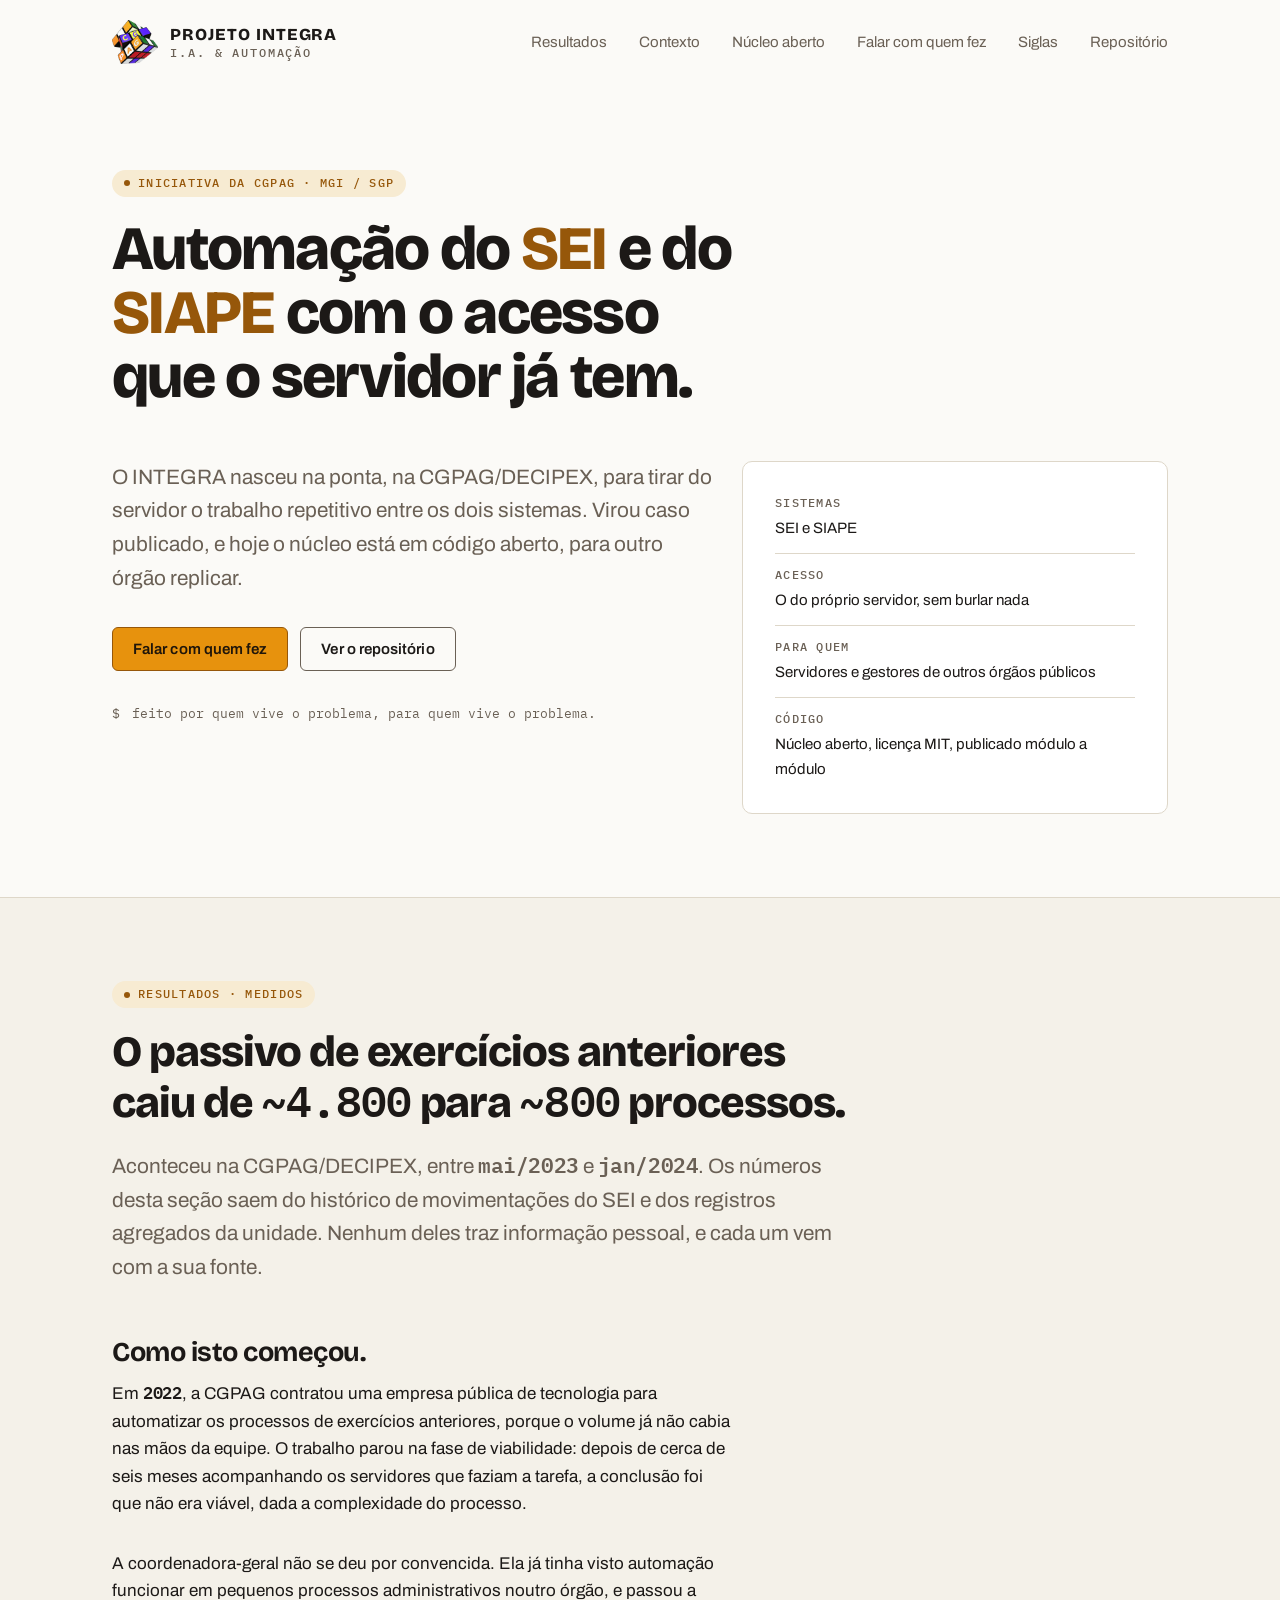
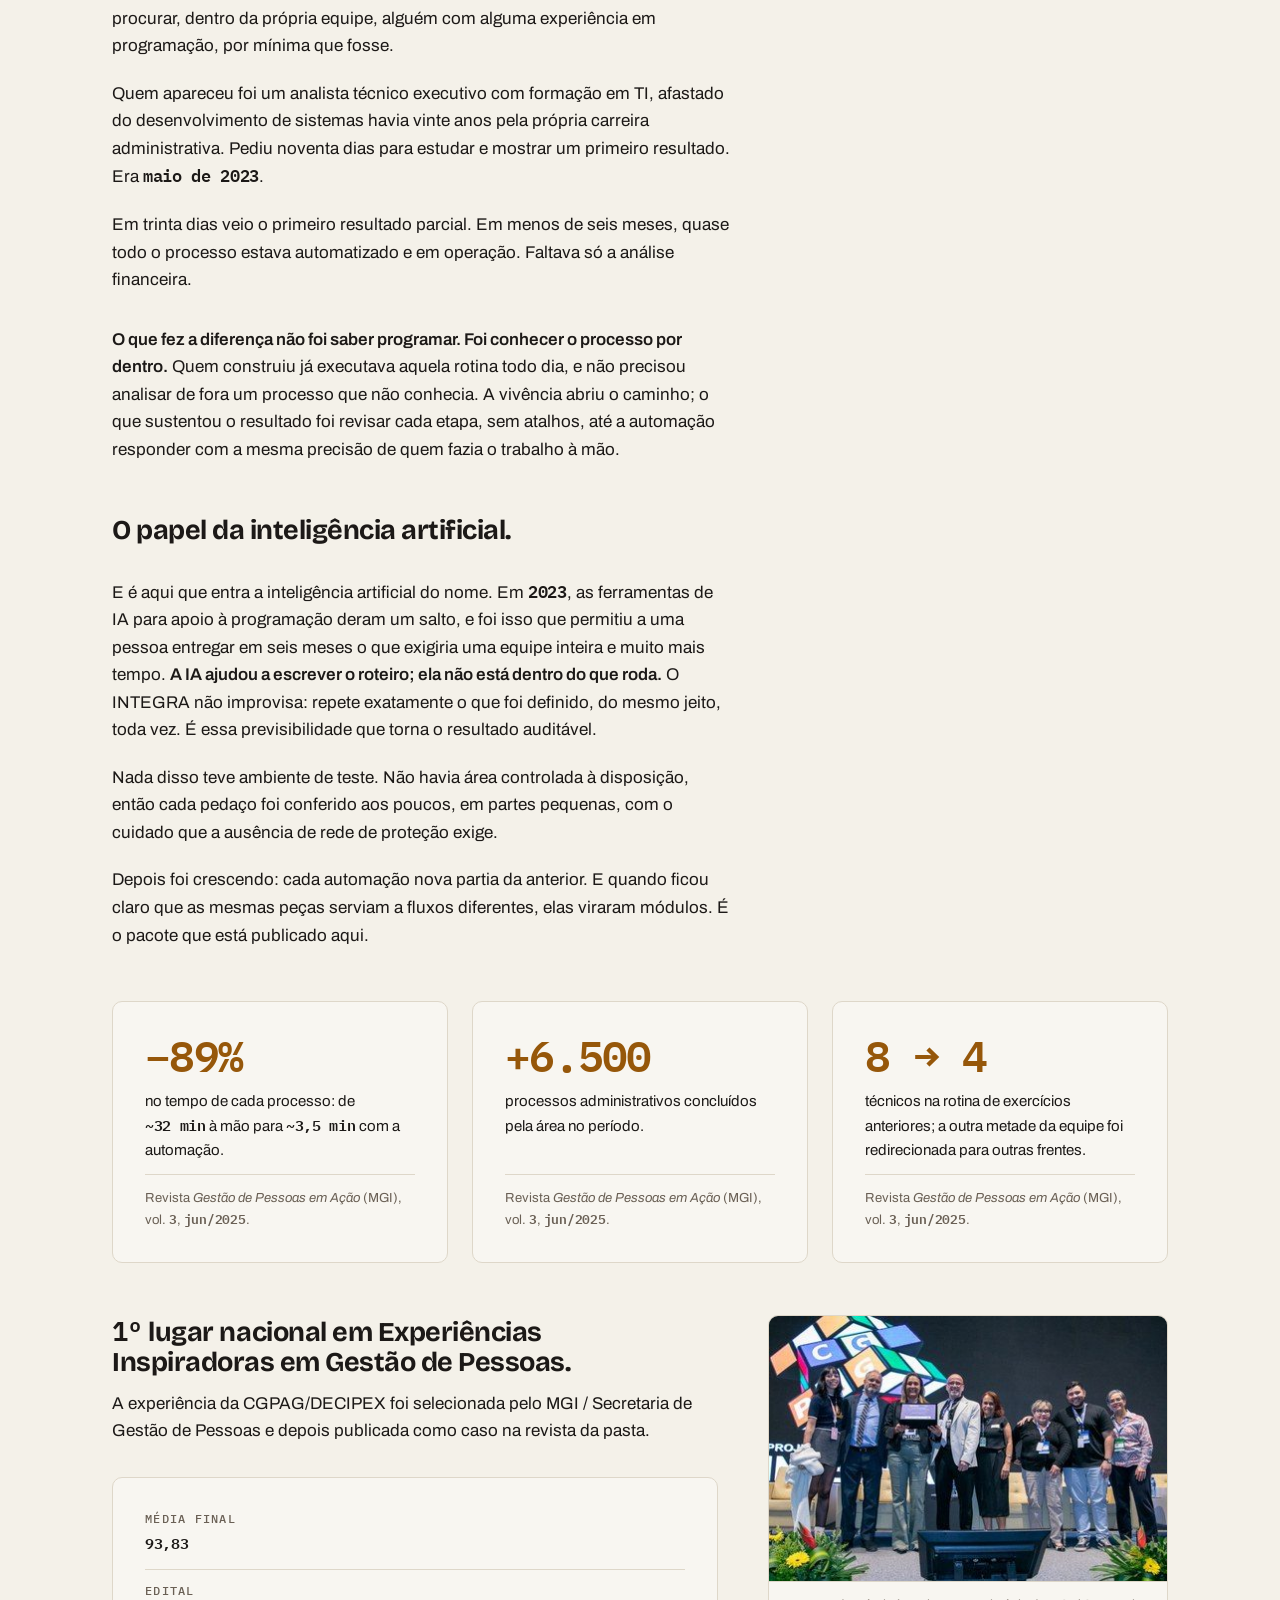
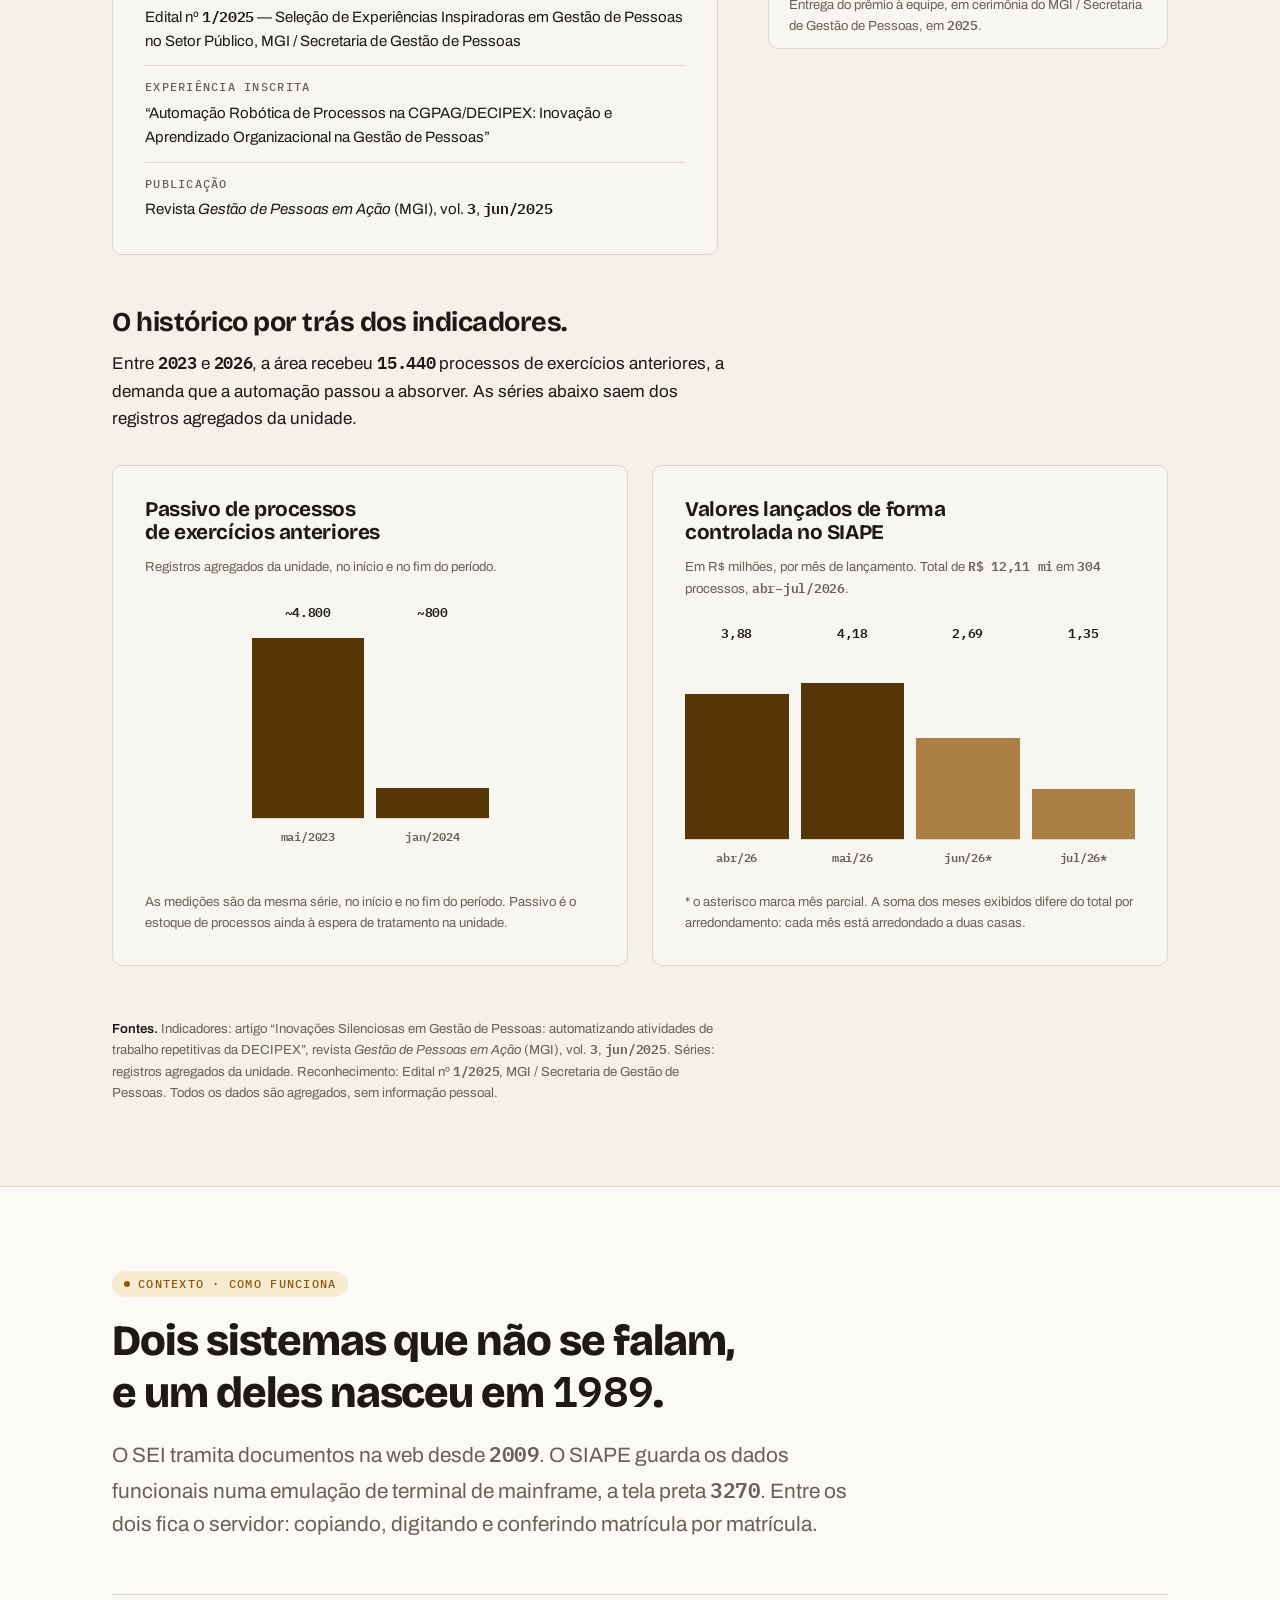
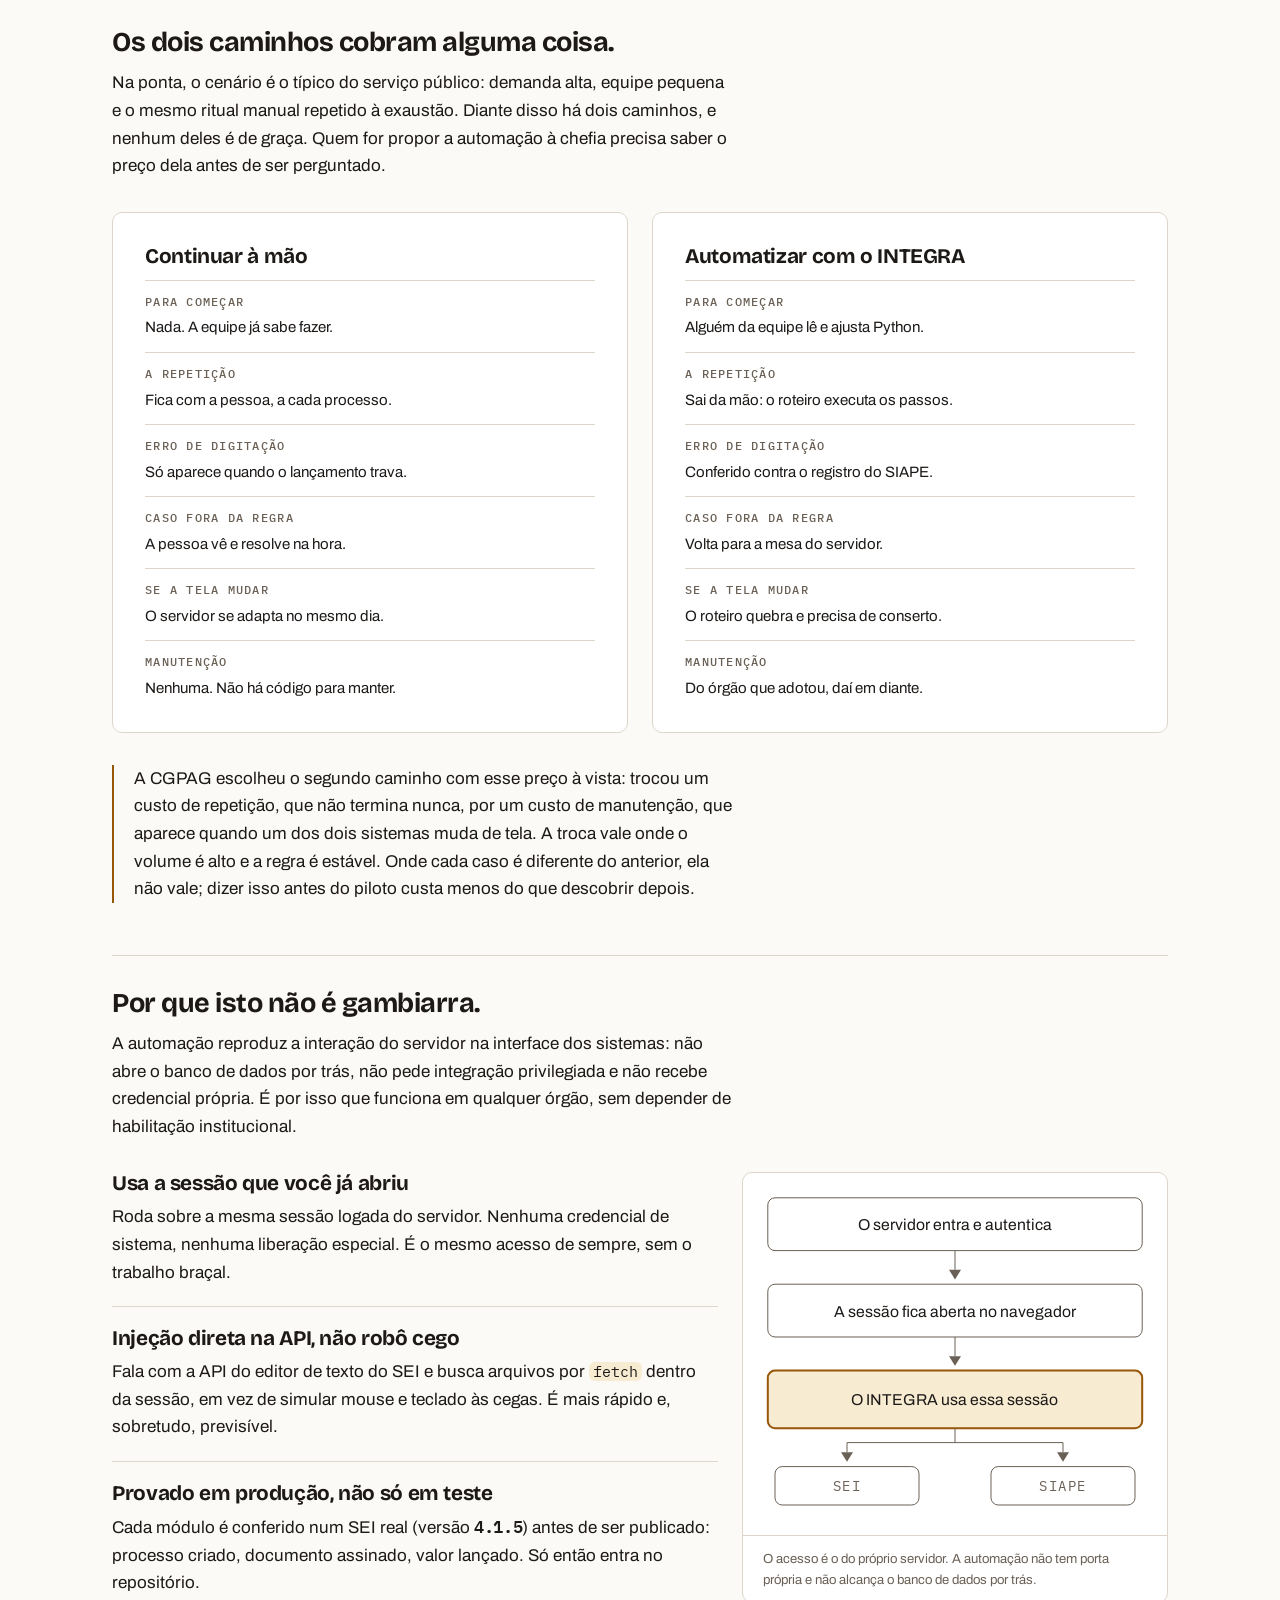
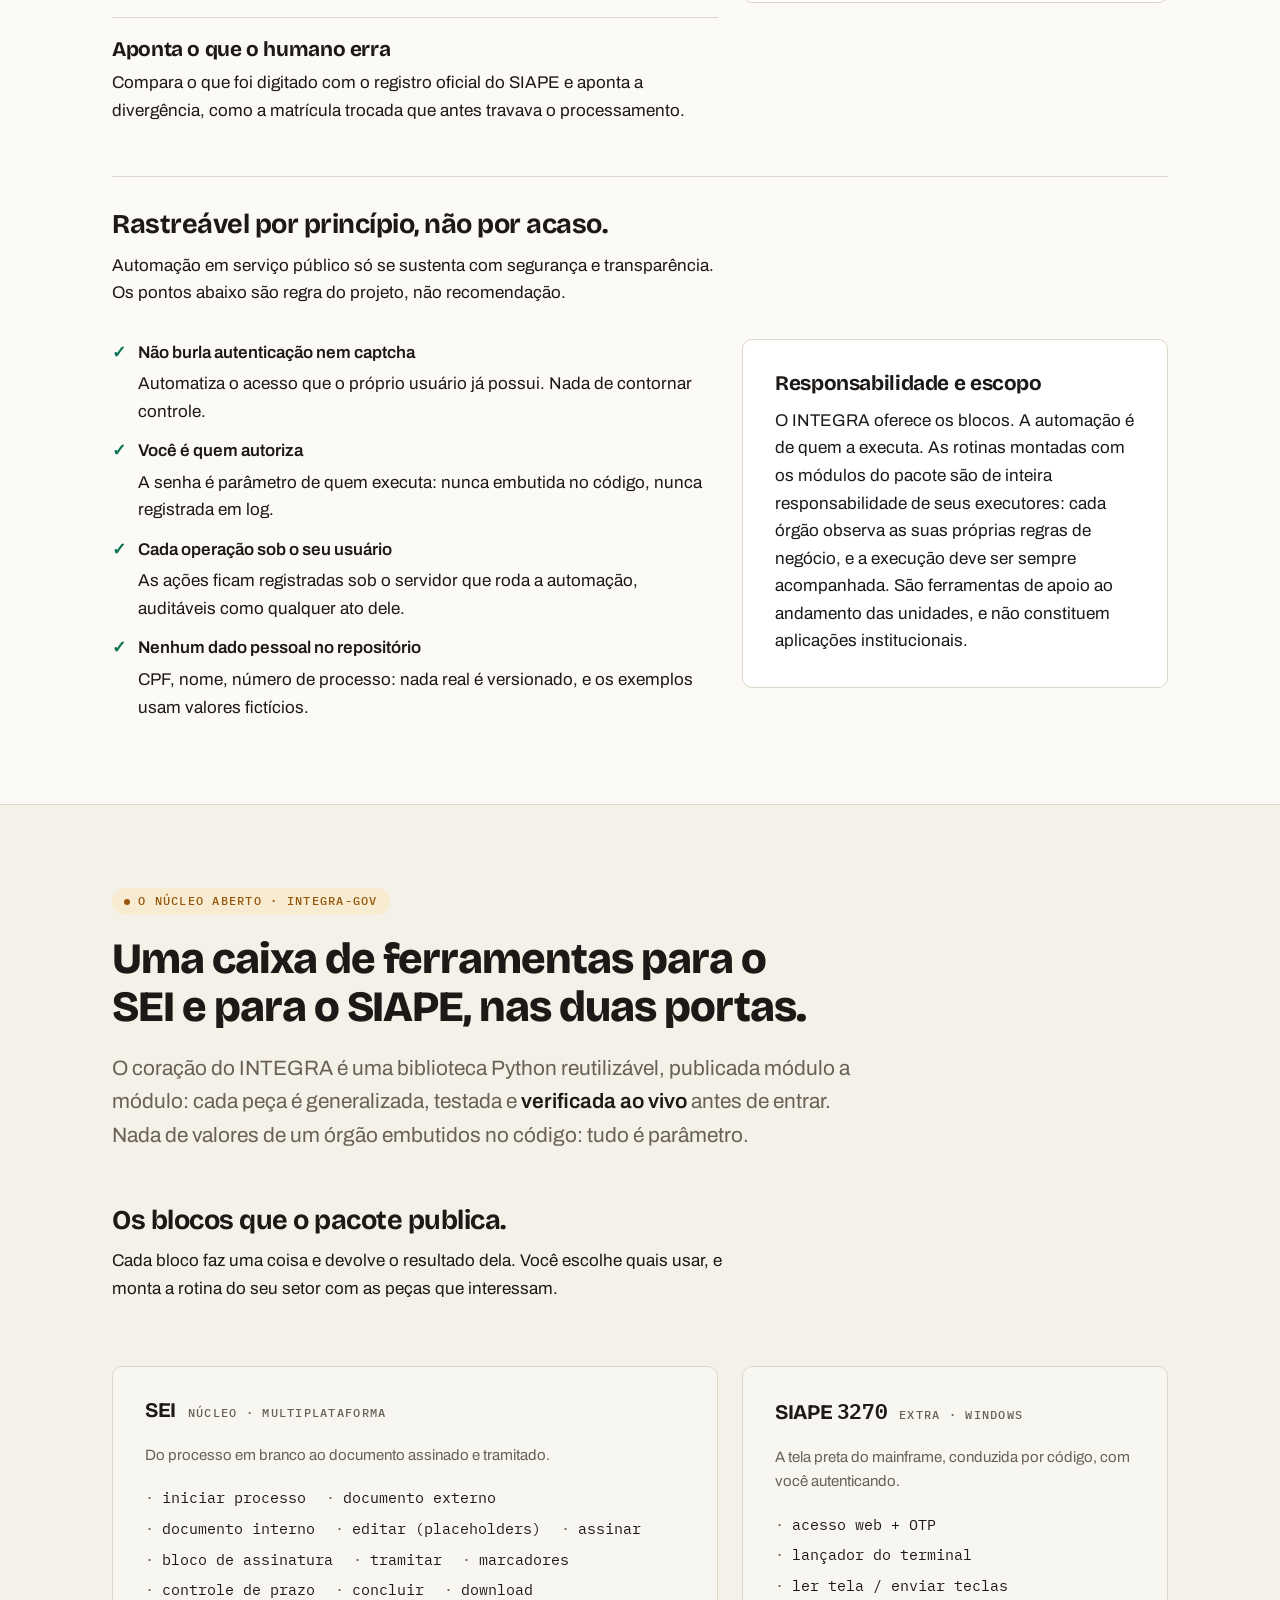
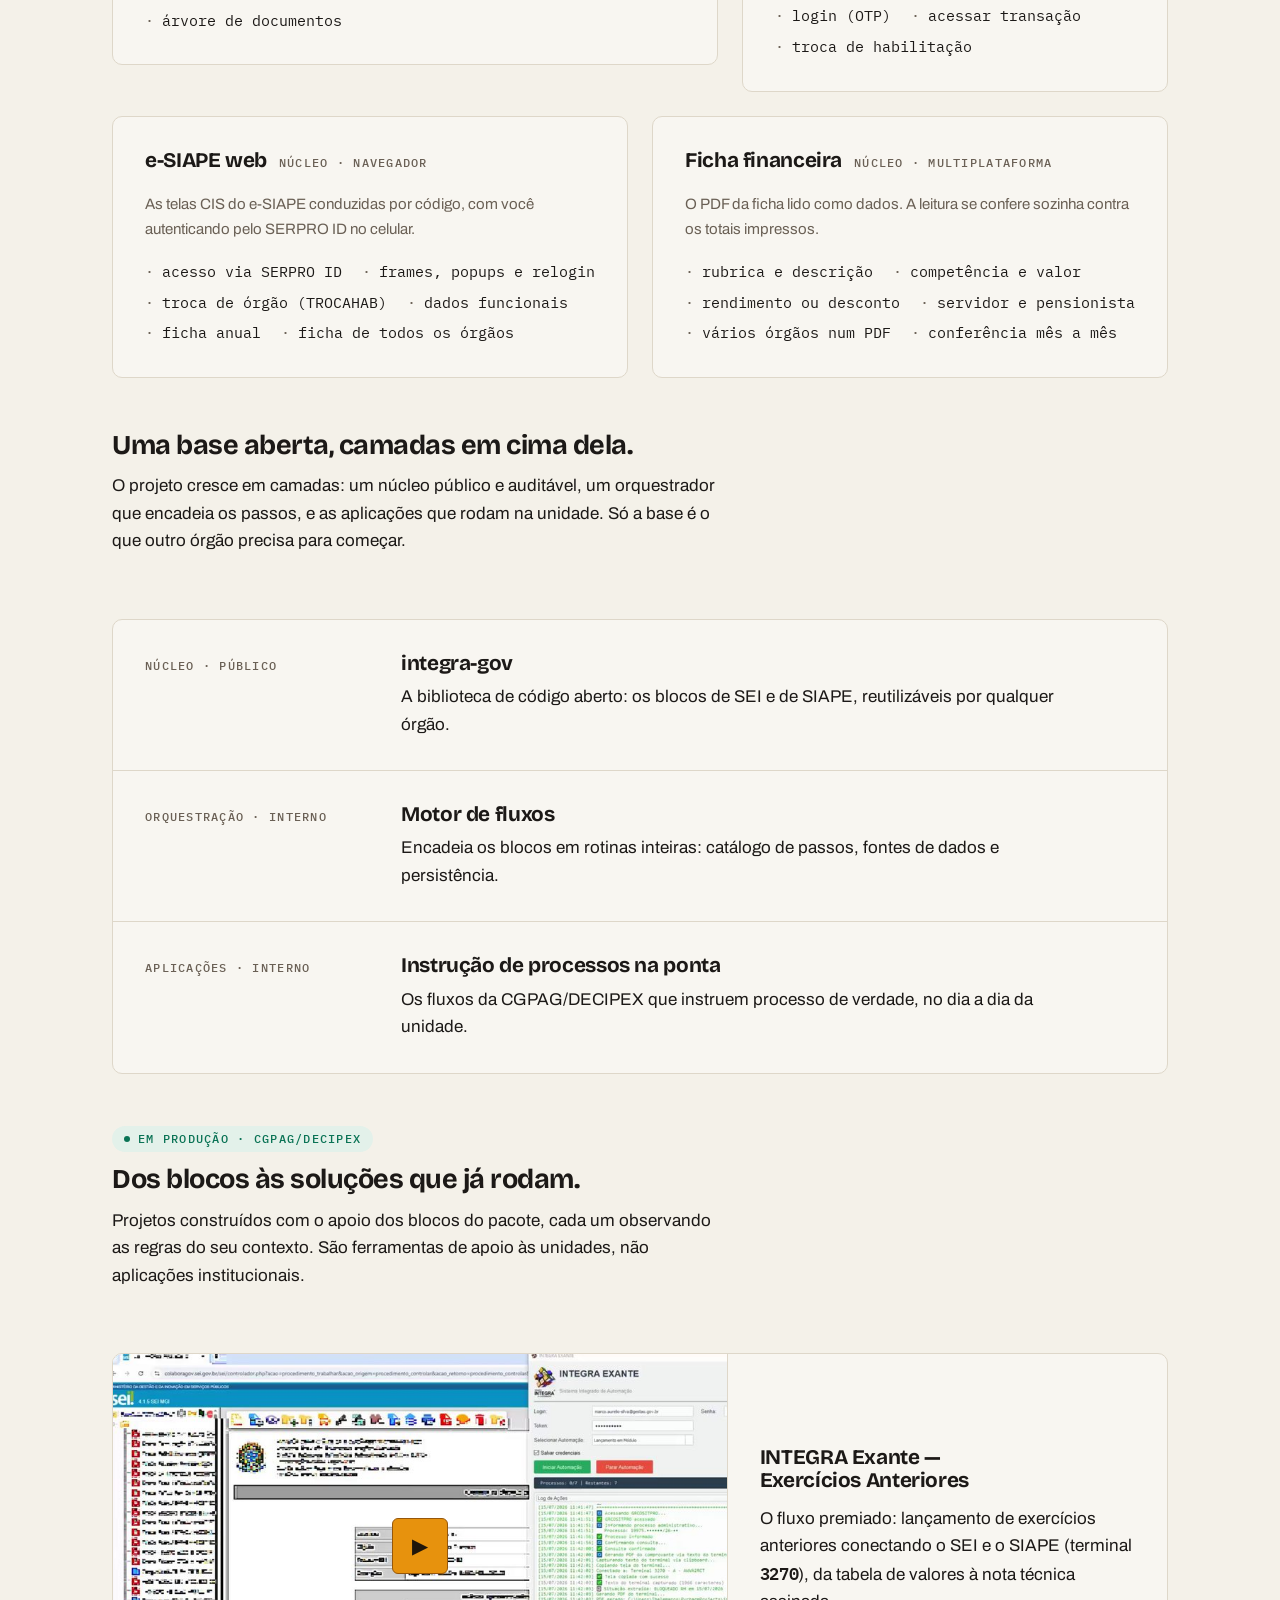
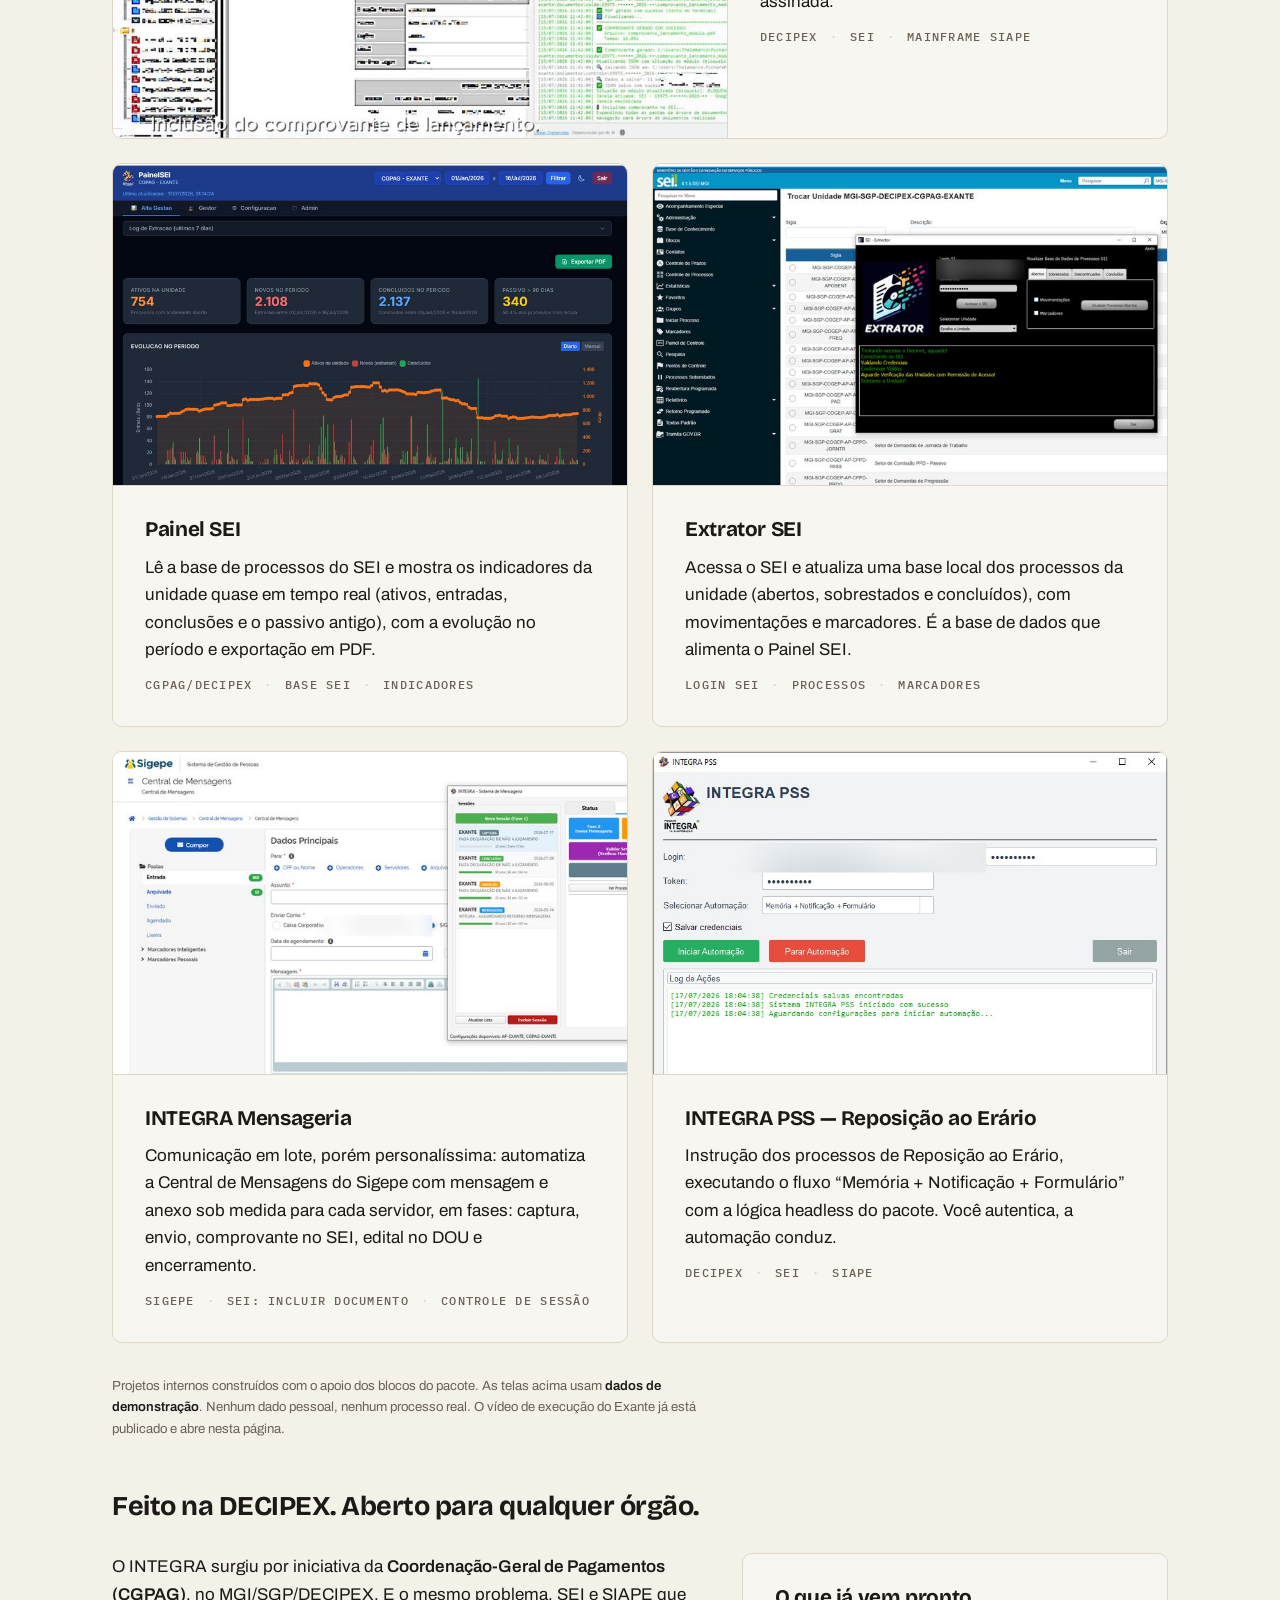
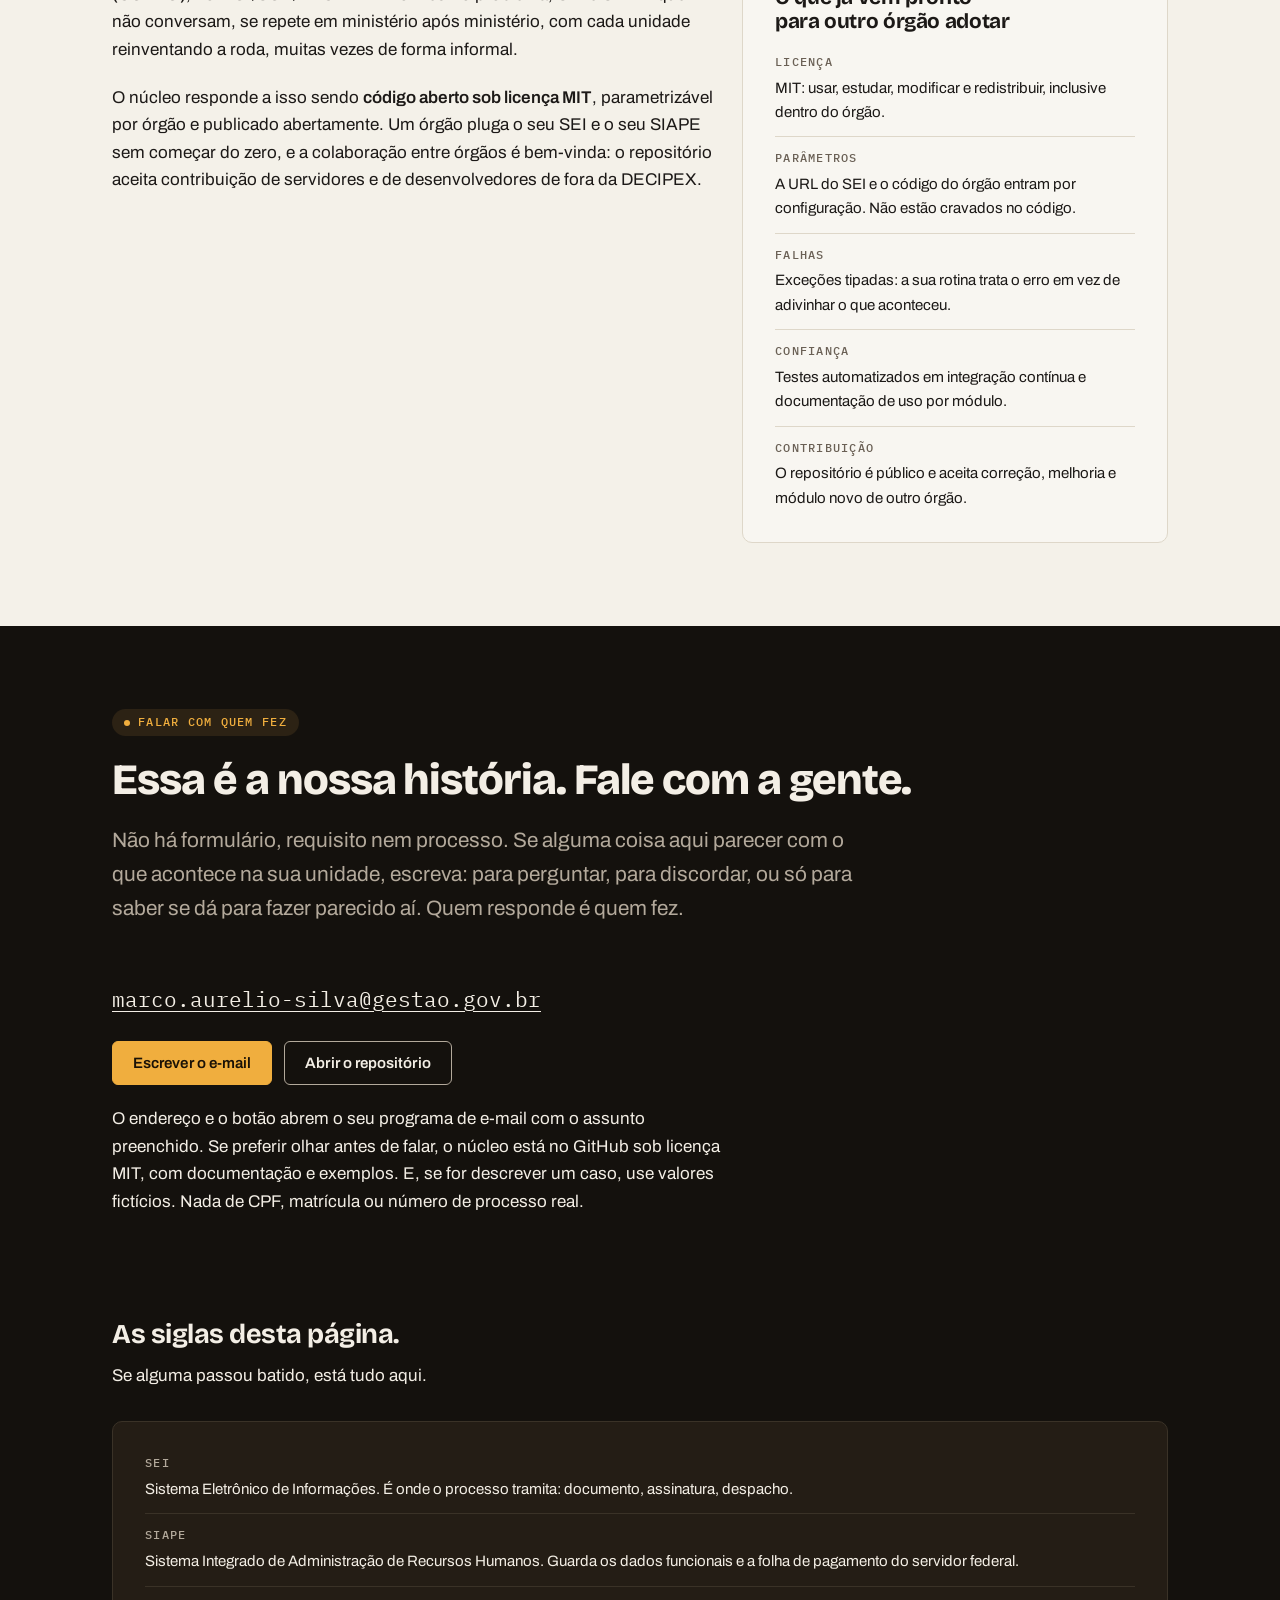
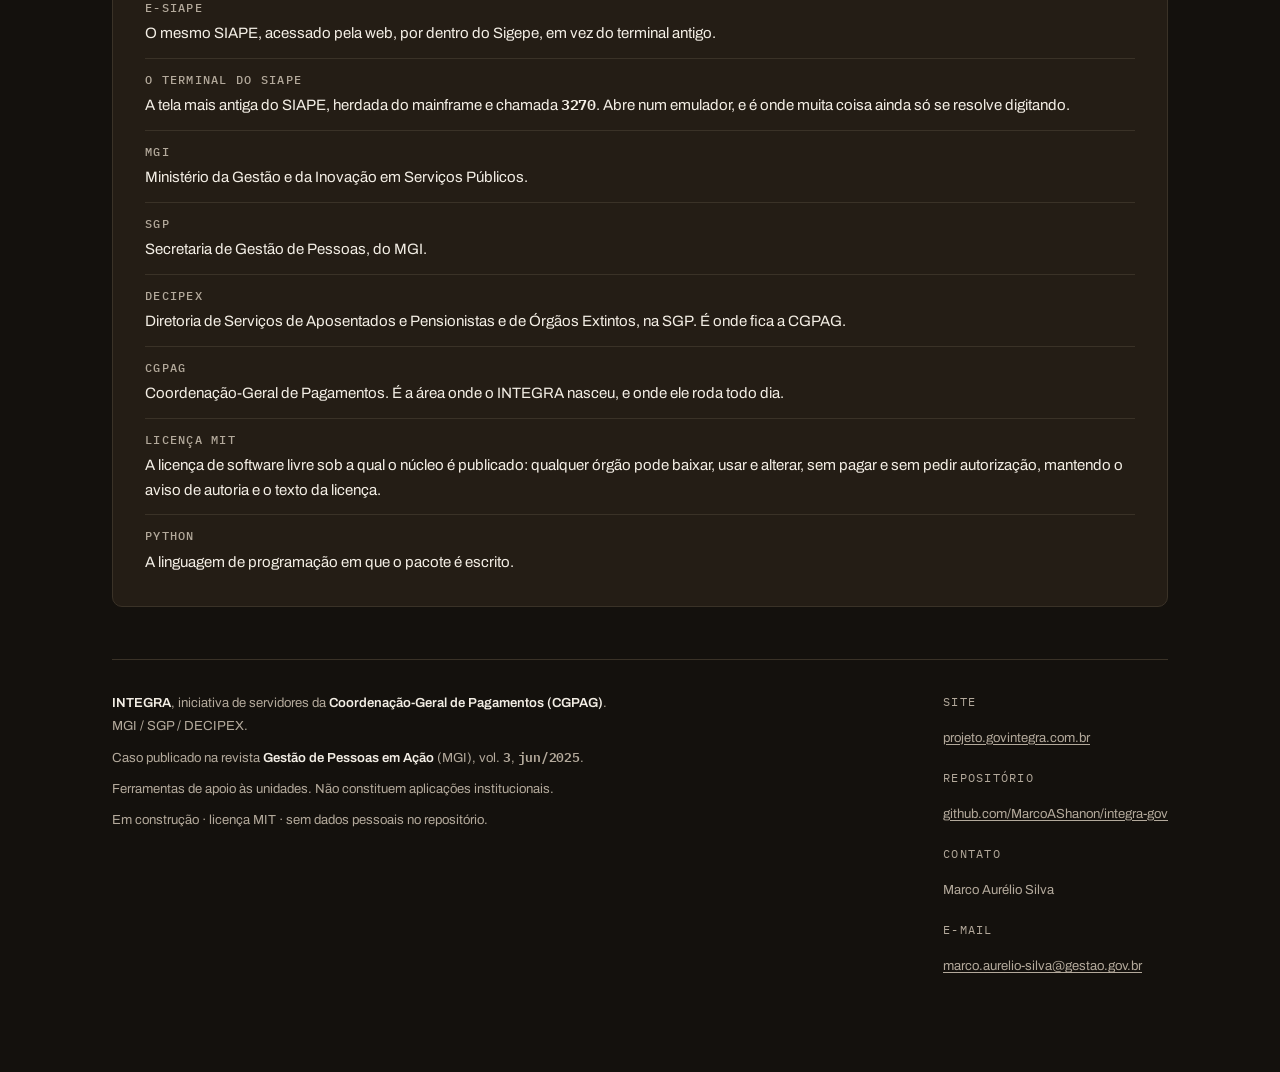
<file: site/index.html>
<!doctype html>
<html lang="pt-BR">
<head>
<!-- Apenas o CONTEUDO da cabeca do documento: a tag que o envolve e
     emitida por site/montar.py, nao por este arquivo. -->
<meta charset="utf-8">
<meta name="viewport" content="width=device-width, initial-scale=1">
<!-- Marca que o JS esta vivo, ANTES de qualquer pintura. O .rise do
     sistema so esconde o bloco sob .js: sem este script, nada se
     esconde, e a pagina inteira nasce visivel mesmo com JS bloqueado.
     Inline e sincrono de proposito — um arquivo externo ou um defer
     deixaria uma piscada de conteudo escondido. -->
<script>document.documentElement.className+=" js";</script>
<title>INTEGRA — automação do SEI e do SIAPE, feita por servidores</title>
<meta name="description" content="Automação que conecta o SEI e o SIAPE usando o acesso do próprio servidor — sem burlar nada. 1º lugar em Experiências Inspiradoras em Gestão de Pessoas (MGI/SGP, 2025), −89% no tempo por processo. Núcleo open-source (MIT).">
<meta name="author" content="Marco Aurélio Silva — CGPAG · MGI/SGP/DECIPEX">
<link rel="canonical" href="https://projeto.govintegra.com.br/">
<link rel="icon" type="image/png" href="assets/img-01-fe4b5613.png">
<meta name="color-scheme" content="light dark">
<meta name="theme-color" content="#FBFAF7" media="(prefers-color-scheme: light)">
<meta name="theme-color" content="#14110D" media="(prefers-color-scheme: dark)">

<!-- Open Graph — textos preservados de site/original/index-slim.html, com
     UMA divergencia deliberada: o indicador e −89%, e nao o −90% do
     original. (32 − 3,5)/32 = −89,06%, e o −90% era arredondamento para
     CIMA. Decisao do usuario: numa pagina cujo apelo e que os numeros sao
     medidos e citam a fonte, um ponto percentual nao vale o custo. Aparece
     nas tres descricoes (description, og:description, twitter:description)
     e tem de bater com o numero visivel da fatia 02. NAO restaurar. -->
<meta property="og:type" content="website">
<meta property="og:site_name" content="Projeto INTEGRA">
<meta property="og:locale" content="pt_BR">
<meta property="og:url" content="https://projeto.govintegra.com.br/">
<meta property="og:title" content="INTEGRA — automação do SEI e do SIAPE, feita por servidores">
<meta property="og:description" content="Automação que conecta o SEI e o SIAPE usando o acesso do próprio servidor — sem burlar nada. 1º lugar em Experiências Inspiradoras em Gestão de Pessoas (MGI/SGP, 2025), −89% no tempo por processo. Núcleo open-source (MIT).">
<meta property="og:image" content="https://projeto.govintegra.com.br/og-image.png">
<meta property="og:image:width" content="1200">
<meta property="og:image:height" content="630">
<meta property="og:image:alt" content="Projeto INTEGRA — automação do SEI e do SIAPE, feita por servidores públicos">
<meta name="twitter:card" content="summary_large_image">
<meta name="twitter:title" content="INTEGRA — automação do SEI e do SIAPE, feita por servidores">
<meta name="twitter:description" content="Automação que conecta o SEI e o SIAPE usando o acesso do próprio servidor — sem burlar nada. 1º lugar em Experiências Inspiradoras em Gestão de Pessoas (MGI/SGP, 2025), −89% no tempo por processo. Núcleo open-source (MIT).">
<meta name="twitter:image" content="https://projeto.govintegra.com.br/og-image.png">

<!-- Unica dependencia de rede da pagina. display=swap: sem ele o texto
     fica invisivel enquanto a fonte carrega. -->
<link rel="preconnect" href="https://fonts.googleapis.com">
<link rel="preconnect" href="https://fonts.gstatic.com" crossorigin>
<link rel="stylesheet" href="https://fonts.googleapis.com/css2?family=Archivo:wght@400..600&family=Bricolage+Grotesque:wght@600..800&family=IBM+Plex+Mono:wght@400;500;600&display=swap">
<style>
/* ===== 00-sistema ===== */
/* =====================================================================
   INTEGRA — sistema visual da landing (fatia 0)
   Contrato em prosa: site/parts/contrato.md — leia antes de usar.

   Este arquivo declara TOKENS e PRIMITIVAS. Nao ha nenhuma regra de
   secao aqui. As fatias 01..05 apenas CONSOMEM o que esta abaixo:
   nao redeclaram token, nao abrem bloco :root, nao redefinem primitiva.
   ===================================================================== */

:root{
  color-scheme:light dark;

  /* ---------------- tipografia ----------------
     Tres familias, tres papeis. A primeira de cada pilha vem do Google
     Fonts (o <link> esta em head.html); as demais sao a rede de queda.
     A ordem da queda do display foi MEDIDA, nao suposta: a 100px/800, a
     altura-de-x do Bricolage Grotesque e 53, a do Segoe UI 50 (-6%) e a
     do Helvetica Neue 45 (-15%). Segoe UI vem primeiro por ser a queda
     mais parecida — e, em Windows, a que de fato renderiza. */
  --font-display:"Bricolage Grotesque","Segoe UI","Helvetica Neue",Arial,sans-serif;
  --font-corpo:"Archivo","Segoe UI","Helvetica Neue",Arial,sans-serif;
  --font-mono:"IBM Plex Mono",ui-monospace,"Cascadia Mono",Consolas,"Liberation Mono",monospace;

  /* escala tipografica — OITO degraus, nenhum degrau livre.
     t-1 micro-rotulo | t-2 legenda | t-3 texto secundario e botao
     t-4 corpo | t-5 lede | t-6 h3 | t-7 h2 e numero grande | t-8 h1 */
  --t-1:.72rem;
  --t-2:.82rem;
  --t-3:.94rem;
  --t-4:1.0625rem;
  --t-5:1.3rem;
  --t-6:clamp(1.4rem, 1.22rem + .7vw, 1.7rem);
  --t-7:clamp(1.85rem, 1.3rem + 2.4vw, 2.7rem);
  --t-8:clamp(2.35rem, 1.5rem + 3.8vw, 3.85rem);

  --lh-marca:1.02;
  --lh-titulo:1.12;
  --lh-corpo:1.62;

  /* ---------------- espacamento ----------------
     Fibonacci a partir de 4px. Nenhum valor de margem ou padding fora
     desta escala nas fatias. */
  --e-1:4px;
  --e-2:8px;
  --e-3:12px;
  --e-4:20px;
  --e-5:32px;
  --e-6:52px;
  --e-7:84px;
  --e-8:136px;

  /* ---------------- grade de 12 colunas ----------------
     --col-N e a largura de N colunas MAIS as calhas entre elas, em % do
     container (.wrap). Serve de max-width, width ou flex-basis. Para
     layout em grade use a primitiva .grid + grid-column:span N. */
  --maxw:1120px;
  --calha:24px;
  --col-1:calc((100% - 11 * var(--calha)) / 12);
  --col-2:calc(var(--col-1) * 2 + var(--calha) * 1);
  --col-3:calc(var(--col-1) * 3 + var(--calha) * 2);
  --col-4:calc(var(--col-1) * 4 + var(--calha) * 3);
  --col-5:calc(var(--col-1) * 5 + var(--calha) * 4);
  --col-6:calc(var(--col-1) * 6 + var(--calha) * 5);
  --col-7:calc(var(--col-1) * 7 + var(--calha) * 6);
  --col-8:calc(var(--col-1) * 8 + var(--calha) * 7);
  --col-9:calc(var(--col-1) * 9 + var(--calha) * 8);
  --col-10:calc(var(--col-1) * 10 + var(--calha) * 9);
  --col-11:calc(var(--col-1) * 11 + var(--calha) * 10);
  --col-12:100%;

  /* ---------------- raios ----------------
     10px/6px: quina de instrumento, nao de cartao de aplicativo. */
  --raio:10px;
  --raio-s:6px;

  /* ---------------- empilhamento ----------------
     Tres camadas, e so estas. Nenhuma fatia escreve z-index cru. */
  --z-topo:100;
  --z-lightbox:200;
  --z-skip:999;

  /* ---------------- movimento ---------------- */
  --tempo:.22s;
  --tempo-lento:.6s;
  --curva:cubic-bezier(.2,.7,.2,1);

  /* ---------------- cor — TEMA CLARO ----------------
     Razoes de contraste medidas pela formula WCAG estao na tabela do
     contrato. Todo par texto/fundo daqui passa AA. */
  --bg:#FBFAF7;          /* ecru: fundo da pagina e das faixas impares */
  --fundo-alt:#F4F1E9;   /* ecru fundo: faixas pares */
  --fundo-tinta:#14110D; /* tinta: a faixa de conversao */
  --surface:#FFFFFF;     /* papel do cartao, sempre acima da faixa */
  --text:#1C1917;
  --text-soft:#6A6055;
  --border:#DED7C9;      /* fio de cabelo — DECORATIVO, ver contrato */
  --acento:#E7920D;      /* ambar de preenchimento */
  --acento-ink:#96570A;  /* ambar de TEXTO e de contorno */
  --acento-soft:#F7EBD2; /* tinta clara de ambar, fundo de .pill */
  --on-acento:#20160A;   /* texto sobre --acento */
  --ok:#0A7355;          /* esmeralda: SINAL DE ESTADO, nunca acento */
  --ok-soft:#E3F1EA;
  /* rampa de dados: uma RAMPA DE INTENSIDADE de verdade, no matiz
     ambar. Os tres niveis se separam em luminancia (ver contrato 6.6),
     nao em matiz — por isso sobrevivem ao daltonismo e a impressao em
     preto e branco. */
  --dado:#563506;        /* serie cheia — o nivel mais escuro */
  --dado-neutro:#695E54; /* referencia / cenario manual — meio, dessaturado */
  --dado-fraco:#AA8046;  /* periodo parcial — o nivel mais claro */

  /* Superficies que dependem da FAIXA, nao so do tema. Moram aqui, e nao
     dentro de .faixa.alt/.faixa.tinta, por um motivo aprendido a duras
     penas: uma regra de faixa declarada duas vezes (uma no @media escuro,
     outra fora) tem a mesma especificidade, e a de baixo vence NOS DOIS
     TEMAS. Foi assim que o cartao das faixas pares virou papel branco
     dentro da faixa escura. Token so se declara em :root, onde o @media
     escuro ja e a autoridade — e a regra da faixa passa a ser unica. */
  --surface-alt:#F8F6F1;   /* cartao sobre --fundo-alt */
  --tinta-fundo-alt:#1B1711;
  --tinta-surface:#241D15;
  --tinta-border:#3A3227;
}

/* A faixa de tinta troca a ESCALA inteira dentro dela, para que toda
   primitiva (cartao, botao, pilula, fio) continue valendo la dentro sem
   a fatia precisar saber de nada. */
.faixa.tinta{
  --bg:var(--fundo-tinta);
  --fundo-alt:var(--tinta-fundo-alt);
  --surface:var(--tinta-surface);
  --text:#F3EEE5;
  --text-soft:#B3A99B;
  --border:var(--tinta-border);
  --acento:#F0AE3E;
  --acento-ink:#F0AE3E;
  --acento-soft:#2C2214;
  --on-acento:#1A1206;
  --ok:#45CBA0;
  --ok-soft:#10271E;
  --dado:#EFD7AF;
  --dado-neutro:#ABA69C;
  --dado-fraco:#92764F;
}

/* ---------------- cor — TEMA ESCURO ----------------
   Todo token abaixo JA tem definicao no tema claro; aqui so muda de
   valor. Nenhum token nasce dentro deste bloco. */
@media (prefers-color-scheme:dark){
  :root{
    --bg:#14110D;
    --fundo-alt:#201B14;
    --fundo-tinta:#2A2318;
    --surface:#241D15;
    --text:#F3EEE5;
    --text-soft:#B3A99B;
    --border:#3A3227;
    --acento:#F0AE3E;
    --acento-ink:#F0AE3E;
    --acento-soft:#2C2214;
    --on-acento:#1A1206;
    --ok:#45CBA0;
    --ok-soft:#10271E;
    --dado:#EFD7AF;
    --dado-neutro:#ABA69C;
    --dado-fraco:#92764F;
    /* as superficies de faixa, no escuro. Antes isto era uma regra
       .faixa.alt aqui dentro, que a regra .faixa.alt de baixo
       sobrescrevia nos dois temas — o defeito F4. */
    --surface-alt:#2D2720;
    --tinta-fundo-alt:#352C1F;
    --tinta-surface:#352C1F;
    --tinta-border:#4A4030;
  }
}

/* =====================================================================
   BASE
   ===================================================================== */
*,*::before,*::after{box-sizing:border-box}

/* a fonte fica em html E em body — nunca so num conteiner. A pagina no
   ar aplica a familia num .wrap, e por isso html e body computam
   "Times New Roman": qualquer texto que escape do conteiner cai no
   serifado do navegador. */
html{
  background:var(--bg);
  font-family:var(--font-corpo);
  scroll-behavior:smooth;
  -webkit-text-size-adjust:100%;
}

body{
  margin:0;
  background:var(--bg);
  color:var(--text);
  font-family:var(--font-corpo);
  font-size:var(--t-4);
  line-height:var(--lh-corpo);
  -webkit-font-smoothing:antialiased;
  text-rendering:optimizeLegibility;
}

h1,h2,h3,h4{
  margin:0;
  font-family:var(--font-display);
  font-weight:700;
  line-height:var(--lh-titulo);
  letter-spacing:-.018em;
  text-wrap:balance;
}
h1{font-size:var(--t-8);font-weight:800;letter-spacing:-.028em;line-height:1.04}
h2{font-size:var(--t-7);font-weight:800;letter-spacing:-.024em}
h3{font-size:var(--t-6)}
h4{font-size:var(--t-5)}

p{margin:0}
a{color:inherit;text-decoration:none}
img{max-width:100%;height:auto}
b,strong{font-weight:600;color:var(--text)}
/* o default do navegador (1em de margem, 40px de recuo) nao sai da
   escala de espacamento sozinho — sai aqui. */
ul,ol{margin:0;padding-inline-start:var(--e-4)}
li{margin:0}
li + li{margin-top:var(--e-2)}
figure,blockquote,dl,dd{margin:0}
table{border-collapse:collapse;width:100%}
th,td{text-align:left;padding:0}

/* foco visivel unico da pagina: contorno em ambar de texto, que mede
   5,49:1 sobre o ecru e 8,58:1 dentro da faixa de tinta. */
:where(a,button,summary,video,[tabindex]):focus-visible{
  outline:2px solid var(--acento-ink);
  outline-offset:3px;
  border-radius:var(--raio-s);
}

/* =====================================================================
   PRIMITIVAS
   ===================================================================== */

/* .wrap — o container. Toda faixa tem exatamente um. */
.wrap{
  width:100%;
  max-width:var(--maxw);
  margin-inline:auto;
  padding-inline:var(--e-5);
}

/* .faixa — o ritmo vertical e o fundo da secao. A fatia NUNCA declara
   padding vertical nem background na propria <section>. */
.faixa{
  position:relative;
  padding-block:clamp(var(--e-6), 6.5vw, var(--e-8));
  background:var(--bg);
  color:var(--text);
}
.faixa + .faixa{border-top:1px solid var(--border)}
.faixa.alt{background:var(--fundo-alt);--surface:var(--surface-alt)}
.faixa.tinta{background:var(--fundo-tinta)}
/* entre uma faixa clara e a faixa de tinta a propria troca de cor ja
   separa: o fio ali viraria sujeira. */
.faixa.tinta + .faixa,
.faixa + .faixa.tinta{border-top:0}

/* .grid — a grade de 12 colunas. Os filhos usam grid-column:span N. */
.grid{
  display:grid;
  grid-template-columns:repeat(12,minmax(0,1fr));
  gap:var(--calha);
  align-items:start;
}

/* .abertura — o bloco que abre TODA faixa: pilula, titulo, lede. Mora no
   sistema porque as cinco fatias abrem do mesmo jeito; se cada uma
   compusesse o proprio cabecalho, a costura apareceria na montagem. */
.abertura{
  display:flex;
  flex-direction:column;
  align-items:flex-start;
  gap:var(--e-4);
  /* medida em rem, nao em --col-N: --col-N e percentual e resolve
     contra o bloco contenedor, entao uma .abertura dentro de uma
     celula de grade encolheria sem erro visivel. */
  max-width:52rem;
}

/* .sub — a abertura de SUBSECAO: o h3 e, opcionalmente, o paragrafo que
   o segue. A .abertura fixa o topo da FAIXA; isto fixa o segundo nivel,
   que era a unica costura que sobrou na pagina montada: h3 -> paragrafo
   media 12px numa fatia, 20px em duas e 32px noutra, e a medida de
   leitura tinha tres bordas direitas (604, 623 e 643px).

   Os tres numeros ficam fixos aqui: 12px entre o h3 e o seu paragrafo
   (titulo e o texto dele sao um bloco so), 32px ate o conteudo que vem
   depois, e 62ch de medida — a mesma do .lede, para que blocos de mesmo
   tamanho de letra partilhem a borda direita. */
.sub{
  display:flex;
  flex-direction:column;
  align-items:flex-start;
  gap:var(--e-3);
  max-width:62ch;
  margin-bottom:var(--e-5);
}

/* .lede — o paragrafo de abertura, um degrau acima do corpo. */
.lede{
  color:var(--text-soft);
  font-size:var(--t-5);
  line-height:var(--lh-corpo);
  max-width:62ch;
}

/* .link — link dentro de texto corrido. */
.link{
  color:var(--acento-ink);
  text-decoration:underline;
  text-underline-offset:.18em;
  text-decoration-thickness:1px;
  transition:text-decoration-thickness var(--tempo) var(--curva);
}
.link:hover{text-decoration-thickness:2px}

/* .link-neutro — link que HERDA a cor do bloco e se marca so pelo
   sublinhado. Existe para o caso que as duas saidas do 8.3-c nao cobrem:
   bloco que e --text-soft POR PRIMITIVA (o .rodape, uma figcaption) e
   que mesmo assim precisa de links. Ali um link em --acento-ink mediria
   1,07:1 contra o texto ao redor; herdando a cor, ele para de fingir que
   se distingue por cor e passa a se distinguir pelo que de fato
   funciona. E o que o HTML sem CSS ja fazia. */
.link-neutro{
  color:inherit;
  text-decoration:underline;
  text-underline-offset:.18em;
  text-decoration-thickness:1px;
  transition:text-decoration-thickness var(--tempo) var(--curva);
}
.link-neutro:hover{text-decoration-thickness:2px}

/* .topo — a barra da marca + navegacao, no alto do hero. NAO e
   grudenta: a pagina e curta, tem um CTA so, e uma barra fixa teria de
   negociar fundo com cada faixa. Por isso --z-topo quase nunca importa. */
.topo{
  display:flex;
  align-items:center;
  justify-content:space-between;
  gap:var(--e-4);
  padding-block:var(--e-4);
  position:relative;
  z-index:var(--z-topo);
}
.nav{
  display:flex;
  align-items:center;
  flex-wrap:wrap;
  gap:var(--e-3) var(--e-5);
  font-size:var(--t-3);
}
/* o link de navegacao e texto pequeno: a altura de toque vem da caixa,
   nao do tamanho da letra. 44px de caixa dentro de um .topo que ja tem
   44px de marca — ou seja, area de toque cheia sem mexer no desenho. */
.nav a{
  display:inline-flex;
  align-items:center;
  min-height:44px;
  color:var(--text-soft);
  transition:color var(--tempo) var(--curva);
}
.nav a:hover{color:var(--acento-ink)}

/* .acoes — o grupo de botoes. Existe porque .btn vira largura total
   abaixo de 768px, e isso so funciona se o contêiner virar coluna. */
.acoes{
  display:flex;
  flex-wrap:wrap;
  align-items:center;
  gap:var(--e-3);
}

/* .tabela — regua entre linhas, cabecalho em mono. */
.tabela{font-size:var(--t-3)}
.tabela th{
  font-family:var(--font-mono);
  font-size:var(--t-1);
  font-weight:500;
  letter-spacing:.11em;
  text-transform:uppercase;
  color:var(--text-soft);
  padding:var(--e-2) var(--e-3);
  border-bottom:1px solid var(--border);
}
.tabela td{padding:var(--e-3);border-bottom:1px solid var(--border)}
.tabela tr:last-child td{border-bottom:0}
.tabela .num{white-space:nowrap}

/* .figura — imagem com legenda FORA da imagem (regra do 6.4). */
.figura{
  background:var(--surface);
  border:1px solid var(--border);
  border-radius:var(--raio);
  overflow:hidden;
}
.figura img{display:block;width:100%}
.figura figcaption{
  padding:var(--e-3) var(--e-4);
  border-top:1px solid var(--border);
  font-size:var(--t-2);
  color:var(--text-soft);
}

/* .lista-ok — a lista de garantias. O unico outro lugar do --ok. */
.lista-ok{list-style:none;margin:0;padding:0;display:grid;gap:var(--e-3)}
.lista-ok li{display:flex;gap:var(--e-3);align-items:flex-start;margin:0}
.lista-ok li::before{
  content:"\2713";
  color:var(--ok);
  font-weight:700;
  flex:none;
}

/* .ficha — par rotulo/valor, para dados tecnicos. Combina com .card.
   Promovida da fatia 1, que a desenhou primeiro; mora aqui porque as
   outras fatias tem a mesma necessidade e inventariam cada uma a sua.

   <div class="card ficha">
     <dl>
       <div><dt>Sistemas</dt><dd>SEI e SIAPE</dd></div>
     </dl>
   </div>

   O <div> em volta de cada par nao e enfeite: <dl> nao permite agrupar
   dt+dd de outro jeito sem perder a semantica. */
.ficha dl{margin:0}
.ficha dl > div{
  display:flex;
  flex-direction:column;
  gap:var(--e-1);
  padding-block:var(--e-3);
  border-bottom:1px solid var(--border);
}
.ficha dl > div:first-child{padding-top:0}
.ficha dl > div:last-child{padding-bottom:0;border-bottom:0}
.ficha dt{
  font-family:var(--font-mono);
  font-size:var(--t-1);
  font-weight:500;
  letter-spacing:.11em;
  text-transform:uppercase;
  color:var(--text-soft);
}
.ficha dd{
  margin:0;
  font-size:var(--t-3);
  color:var(--text);
  line-height:var(--lh-corpo);
}

/* .rodape — o bloco institucional. Mora dentro da fatia 05. */
.rodape{
  margin-top:var(--e-6);
  padding-top:var(--e-5);
  border-top:1px solid var(--border);
  display:flex;
  flex-wrap:wrap;
  gap:var(--e-4) var(--e-6);
  justify-content:space-between;
  font-size:var(--t-2);
  color:var(--text-soft);
  line-height:1.75;
}

/* .so-com-js / .so-sem-js — a alavanca que faltava as fatias.

   Nenhuma fatia consegue condicionar CSS a classe `js`: o verificador
   exige que todo seletor comece pelo prefixo dela, e `html:not(.js)`
   vaza. Entao ou o sistema oferece isto, ou cada fatia deixa no ar um
   controle inerte (o botao de video sem JS) ou um controle duplicado (o
   link cru do MP4 aparecendo TAMBEM com JS). Sao os achados A2 e A6, e
   os dois morrem com a mesma primitiva.

   O padrao (sem a classe .js) mostra .so-sem-js e esconde .so-com-js —
   assim a rota que nao depende de script e a que sobrevive quando nada
   roda, inclusive num robo de previa de link. */
html:not(.js) .so-com-js{display:none !important}
.js .so-sem-js{display:none !important}

/* Duas consequencias do mesmo raciocinio que o sistema resolve sozinho,
   sem a fatia precisar marcar nada:

   1. sem JS a .trilha e um retangulo vazio de 188px com rotulos ao lado
      descrevendo barras que nao existem. O contrato promete "uma lista
      de numeros legivel" — entao a pista some e ficam os numeros, que
      ja estao na marcacao.
   2. sem JS o <button> do .proj[data-video] fica desenhado, focavel e
      inerte. O 9.3 garante que ha exatamente um; escondelo e correto.

   AS DUAS LEVAM !important, e isso nao e desleixo. Elas existem para a
   fatia NAO precisar lembrar de nada — e uma rede que a fatia precisa
   lembrar de nao derrubar nao e rede. Sem o !important, `html:not(.js)
   .trilha` pesa (0,2,0) e `html:not(.js) .proj[data-video] button` pesa
   (0,3,2): qualquer `#secao .algo`, que pesa (1,1,0), vence as duas. Foi
   o que aconteceu — `#oferta .play{display:inline-flex}` manteve o botao
   de video visivel sem JavaScript, com o CSS correto e o portao passando,
   e so apareceu porque alguem mediu o `display` computado em vez de
   confiar na regra. A checagem `rede:` do auditar_contrato.py cobra este
   !important em toda regra html:not(.js) deste arquivo. */
html:not(.js) .trilha{display:none !important}
html:not(.js) .proj[data-video] button{display:none !important}

/* .trilha — a pista de altura definida em que a .col cresce. A .col
   recebe height em %, entao a MAE DIRETA dela precisa ter altura
   propria, e sem os rotulos dentro. */
.trilha{
  display:flex;
  align-items:flex-end;
  width:100%;
  height:188px;
}

/* .card — painel de conteudo. Fio de cabelo, sem sombra. */
.card{
  background:var(--surface);
  border:1px solid var(--border);
  border-radius:var(--raio);
  padding:var(--e-5);
}
/* titulo dentro de cartao desce um degrau: --t-6 e a medida de um h3 que
   abre um bloco da faixa, e dentro de um cartao ele compete com o h2. Fica
   no sistema para as cinco fatias resolverem igual — a fatia 5 resolveu
   sozinha pondo o h3 em --t-5, e estava certa. */
.card h3{font-size:var(--t-5)}
a.card{display:block;transition:border-color var(--tempo) var(--curva)}
a.card:hover,a.card:focus-visible{border-color:var(--acento-ink)}

/* .btn — o unico controle da pagina. */
.btn{
  display:inline-flex;
  align-items:center;
  justify-content:center;
  gap:var(--e-2);
  font-family:var(--font-corpo);
  font-size:var(--t-3);
  font-weight:600;
  line-height:1;
  letter-spacing:.005em;
  padding:var(--e-3) var(--e-4);
  /* 44px e a medida de um dedo. Sem isto o botao fecha em 41px (12+15+12
     mais 2 de fio) e cada fatia conserta no proprio prefixo, com um valor
     diferente. A altura visual sobe 3px; a alternativa era cinco botoes
     de tamanhos distintos na mesma pagina. */
  min-height:44px;
  border:1px solid transparent;
  border-radius:var(--raio-s);
  cursor:pointer;
  text-align:center;
  transition:transform var(--tempo) var(--curva),
             border-color var(--tempo) var(--curva),
             color var(--tempo) var(--curva);
}
.btn-p{background:var(--acento);color:var(--on-acento);border-color:var(--acento-ink)}
.btn-p:hover{transform:translateY(-1px)}
.btn-s{background:transparent;color:var(--text);border-color:var(--text-soft)}
.btn-s:hover{transform:translateY(-1px);border-color:var(--acento-ink);color:var(--acento-ink)}

/* .pill — micro-rotulo de secao, em mono maiusculo. */
.pill{
  display:inline-flex;
  align-items:center;
  gap:var(--e-2);
  font-family:var(--font-mono);
  font-size:var(--t-1);
  font-weight:500;
  letter-spacing:.11em;
  text-transform:uppercase;
  padding:var(--e-1) var(--e-3);
  border-radius:999px;
  background:var(--acento-soft);
  color:var(--acento-ink);
  /* linha unica: quebrada em duas, o .ponto centraliza no conjunto e
     fica visivelmente fora da primeira linha. O teto de 32 caracteres
     esta no contrato; aqui o nowrap faz a violacao aparecer na previa
     em vez de degradar em silencio. */
  white-space:nowrap;
}
/* a UNICA variante colorida da pagina: sinal de estado positivo. */
.pill.ok{background:var(--ok-soft);color:var(--ok)}
.pill .ponto{width:6px;height:6px;border-radius:50%;background:currentColor;flex:none}

/* .hairline — o fio de cabelo isolado, como regua entre blocos. */
.hairline{
  display:block;
  width:100%;
  height:1px;
  border:0;
  margin:0;
  padding:0;
  background:var(--border);
}

/* .skip — link de pular para o conteudo. Some ate receber foco. */
.skip{
  position:fixed;
  left:var(--e-4);
  top:calc(-1 * var(--e-8));
  z-index:var(--z-skip);
  padding:var(--e-3) var(--e-4);
  min-height:44px;
  display:inline-flex;
  align-items:center;
  background:var(--surface);
  color:var(--text);
  border:1px solid var(--acento-ink);
  border-radius:var(--raio-s);
  font-family:var(--font-corpo);
  font-size:var(--t-3);
  font-weight:600;
  transition:top var(--tempo) var(--curva);
}
.skip:focus{top:var(--e-4)}

/* .rise — entrada por rolagem. O script.js poe .in.

   O SELETOR COMECA EM .js DE PROPOSITO. Quem esconde o bloco e o CSS,
   mas quem o revela e o script — entao, sem script, esconder seria
   esconder para sempre: filtro corporativo que bloqueia JS, erro de
   script, robo de previa de link. O head.html poe .js no <html> antes
   de qualquer pintura; se ele nao rodar, .rise simplesmente nao existe
   como regra e o conteudo nasce visivel. */
.js .rise{
  opacity:0;
  transform:translateY(14px);
  transition:opacity var(--tempo-lento) var(--curva),
             transform var(--tempo-lento) var(--curva);
}
.js .rise.in{opacity:1;transform:none}
.js .rise[data-atraso="1"]{transition-delay:80ms}
.js .rise[data-atraso="2"]{transition-delay:160ms}
.js .rise[data-atraso="3"]{transition-delay:240ms}
.js .rise[data-atraso="4"]{transition-delay:320ms}
.js .rise[data-atraso="5"]{transition-delay:400ms}

/* .num — TODO numero visivel da pagina. Sem excecao. */
/* font-weight FIXO: a URL do Google Fonts traz 400/500/600 do Plex
   Mono e nada acima. Sem fixar, um .num dentro de h1/h2 (peso 800)
   herdaria um peso que a fonte nao tem e o navegador sintetizaria
   faux-bold justamente no glifo em que a direcao estetica se apoia. */
.num{
  font-family:var(--font-mono);
  font-weight:600;
  font-variant-numeric:tabular-nums;
  letter-spacing:-.02em;
}
/* .num-g — o numero de destaque (indicador, nota, percentual). */
.num-g{
  display:block;
  font-family:var(--font-mono);
  font-variant-numeric:tabular-nums;
  font-size:var(--t-7);
  font-weight:600;
  line-height:1;
  letter-spacing:-.04em;
  color:var(--acento-ink);
}

/* .marca — cubo + wordmark tipografico. Composicao unica da marca na
   pagina; nenhuma fatia monta isso de outro jeito. */
.marca{
  display:inline-flex;
  align-items:center;
  gap:var(--e-3);
}
.marca-cubo{
  height:44px;
  width:auto;
  flex:none;
  display:block;
}
.marca-texto{display:flex;flex-direction:column;gap:var(--e-1)}
.marca-nome{
  font-family:var(--font-display);
  font-weight:800;
  font-size:1.05rem;
  letter-spacing:.055em;
  text-transform:uppercase;
  line-height:var(--lh-marca);
  color:var(--text);
}
.marca-desc{
  font-family:var(--font-mono);
  font-weight:500;
  font-size:var(--t-1);
  letter-spacing:.16em;
  text-transform:uppercase;
  line-height:1;
  color:var(--text-soft);
}

/* .lightbox — criado pelo script.js, id reservado "lightbox-video".
   Nenhuma fatia escreve esta marcacao. */
.lightbox{
  position:fixed;
  inset:0;
  z-index:var(--z-lightbox);
  display:grid;
  place-items:center;
  padding:var(--e-5);
  background:rgba(10,8,5,.9);
}
.lightbox[hidden]{display:none}
.lightbox-video{
  max-width:min(1000px,94vw);
  max-height:84vh;
  width:auto;
  border-radius:var(--raio);
  background:#000;
}
.lightbox-fechar{
  position:absolute;
  top:var(--e-4);
  right:var(--e-4);
  width:44px;
  height:44px;
  border-radius:50%;
  border:1px solid rgba(243,238,229,.4);
  background:rgba(20,17,13,.85);
  color:#F3EEE5;
  font-size:1.1rem;
  line-height:1;
  cursor:pointer;
}

/* =====================================================================
   BREAKPOINTS — apenas estes dois, apenas em max-width, nesta ordem.
   ===================================================================== */
@media (max-width:1080px){
  .wrap{padding-inline:var(--e-4)}
  .faixa{padding-block:clamp(var(--e-6), 7vw, var(--e-7))}
}

@media (max-width:768px){
  :root{--calha:16px}
  .faixa{padding-block:var(--e-6)}
  .wrap{padding-inline:var(--e-4)}
  /* a grade colapsa para uma coluna e o sistema garante que nenhum
     span:N sobreviva criando coluna implicita. Quem precisa de duas
     colunas no celular nao usa .grid — monta o proprio grid dentro do
     seu prefixo. */
  .grid{grid-template-columns:minmax(0,1fr)}
  .grid > *{grid-column:1 / -1 !important}
  .marca-cubo{height:36px}
  .btn{width:100%}
  /* P4: largura cheia no celular NAO pode depender de o pai estar em
     stretch. Um align-items:flex-start no pai — a coisa natural de
     escrever num grid de hero — deixaria os botoes a meia largura, sem
     erro em lugar nenhum. width + align-self tornam a primitiva imune
     ao alinhamento de quem a contem. */
  .acoes{
    flex-direction:column;
    align-items:stretch;
    width:100%;
    align-self:stretch;
  }
  .topo{flex-direction:column;align-items:flex-start;gap:var(--e-3)}
  .rodape{flex-direction:column}
}

/* =====================================================================
   MOVIMENTO REDUZIDO — rede final. Vale para o sistema e para as cinco
   fatias, mesmo que uma delas esqueca de tratar o caso.
   ===================================================================== */
@media (prefers-reduced-motion:reduce){
  html{scroll-behavior:auto}
  .js .rise,.js .rise.in{opacity:1;transform:none;transition:none}
  *,*::before,*::after{
    animation-duration:.001ms !important;
    animation-iteration-count:1 !important;
    transition-duration:.001ms !important;
    transition-delay:0s !important;
    scroll-behavior:auto !important;
  }
}
/* ===== 01-hero ===== */
/* =====================================================================
   01-hero — o hero (e a navegacao, que nao precisou de CSS).

   A NAVEGACAO NAO TEM REGRA AQUI, e isso e deliberado, nao esquecimento:
   verificar.py exige que TODO seletor deste arquivo comece por "#hero",
   e o conteudo de nav.html vive dentro do <header> que o montador emite
   ANTES do <main> — ou seja, fora do #hero. Nenhum seletor prefixado por
   #hero alcanca a navegacao. Ela foi composta so com primitivas do
   sistema (.wrap, .topo, .marca, .nav), que a cobrem inteira, inclusive
   o colapso para coluna abaixo de 768px. Ver o relatorio da fatia.

   Sem .rise, sem movimento e sem dependencia de JavaScript: o hero
   inteiro esta acima da dobra (contrato 8.9).
   ===================================================================== */

/* --- a navegacao ----------------------------------------------------
   Uma regra so, e o prefixo "header" e legitimo: verificar.py concede
   esse prefixo APENAS a 01-hero.css, porque nav.html e desta fatia e o
   montador o poe dentro do <header>, fora do #hero.

   .topo e um space-between: quando marca + nav nao cabem, o flexbox
   encolhe AS DUAS. A .marca aguenta encolher 8px antes de "PROJETO
   INTEGRA" quebrar em duas linhas — medido a 800px: a caixa fecha em
   155px para um wordmark que precisa de 165px. Um wordmark partido ao
   meio e pior que um menu em duas linhas, e a .nav ja sabe quebrar
   (flex-wrap). flex:none decide qual dos dois cede. */
header .marca{flex:none}

/* --- o empilhamento do topo da faixa -------------------------------
   .wrap vira coluna para que rotulo, h1 e grade tenham um so ritmo.
   O alinhamento fica em "stretch" (o padrao) DE PROPOSITO: com
   flex-start, .acoes encolheria para a largura do conteudo e o
   .btn{width:100%} que o sistema aplica abaixo de 768px nao teria
   contra o que medir — os botoes ficariam a meia largura no celular,
   que e exatamente o defeito que a primitiva .acoes existe para
   evitar (contrato 8.3-e). A pilula fica a esquerda por ser
   inline-flex; o h1 se contem pelo proprio max-width. */
#hero .wrap{
  display:flex;
  flex-direction:column;
  gap:var(--e-4);
}

/* o <p> existe so para dar linha propria a pilula; ele nao pinta nada. */
#hero .rotulo{margin:0}

/* medida do titulo: 10 das 12 colunas. Legitimo porque o h1 e filho
   DIRETO do .wrap (contrato 7.1) — o percentual de --col-10 resolve
   contra a largura do .wrap, que e o que se quer. */
#hero h1{max-width:var(--col-10)}

/* o unico realce de cor do hero. --acento-ink sobre --bg mede 5,49:1
   (tabela 6.2) e, contra o --text ao lado, separa L*=43,2 x L*=9,0 —
   ou seja, 34 pontos de CIE L*, nao so de matiz. font-style:normal
   porque o italico do <em> nao pertence a este desenho. */
#hero h1 em{font-style:normal;color:var(--acento-ink)}

/* 20px do gap + 32px daqui = 52px = --e-6 entre o h1 e a grade. */
#hero .grid{width:100%;margin-top:var(--e-5);row-gap:var(--e-6)}

/* --- coluna da esquerda -------------------------------------------- */
#hero .intro{
  grid-column:span 7;
  display:flex;
  flex-direction:column;
  gap:var(--e-5);
}

#hero .nota{
  font-family:var(--font-mono);
  font-size:var(--t-2);
  color:var(--text-soft);
}
/* o prompt herda a cor da linha DE PROPOSITO: em --acento-ink ele
   ficaria a 1,9 ponto de L* do --text-soft vizinho — mesma claridade,
   so outro matiz. */
#hero .nota .prompt{margin-right:var(--e-1)}

/* --- coluna da direita: a ficha ------------------------------------
   Aqui so a largura. Todo o resto — a regua entre pares, o rotulo em
   mono e o valor em corpo — saiu deste arquivo quando a .ficha virou
   primitiva do sistema (contrato 8.3-k, promovida desta fatia). Manter
   a copia prefixada seria pior que redundancia: com especificidade
   maior, ela venceria em silencio qualquer correcao futura do sistema. */
#hero .ficha{grid-column:span 5}

/* =====================================================================
   BREAKPOINTS — so 1080px e 768px, em max-width, nesta ordem.
   ===================================================================== */
@media (max-width:1080px){
  /* com o respiro lateral menor o titulo pode ocupar mais da grade. */
  #hero h1{max-width:var(--col-11)}
}

@media (max-width:768px){
  /* --col-N e percentual: a 375px, --col-10 deixaria o titulo com 82%
     da tela e uma sobra inutil a direita. */
  #hero h1{max-width:none}
  #hero .intro{gap:var(--e-4)}
  #hero .ficha{padding:var(--e-4)}
}
/* ===== 02-prova ===== */
/* =====================================================================
   02-prova — reconhecimento, indicadores e as series do historico.

   Todo seletor comeca por "#prova". Nenhum token novo, nenhum :root,
   nenhuma box-shadow, nenhum outline, nenhum z-index cru, nenhum
   font-size fora dos oito degraus, nenhum respiro fora da escala de
   Fibonacci. As cores sao so as da tabela 6.2 e da rampa 6.6.

   O que esta faixa NAO faz, e e proposital:
   - nao declara padding vertical nem background na <section> (e da .faixa);
   - nao da altura fixa a .col (isso desenharia um grafico que mente);
   - nao escreve .rise{opacity:0} (quem esconde e ".js .rise", do sistema);
   - nao usa --col-N em lugar nenhum, entao nao ha como a medida resolver
     contra o bloco errado.
   ===================================================================== */

/* --- ritmo interno da faixa ----------------------------------------
   Os cinco blocos (abertura, indicadores, premio, series, fontes) sao
   irmaos diretos do .wrap, separados por --e-6, que e a distancia entre
   blocos DENTRO de uma secao. O passo entre faixas continua sendo da
   .faixa; aqui so o de dentro. */
#prova .wrap{
  display:flex;
  flex-direction:column;
  gap:var(--e-6);
}

/* nenhum numero desta faixa quebra no meio. Medido a 375px: o mais
   largo e "abr-jul/2026" (~94px) contra ~295px de linha disponivel,
   entao proibir a quebra nao cria transbordo em lugar nenhum — so
   impede que "abr-" fique numa linha e "jul/2026" na seguinte. O
   sistema ja faz o mesmo dentro de .tabela. */
#prova .num{white-space:nowrap}

/* =====================================================================
   OS TRES INDICADORES
   ===================================================================== */

/* .grid traz align-items:start; aqui os tres cartoes precisam da MESMA
   altura para que a linha de fonte de cada um caia na mesma altura —
   e por isso que o margin-top:auto do .ind-fonte funciona. */
#prova .indicadores{align-items:stretch}

#prova .ind{
  grid-column:span 4;
  display:flex;
  flex-direction:column;
  gap:var(--e-3);
}

/* o contexto e corpo pequeno em --text (17,49:1 sobre o cartao). NAO em
   --text-soft: o .num-g logo acima e --acento-ink, e --acento-ink dentro
   de um bloco em --text-soft mede 1,07:1 contra o texto vizinho
   (contrato 6.2-b). Contra --text ele mede 3,05:1 e se separa. */
#prova .ind-ctx{
  font-size:var(--t-3);
  color:var(--text);
}

/* a fonte do numero, colada no pe do cartao e separada por fio. E a
   vantagem desta faixa sobre o molde: cada metrica carrega a origem. */
#prova .ind-fonte{
  margin-top:auto;
  padding-top:var(--e-3);
  border-top:1px solid var(--border);
  font-size:var(--t-2);
  color:var(--text-soft);
}

/* =====================================================================
   O RECONHECIMENTO
   ===================================================================== */
/* Bloco simples, SEM flex e SEM gap: quem espaca o cabecalho de
   subsecao do que vem depois e o margin-bottom da .sub (contrato
   8.3-m), e um gap aqui somaria por cima dele. O <p> da .sub tambem
   nao leva regra nenhuma — corpo e --t-4 em --text por padrao, que e
   exatamente o que ele precisa ser, e a medida de 62ch vem da
   primitiva para casar com a das outras fatias. */
#prova .premio-txt{grid-column:span 7}

/* A foto nasce 400x266 e e a UNICA fotografia da pagina. Sem teto, as 5
   colunas do .wrap davam 424px a 1280px de viewport — 6% de ampliacao
   sobre o original, que numa fotografia se ve. O teto e a largura
   intrinseca do proprio arquivo, e nao um numero escolhido: com o fio de
   1px da .figura e o box-sizing do sistema, a imagem renderiza a 398px,
   sempre ABAIXO do nativo. Abaixo de ~1000px de viewport a celula ja e
   menor que 400 e o teto deixa de valer sozinho.
   justify-self:end poe os 24px de sobra na calha entre as colunas, onde
   ninguem os ve, em vez de na margem direita do .wrap, onde apareceriam
   como um desalinhamento com as outras faixas. */
#prova .premio-foto{
  grid-column:span 5;
  max-width:400px;
  justify-self:end;
}

/* =====================================================================
   AS SERIES
   ===================================================================== */
/* .series so agrupa, para que o .wrap trate cabecalho + graficos como um
   bloco so e aplique os --e-6 dele nas bordas do conjunto. Pelo mesmo
   motivo do .premio-txt, nao declara gap: o respiro ate os graficos e o
   margin-bottom da .sub. */
#prova .series{display:block}

/* .grid traz align-items:start, e com titulos de alturas diferentes os
   dois cartoes de grafico terminavam em alturas diferentes. Stretch
   iguala os dois, e o margin-top:auto do .g-pe encosta as duas notas de
   rodape no mesmo pe. */
#prova .graficos{align-items:stretch}

#prova .grafico{
  grid-column:span 6;
  display:flex;
  flex-direction:column;
  gap:var(--e-3);
}

#prova .g-nota,
#prova .g-pe{
  font-size:var(--t-2);
  color:var(--text-soft);
}

#prova .g-pe{margin-top:auto}

/* --- as barras ------------------------------------------------------
   .bars e a linha; cada .barra e uma coluna com valor, trilha e eixo. A
   .col e filha DIRETA da .trilha, que e a unica caixa de altura
   definida — e o que impede a porcentagem escrita pelo script de
   resolver contra os rotulos e transbordar (contrato 9.2).

   O vao de --e-3 entre barras nao e so respiro: a razao WCAG mede cada
   cor contra o FUNDO, nunca contra a vizinha, entao duas colunas de
   mesma cor encostadas leriam como um bloco unico. O fundo do cartao
   entre elas e o que as separa. */
#prova .bars{
  display:flex;
  align-items:flex-end;
  gap:var(--e-3);
  margin-block:var(--e-3);
}

#prova .barra{
  flex:1;
  min-width:0;
  display:flex;
  flex-direction:column;
  align-items:center;
  gap:var(--e-2);
}

/* o grafico do passivo tem duas colunas; o dos valores tem quatro. Sem
   teto de largura, as duas do primeiro ficariam com o dobro da grossura
   das do segundo, e o par lado a lado leria como dois tipos de grafico
   diferentes. 25% e largura, nao respiro — por isso sai em % e nao da
   escala de Fibonacci (contrato 7.2). */
#prova .bars-par{justify-content:center}
#prova .bars-par .barra{max-width:25%}

#prova .valor{
  font-size:var(--t-2);
  color:var(--text);
}

/* O fio da linha de base do grafico. --border e decorativo, e uma regua
   e exatamente o uso que o contrato 6.3 autoriza para ele.

   NAO DECLARE `display` NESTA REGRA. Nao e preferencia de estilo, e
   aritmetica de especificidade: a rede do sistema que faz a pista sumir
   sem JavaScript e `html:not(.js) .trilha{display:none}`, que pesa
   (0,2,0). Qualquer `display` escrito aqui pesa (1,1,0), e um id vence
   qualquer numero de classes — a rede perderia CALADA, com o CSS
   correto e o portao passando. A fatia 4 perdeu uma rodada exatamente
   assim, com `#oferta .play{display:inline-flex}` vencendo a rede do
   botao dela.

   Por isso esta regra declara UMA propriedade so, e o `display` da
   .trilha continua sendo assunto do sistema. Se um dia esta fatia
   precisar mesmo de `display` aqui, a saida e marcar a .trilha com
   `.so-com-js` no HTML (a primitiva usa !important e vence), nunca
   confiar que a rede continua ganhando.

   Conferido por MEDICAO, e nao pela leitura da regra: com a classe `js`
   fora do <html>, as 6 trilhas computam display:none e o cartao de
   grafico cai de 523px para 305px. */
#prova .trilha{border-bottom:1px solid var(--border)}

/* altura ZERO no CSS: quem da altura e o script, a partir de data-h. Dar
   altura fixa aqui desenharia todas as barras do mesmo tamanho. */
#prova .col{
  flex:1;
  height:0;
  background:var(--dado);
}

/* periodo parcial: o degrau mais claro da rampa. --dado x --dado-fraco
   mede 3,09:1, o minimo da WCAG entre objetos graficos vizinhos — e as
   duas se separam em LUMINANCIA, nao em matiz, entao a distincao
   sobrevive ao daltonismo e a impressao em preto e branco. Mesmo assim
   a cor nunca e o unico sinal: a barra parcial tem asterisco no eixo e
   nota de rodape. */
#prova .barra.parcial .col{background:var(--dado-fraco)}

#prova .eixo{
  font-size:var(--t-1);
  color:var(--text-soft);
}

/* =====================================================================
   A NOTA DE FONTES
   ===================================================================== */
#prova .fontes{
  font-size:var(--t-2);
  color:var(--text-soft);
  max-width:78ch;
}

/* =====================================================================
   BREAKPOINTS — so 768px, em max-width.

   A AUSENCIA DO BLOCO DE 1080px E DELIBERADA, e foi remedida depois que a
   revisao da pagina montada notou que as outras quatro fatias tem um. A
   1065px de viewport (1080 menos a barra de rolagem), medido na pagina:
   indicador 326px, cartao de grafico 501px, figura 400px encostada na
   borda da grade, h2 em duas linhas, nenhum transbordo e nenhuma barra
   de perto do rotulo do eixo. Nao ha nada para corrigir la — e um bloco
   vazio ou cosmetico so para igualar a contagem de blocos das outras
   fatias seria ruido, nao acabamento. Se um dia houver, ele entra AQUI,
   antes do de 768px (contrato 3).

   O que de fato acontece nas duas reducoes: ate 769px os tres
   indicadores em 4 colunas e os dois graficos em 6 colunas cabem
   sozinhos; abaixo disso o proprio sistema colapsa a .grid para uma
   coluna com !important — nenhum span:N precisa ser desfeito aqui.
   ===================================================================== */
@media (max-width:768px){
  /* no celular o cartao ganha densidade: --e-4 no lugar de --e-5. */
  #prova .card{padding:var(--e-4)}
  #prova .wrap{gap:var(--e-5)}
}

/* =====================================================================
   MOVIMENTO — a barra sobe apenas para quem nao pediu movimento
   reduzido. O sistema ja tem a rede final com !important; declarar
   dentro de no-preference deixa a regra correta na origem, e nao so
   corrigida depois. A ausencia da animacao nao esconde informacao
   nenhuma: o valor de cada barra esta escrito ao lado, em .num.
   ===================================================================== */
@media (prefers-reduced-motion:no-preference){
  #prova .col{transition:height var(--tempo-lento) var(--curva)}
}

/* --- como isto comecou -----------------------------------------------
   Prosa corrida, e nao cartao: a historia e a unica parte da pagina que
   narra, e uma moldura a transformaria em mais um painel. A .sub do sistema
   ja da o h3 e o primeiro paragrafo com a medida certa; os demais so
   precisam da mesma medida. A .virada carrega a tese — ganha respiro, nao
   cor: destaque por cor aqui brigaria com os indicadores logo abaixo. */
#prova .historia p{max-width:62ch}
#prova .historia p + p{margin-top:var(--e-4)}
#prova .historia .virada{margin-top:var(--e-5)}
/* O SEGUNDO .sub abre subsecao depois de uma sequencia narrativa inteira, e a
   primitiva nao traz margem no topo — media zero, o titulo encostava no
   paragrafo anterior e lia como continuacao dele. --e-6 e a distancia que o
   contrato 7.2 reserva entre blocos, e e mais que os --e-5 entre paragrafos:
   o titulo tem de COMECAR algo, nao seguir. O seletor exige um <p> antes, entao
   o primeiro .sub (que abre o bloco) fica intocado. */
#prova .historia p + .sub{margin-top:var(--e-6)}
/* ===== 03-contexto ===== */
/* =====================================================================
   03-contexto — o problema, a comparacao honesta, a mecanica e a
   governanca.

   Regras que este arquivo respeita e que nao aparecem sozinhas na
   leitura: todo seletor comeca por "#contexto"; nenhum token novo,
   nenhum bloco :root; nenhuma box-shadow; nenhum outline (o do sistema
   usa :where() e qualquer regra prefixada o venceria); nenhum z-index
   cru; @media so em 1080px e 768px, em max-width, nesta ordem.

   O bloco NAO tem elemento clicavel — a acao e da fatia 05. Por isso
   nao ha nada aqui para medir contra os 44px de alvo de toque.
   ===================================================================== */

/* --- ritmo interno --------------------------------------------------
   O .wrap empilha os quatro blocos com --e-6. O padding vertical e o
   fundo da <section> continuam sendo da .faixa (contrato 4). */
#contexto .wrap{
  display:flex;
  flex-direction:column;
  gap:var(--e-6);
}

/* cada bloco abre com um fio de cabelo. --border e decorativo (1,27:1 a
   1,43:1) e aqui ele so separa — nao identifica controle nenhum, que e
   o unico uso que o contrato 6.3 lhe proibe.

   O bloco NAO tem mais display:flex nem gap proprio, e nao ha regra de
   medida de leitura aqui: o h3 e o paragrafo dele agora sao uma .sub do
   sistema (12px entre os dois, 32px ate o que vem depois, 62ch de
   medida). Tres regras locais sairam daqui — a cascata do #contexto
   venceria em silencio qualquer correcao futura da primitiva, que e o
   mesmo motivo pelo qual a fatia 1 apagou as suas 22 linhas de .ficha. */
#contexto .bloco{
  padding-top:var(--e-5);
  border-top:1px solid var(--border);
}

/* --- a comparacao ---------------------------------------------------
   As duas colunas sao IDENTICAS no desenho, de proposito: dar realce a
   coluna da automacao seria decidir a comparacao pelo estilo, que e o
   contrario de uma comparacao honesta. Os rotulos das seis linhas sao
   os mesmos nas duas, na mesma ordem, para o olho varrer na horizontal.
   Cada valor cabe em UMA linha (ate ~50 caracteres): e o que mantem as
   linhas das duas fichas alinhadas sem nenhuma trava de layout. */
#contexto .via{grid-column:span 6}

#contexto .via h4{
  padding-bottom:var(--e-3);
  margin-bottom:var(--e-3);
  border-bottom:1px solid var(--border);
}

/* a tomada de posicao, depois de as duas colunas terem falado. O fio
   ambar de 2px e o unico realce de cor do bloco; o texto ao lado dele e
   --text, contra o qual --acento-ink mede 3,05:1. */
#contexto .posicao{
  margin-top:var(--e-5);
  max-width:62ch;
  padding-left:var(--e-4);
  border-left:2px solid var(--acento-ink);
}

/* --- a mecanica ----------------------------------------------------- */
#contexto .mecanica{
  grid-column:span 7;
  list-style:none;
  margin:0;
  padding:0;
}
#contexto .mecanica li{
  margin:0;
  padding-block:var(--e-4);
  border-top:1px solid var(--border);
}
#contexto .mecanica li:first-child{padding-top:0;border-top:0}
#contexto .mecanica li:last-child{padding-bottom:0}
#contexto .mecanica p{margin-top:var(--e-2);max-width:62ch}

/* trecho de codigo dentro de texto corrido: mono e um realce de linha
   em --acento-soft. O texto continua --text, que mede 14,80:1 sobre
   --acento-soft no claro e 13,50:1 no escuro. */
#contexto .mecanica code{
  font-family:var(--font-mono);
  font-size:var(--t-3);
  background:var(--acento-soft);
  border-radius:var(--raio-s);
  padding:0 var(--e-1);
}

/* --- o diagrama -----------------------------------------------------
   SVG inline, sem biblioteca. Duas consequencias do viewBox de 320
   unidades: (a) o texto e declarado na escala tipografica do contrato,
   entao ele encolhe e cresce junto com a caixa; (b) a caixa menor em
   que o diagrama aparece e a coluna do celular a 375px — ali o rotulo
   de 0,82rem renderiza a ~12px, e por isso o passo do viewBox e 320 e
   nao 420. Nenhuma cor fixa: tudo sai dos tokens, entao ele vira no
   tema escuro sozinho. */
#contexto .fluxo{grid-column:span 5}
#contexto .fluxo .tela{padding:var(--e-4)}
#contexto .fluxo svg{display:block;width:100%;height:auto}

#contexto .fluxo rect{
  fill:none;
  stroke:var(--text-soft);
  stroke-width:1;
  vector-effect:non-scaling-stroke;
}
/* O no destacado, com os numeros MEDIDOS em vez de supostos — a versao
   anterior deste comentario dizia que o preenchimento sobrevivia a
   escala de cinza, e nao sobrevive:

     --acento-soft x --surface (o fundo da figura): 1,18:1 no claro,
     1,07:1 no escuro — o preenchimento e ornamento, nao sinal.
     --acento-ink x --text-soft (o traco dos outros nos): 1,07:1 no
     claro, 1,19:1 no escuro — mesmo caso da lei da vizinhanca.

   O que de fato distingue este no em escala de cinza sao dois canais
   NAO cromaticos: o traco de 2px contra os de 1px e a caixa 4 unidades
   mais alta. E, acima dos dois, o rotulo escrito dentro dela — nenhuma
   informacao do diagrama e portada so por cor. Contra o FUNDO, que e o
   que a WCAG cobra de objeto grafico, o traco mede 5,73:1 no claro e
   8,58:1 no escuro. */
#contexto .fluxo .no-integra{
  fill:var(--acento-soft);
  stroke:var(--acento-ink);
  stroke-width:2;
}
#contexto .fluxo path{
  fill:none;
  stroke:var(--text-soft);
  stroke-width:1;
  vector-effect:non-scaling-stroke;
}
#contexto .fluxo polygon{fill:var(--text-soft);stroke:none}
#contexto .fluxo text{
  font-family:var(--font-corpo);
  font-size:var(--t-2);
  fill:var(--text);
}
#contexto .fluxo .sis{
  font-family:var(--font-mono);
  font-size:var(--t-1);
  letter-spacing:.11em;
  fill:var(--text-soft);
}

/* --- governanca ----------------------------------------------------- */
#contexto .lista-ok{grid-column:span 7}
/* O texto dos itens fica em --text (o padrao): o glifo mede 3,00:1
   contra --text e 1,05:1 contra --text-soft (contrato 8.3-h). */
#contexto .lista-ok li > span{display:block;max-width:62ch}
#contexto .lista-ok b{display:block;margin-bottom:var(--e-1)}
/* O contorno do "visto" corrompido SAIU daqui: a primitiva foi
   consertada (a causa era um escape \2713 dentro de uma string Python,
   onde \271 e octal). Manter a copia prefixada seria deixar o #contexto
   vencendo em silencio qualquer correcao futura da primitiva. */

#contexto .escopo{grid-column:span 5}
#contexto .escopo p{margin-top:var(--e-3)}

/* =====================================================================
   BREAKPOINTS — so 1080px e 768px, em max-width, nesta ordem.
   ===================================================================== */
@media (max-width:1080px){
  /* com a calha ainda em 24px e o respiro lateral menor, a coluna do
     diagrama fica estreita antes das outras; uma coluna a mais devolve
     a ele a largura em que o rotulo nao aperta. */
  #contexto .mecanica{grid-column:span 6}
  #contexto .fluxo{grid-column:span 6}
}

@media (max-width:768px){
  /* o sistema ja colapsa a .grid e forca todo filho a 1 / -1; aqui so
     se ajusta o respiro interno, que fica apertado a 375px. */
  #contexto .via{padding:var(--e-4)}
  #contexto .escopo{padding:var(--e-4)}
  #contexto .fluxo .tela{padding:var(--e-3)}
}
/* ===== 04-oferta ===== */
/* =====================================================================
   04-oferta — os blocos do pacote, as camadas, o que ja roda e o que
   outro orgao adota. Todo seletor comeca em #oferta (contrato 1).

   Tres decisoes que valem registro:

   1. NENHUMA SOMBRA, nenhum gradiente, nenhum texto sobre imagem. O que
      separa cartao de faixa e o fio de 1px mais o vao da calha (24px) —
      e nao o preenchimento, que na faixa par sobe so DL*=1,74 (contrato
      8.4). Por isso os cartoes vizinhos nunca se encostam: a separacao
      que a tabela de contraste NAO enxerga e a de vizinhanca, e aqui ela
      e geometrica.
   2. NENHUM --acento-ink e NENHUM --ok dentro de bloco em --text-soft
      (contrato 6.2-b): os tres caem em L* 41,4 / 42,7 / 43,2 e medem
      1,05:1 a 1,07:1 entre si. O unico --acento-ink desta fatia e o
      .link do cartao do Exante, que vive num paragrafo em --text
      (3,05:1 contra o texto ao redor); o unico --ok e a .pill.ok, que
      tem fundo proprio e a palavra escrita.
   3. O botao de play tem 56x56 — acima dos 44 da bateria de toque —, e
      o link direto do video carrega min-height:44px pelo mesmo motivo.
      NADA MAIS desta fatia tem aparencia de controle: a lista de blocos
      perdeu a moldura e o raio justamente por isso (A9.4). Um retangulo
      arredondado com fio em volta E um botao aos olhos de quem toca a
      tela, e 18 botoes que nao fazem nada e o pior tipo de affordance:
      a que so falha depois do gesto.
   ===================================================================== */

/* --- ritmo interno da fatia -----------------------------------------
   A .faixa da o padding vertical e o fundo; aqui so o espacamento
   ENTRE os quatro blocos da secao. */
#oferta .wrap{
  display:flex;
  flex-direction:column;
  gap:var(--e-6);
}

#oferta .bloco{
  display:flex;
  flex-direction:column;
  gap:var(--e-5);
}

/* --- cabecalho de subsecao ------------------------------------------
   .abertura e do TOPO da faixa (contrato 8.3-b) e nao serve aqui; esta
   e a versao de subsecao, com a mesma medida de 52rem para o ritmo
   bater com o do bloco de abertura. */
#oferta .cabeca{
  display:flex;
  flex-direction:column;
  align-items:flex-start;
  gap:var(--e-3);
  max-width:52rem;
}

/* paragrafo de subsecao: e CORPO (--t-4, --text), nao .lede — o lede
   pertence a abertura da faixa. */
#oferta .sub{max-width:62ch}

/* micro-rotulo tecnico, na mesma receita do .ficha dt do sistema.
   Fica em --text-soft de proposito: em --acento-ink ele encostaria no
   texto secundario vizinho com 1,07:1 (contrato 6.2-b). */
#oferta .tag{
  font-family:var(--font-mono);
  font-size:var(--t-1);
  font-weight:500;
  letter-spacing:.11em;
  text-transform:uppercase;
  color:var(--text-soft);
}

/* =====================================================================
   BLOCO 1 — os blocos que o pacote publica
   ===================================================================== */
/* Quatro modulos em duas linhas. O PADRAO vem primeiro (span 6) e as duas
   excecoes o sobrescrevem: assim um quinto cartao entra com largura sensata
   em vez de espremido numa coluna de 66px, que foi o que aconteceu quando
   estas regras eram :first-child/:last-child e a lista cresceu de 2 para 4.
   Regra posicional que so cobre as pontas quebra em silencio no meio. */
#oferta .mods .modulo{grid-column:span 6}
#oferta .mods .modulo:first-child{grid-column:span 7}
#oferta .mods .modulo:first-child + .modulo{grid-column:span 5}

#oferta .modulo{
  display:flex;
  flex-direction:column;
  gap:var(--e-4);
}
#oferta .modulo-topo{
  display:flex;
  flex-wrap:wrap;
  align-items:baseline;
  gap:var(--e-2) var(--e-3);
}
#oferta .modulo-sub{
  color:var(--text-soft);
  font-size:var(--t-3);
  max-width:52ch;
}

/* a lista de blocos: mono porque sao NOMES DE OPERACAO do pacote, o
   mesmo papel dos "trechos de terminal" do contrato 5.4 — e --t-3
   porque o contrato 8.6 manda usar texto em --t-3 para lista de termos,
   em vez de transformar cada termo numa .pill.

   SEM MOLDURA E SEM RAIO (A9.4). A primeira versao dava a cada termo
   um fio de 1px e --raio-s, que o contrato 7.3 define como o raio de
   "botao, campo, chip": 18 silhuetas de controle que nao sao controle.
   No lugar do quadro, um marcador de item — a lista se le como indice,
   nao como fileira de botoes, e nada aqui convida ao toque.

   O marcador vai em TODO item, inclusive no primeiro, e nao entre
   itens: como a lista quebra em tres linhas, um separador entre itens
   abriria linha com um ponto orfao. Marcador de item nunca fica orfao,
   porque pertence ao item. */
#oferta .blocos{
  list-style:none;
  margin:0;
  padding:0;
  display:flex;
  flex-wrap:wrap;
  gap:var(--e-2) var(--e-4);
  font-family:var(--font-mono);
  font-size:var(--t-3);
  line-height:1.5;
  color:var(--text);
}
#oferta .blocos li{
  margin:0;
  display:flex;
  gap:var(--e-2);
}
/* ponto medio escapado (\00B7) para nao depender da codificacao do
   arquivo. Em --text-soft: mede 5,69:1 contra o cartao (legivel) e se
   separa do termo em --text por 32 pontos de L*, entao marca sem
   competir. Nao e --acento-ink nem --ok — o 6.2-b vale aqui tambem. */
#oferta .blocos li::before{
  content:"\00B7";
  color:var(--text-soft);
  flex:none;
}

/* =====================================================================
   BLOCO 2 — as camadas
   Um cartao so, tres estratos separados por fio: a metafora de camada
   fica na geometria. Tres cartoes soltos exigiriam do olho a separacao
   que o fio ja da de graca.
   ===================================================================== */
#oferta .camadas{padding:0}
#oferta .camada{
  display:grid;
  grid-template-columns:14rem minmax(0,1fr);
  gap:var(--e-3) var(--e-5);
  align-items:baseline;
  padding:var(--e-5);
}
#oferta .camada + .camada{border-top:1px solid var(--border)}
#oferta .camada-txt{
  display:flex;
  flex-direction:column;
  gap:var(--e-2);
  max-width:68ch;
}

/* =====================================================================
   BLOCO 3 — o que ja roda
   ===================================================================== */
/* align-items:stretch vence o "start" da primitiva para que dois
   cartoes da mesma linha terminem na mesma altura mesmo com textos de
   tamanhos diferentes. */
#oferta .vitrine{align-items:stretch}

#oferta .proj{
  padding:0;              /* a imagem vai de fio a fio; o padding vive no .corpo */
  overflow:hidden;        /* clipa o canto da imagem no --raio do cartao */
  display:flex;
  flex-direction:column;
}
#oferta .proj:not(.destaque){grid-column:span 6}

#oferta .destaque{
  grid-column:span 12;
  display:grid;
  grid-template-columns:7fr 5fr;
}

#oferta .poster{
  position:relative;
  display:block;
  background:var(--bg);
  border-bottom:1px solid var(--border);
}
/* as cinco capturas tem proporcoes diferentes (de 1,29 a 2,10). Uma
   proporcao unica alinha a grade; o recorte parte do canto superior
   ESQUERDO, que e onde mora a informacao de uma janela. */
#oferta .poster img{
  display:block;
  width:100%;
  height:100%;
  aspect-ratio:16 / 10;
  object-fit:cover;
  object-position:left top;
}

#oferta .destaque .poster{
  border-bottom:0;
  border-right:1px solid var(--border);
  height:100%;
}

/* o unico controle desta fatia. 56x56 passa dos 44 da bateria de toque,
   e o glifo fica sobre COR SOLIDA (--on-acento sobre --acento, 7,21:1
   no claro e 9,56:1 no escuro) — nunca sobre a imagem, que e o que o
   contrato 6.4 proibe. Sem hover: o contrato 10 so autoriza movimento
   de hover no .btn. O anel de foco vem do sistema.

   RAIO --raio-s, NAO 999px (A9.3). A primeira versao usava o circulo
   por convencao de player de video, e isso era um TERCEIRO raio numa
   pagina que declara dois (contrato 7.3). Nao ha argumento para o
   circulo aqui: o ▶ centrado num poster ja carrega a affordance, o
   rotulo acessivel diz o resto, e --raio-s e literalmente o raio de
   "botao" — este e o unico botao do cartao, entao ele passa a ser um
   irmao do .btn em vez de um objeto de outra familia. De quebra, o anel
   de foco do sistema (que assume --raio-s) volta a acompanhar a forma.

   O display:inline-flex daqui e a razao de o botao levar .so-com-js NA
   MARCACAO em vez de confiar na rede do sistema. A regra automatica
   `html:not(.js) .proj[data-video] button{display:none}` nao tem
   !important e pesa (0,3,2); esta regra pesa (1,1,0), e um id vence
   qualquer numero de classes — entao ela venceria a rede em silencio e
   o botao inerte continuaria desenhado sem JS. A primitiva marcada tem
   !important e ganha. Vale para qualquer fatia que declare `display`
   num elemento que a rede do sistema queira esconder. */
#oferta .play{
  position:absolute;
  top:50%;
  left:50%;
  transform:translate(-50%,-50%);
  width:56px;
  height:56px;
  display:inline-flex;
  align-items:center;
  justify-content:center;
  border:1px solid var(--acento-ink);
  border-radius:var(--raio-s);
  background:var(--acento);
  color:var(--on-acento);
  font-family:var(--font-corpo);
  font-size:var(--t-5);
  line-height:1;
  cursor:pointer;
}

#oferta .corpo{
  display:flex;
  flex-direction:column;
  gap:var(--e-3);
  padding:var(--e-5);
}
#oferta .destaque .corpo{justify-content:center}
#oferta .corpo p{max-width:62ch}

#oferta .tags{
  list-style:none;
  margin:0;
  padding:0;
  display:flex;
  flex-wrap:wrap;
  gap:var(--e-1) var(--e-3);
  font-family:var(--font-mono);
  font-size:var(--t-1);
  font-weight:500;
  letter-spacing:.11em;
  text-transform:uppercase;
  color:var(--text-soft);
}
#oferta .tags li{margin:0;display:flex;gap:var(--e-3)}
/* o ponto medio e do fio de separacao, nao do texto: fica em --border,
   que e decorativo por definicao (contrato 6.3). Escapado (\00B7) para
   nao depender da codificacao do arquivo. */
#oferta .tags li + li::before{content:"\00B7";color:var(--border)}

/* o caminho que sobrevive sem JavaScript: o <button> do lightbox
   depende do script.js, este link nao. min-height de 44px porque ele E
   um alvo de toque — a medida da bateria, nao a escala de respiro. */
#oferta .direto{margin:0}
#oferta .direto a{
  display:inline-flex;
  align-items:center;
  min-height:44px;
}

#oferta .nota{
  font-size:var(--t-2);
  color:var(--text-soft);
  max-width:76ch;
}

/* =====================================================================
   BLOCO 4 — replicavel
   ===================================================================== */
#oferta .replica .texto{
  grid-column:span 7;
  display:flex;
  flex-direction:column;
  gap:var(--e-4);
}
#oferta .replica .texto p{max-width:62ch}
#oferta .replica .ficha{grid-column:span 5}
/* o primeiro par do <dl> ja vem com padding-top:0 do sistema; sem esta
   margem o rotulo encostaria no h4. */
#oferta .replica .ficha h4{margin-bottom:var(--e-4)}

/* =====================================================================
   BREAKPOINTS — so 1080px e 768px, em max-width, nesta ordem.
   ===================================================================== */
@media (max-width:1080px){
  /* a coluna do rotulo de camada encolhe antes do texto — mas nao abaixo
     de 12rem: "ORQUESTRACAO · INTERNO" tem 22 caracteres e, no Plex Mono
     a --t-1 com .11em de tracking, mede ~11,3rem. Em 10rem ela quebrava
     deixando o ponto medio orfao no fim da primeira linha. */
  #oferta .camada{grid-template-columns:12rem minmax(0,1fr)}
}

@media (max-width:768px){
  /* o sistema ja colapsa a .grid e forca grid-column:1/-1 em todo
     filho; aqui so o que e grade PROPRIA desta fatia. */
  #oferta .destaque{grid-template-columns:minmax(0,1fr)}
  #oferta .destaque .poster{
    border-right:0;
    border-bottom:1px solid var(--border);
    height:auto;
  }
  #oferta .camada{
    grid-template-columns:minmax(0,1fr);
    padding:var(--e-4);
  }
  /* a 375px o cartao inteiro tem ~335px de largura: o respiro de 32px
     comeria a linha de chip. */
  #oferta .modulo{padding:var(--e-4)}
  #oferta .corpo{padding:var(--e-4)}
}
/* ===== 05-conversao ===== */
/* =====================================================================
   05-conversao — o piloto assistido e o rodape institucional.

   NENHUM HEXADECIMAL NESTE ARQUIVO, de proposito. A .faixa.tinta
   reescopa os quinze tokens de cor (contrato 4.2), entao aqui se escreve
   exatamente o mesmo var(--text) / var(--surface) / .btn-p das fatias
   claras e a inversao acontece sozinha. Se aparecer um "#" de cor aqui,
   o contrato foi rompido.

   Regra de vizinhanca (contrato 6.2-b) aplicada a risca. Recalculei os
   dois pares DENTRO da escala da faixa de tinta, pela formula WCAG, a
   partir dos tokens da .faixa.tinta: --acento-ink contra --text-soft da
   1,19:1 e --ok contra --text-soft da 1,14:1 — tao indistinguiveis
   quanto no tema claro. Por isso NAO existe .link, nem glifo em --ok,
   dentro de nenhum bloco em --text-soft desta fatia: nem no .lede, nem
   no .intro, nem no .aviso, nem no .rodape. Os links do rodape usam o
   .link-neutro do sistema: herdam a cor do paragrafo e se marcam pelo
   sublinhado — a primitiva nasceu deste caso, depois que esta fatia
   mostrou que as duas saidas do 8.3-c nao cobrem um bloco que e
   --text-soft POR PRIMITIVA e mesmo assim precisa de links.

   (Registro do que o contrato NAO cobre, os dois recalculados aqui:
   dentro da tinta --acento-ink contra --text mede 1,68:1, nao os 3,05:1
   da tabela 6.2-b, que e do tema claro; e o glifo --ok da .lista-ok
   mede 1,76:1 contra --text, nao os 3,00:1 do 8.3-h. Consequencia: esta
   fatia NAO usa <em> em --acento-ink dentro do h2 — o realce do hero
   nao se transporta para ca —, e o ambar so aparece onde e fundo ou
   contorno (.pill, .btn-p). O ✓ fica porque e uso sancionado do 8.3-h e
   porque cada item tambem traz a objecao escrita em negrito: nenhuma
   informacao da lista depende do glifo.)
   ===================================================================== */

/* --- o empilhamento da faixa ---------------------------------------
   um so ritmo (--e-6, "distancia entre blocos dentro de uma secao")
   entre abertura, grade, fio, garantias, fecho e rodape. */
#conversao .wrap{
  display:flex;
  flex-direction:column;
  gap:var(--e-6);
}

/* o .rodape ja traz margin-top:var(--e-6) do sistema; com o gap do
   .wrap isso viraria 104px. O fio e o padding-top dele ficam. */
#conversao .rodape{margin-top:0}

/* --- o fecho: endereco, botoes e a rota de fuga ---------------------- */
#conversao .fecho{
  display:flex;
  flex-direction:column;
  gap:var(--e-4);
}

/* o endereco escrito por extenso, para quem prefere transcrever a
   clicar. Mono pelo mesmo motivo do .nota do hero — e um trecho
   literal, e o zero cortado do Plex evita transcricao errada.
   E TAMBEM E LINK: um e-mail exibido em destaque, num celular, e um
   gesto obvio de toque, e a versao anterior nao respondia a ele. Usa
   .link-neutro (nao .link) pelo mesmo motivo do rodape — aqui dentro
   --acento-ink mede 1,68:1 contra o --text ao redor. */
#conversao .endereco{
  font-family:var(--font-mono);
  font-size:var(--t-5);
  color:var(--text);
  overflow-wrap:anywhere;
}
/* inline-flex, e nao flex: a caixa de toque acompanha a largura do
   endereco em vez de tomar a linha inteira. */
#conversao .endereco a{
  display:inline-flex;
  align-items:center;
  min-height:44px;
}

/* ALVO DE TOQUE DO BOTAO: nao ha regra aqui, DE PROPOSITO.
   Esta fatia chegou a sobrescrever o padding do .btn para levar a altura
   de ~41px a 57px, porque a primitiva nao garantia os 44px da bateria.
   A fatia 0 passou a garantir (min-height:44px no .btn), e o override
   virou a unica divergencia de altura da pagina: quatro faixas com
   botao de 44px e o CTA principal com 57px. Sobra nao e hierarquia — a
   enfase do CTA ja vem da inversao de valor da faixa de tinta e do
   preenchimento ambar do .btn-p, que nenhum outro botao da pagina tem.
   Botao igual ao resto da pagina, entao. */

/* 62ch e --t-4 (o corpo, que e o default) porque este paragrafo era um
   dos tres que a revisao mediu com bordas direitas diferentes: os 70ch
   em --t-3 davam 603px. Na medida e no tamanho de letra da .sub ele
   passa a partilhar a borda direita com os paragrafos de subsecao —
   que e exatamente o que o 8.3-m pede. As outras duas declaracoes
   sairam: --t-4 e --text ja sao o padrao do corpo. */
#conversao .fuga{max-width:62ch}

/* --- o rodape institucional -----------------------------------------
   .rodape ja e flex, com fio no topo, --t-2 e --text-soft. */
#conversao .rodape > div{
  display:flex;
  flex-direction:column;
  gap:var(--e-2);
}
#conversao .rodape .inst{max-width:62ch}

/* o bloco de contato empilha rotulo sobre valor, como o dt/dd da
   .ficha. Nao e enfeite: com o rotulo em linha, o link ficava preso a
   um rotulo de outra altura e nao dava para dar caixa a ele sem torcer
   a linha de base. Empilhado, cada valor tem uma linha so sua. */
#conversao .rodape .contato p{
  display:flex;
  flex-direction:column;
  gap:var(--e-1);
}
#conversao .rodape .rot{
  font-family:var(--font-mono);
  font-size:var(--t-1);
  letter-spacing:.11em;
  text-transform:uppercase;
}

/* ALVO DE TOQUE DO LINK DE RODAPE: a area cresce pela CAIXA, nao pela
   letra — a licao que a fatia 0 tirou ao consertar a navegacao. O texto
   continua em --t-2 (linha de ~23px); quem sobe para os 44px da bateria
   e o bloco. O .val — hoje so o nome do contato, o unico campo do
   bloco que nao e link — recebe a mesma caixa para as quatro linhas
   terem o mesmo ritmo.
   A COR do link vem do .link-neutro do sistema — primitiva que nasceu
   deste caso: aqui dentro --acento-ink mede 1,19:1 contra o texto
   vizinho, entao o link se marca pelo sublinhado e herda a cor. */
#conversao .rodape .val,
#conversao .rodape .contato a{
  display:flex;
  align-items:center;
  min-height:44px;
  overflow-wrap:anywhere;
}

/* =====================================================================
   BREAKPOINTS — so 1080px e 768px, em max-width, nesta ordem.
   ===================================================================== */
@media (max-width:1080px){
  /* com o respiro lateral menor, as duas colunas das garantias ficam
     apertadas: fecha a calha um degrau. */
  #conversao .lista-ok{column-gap:var(--e-4)}
}

@media (max-width:768px){
  #conversao .card{padding:var(--e-4)}
  #conversao .lista-ok{grid-template-columns:minmax(0,1fr)}
  /* a 375px o endereco em --t-5 mede ~412px e estouraria a tela. */
  #conversao .endereco{font-size:var(--t-3)}
}

/* --- as siglas -------------------------------------------------------
   Sem CSS proprio alem do respiro: .card.ficha ja da o painel, a regua de
   1px entre pares e o rotulo em mono/caixa alta. */
#conversao .siglas{margin-top:var(--e-6)}
</style>
</head>
<body>
<a class="skip" href="#conteudo">Pular para o conteúdo</a>
<header>
<!-- Apenas o CONTEUDO da navegacao. O <header> em volta e emitido por
     site/montar.py (ver contrato 4.1-b e 12) — este arquivo NAO o escreve.
     O .wrap e daqui: fora de uma .faixa nao ha quem centralize.
     A marca segue a marcacao EXATA do contrato 8.11: cubo decorativo
     (alt="" + aria-hidden) mais wordmark em texto, sem aria-label e sem
     virar link — o link morto do logo da pagina no ar morre aqui.

     ROTULOS: cada um repete a PILULA da faixa de destino, para o leitor
     reconhecer onde caiu. "Nucleo aberto" -> "O nucleo aberto ·
     integra-gov"; "Falar com quem fez" -> a faixa 05 (era "Piloto assistido"
     ate 26/08/2026, quando a secao deixou de oferecer implantacao e passou a
     so convidar a conversa).
     Os rotulos antigos ("Adocao", "Contato") descreviam o que o leitor
     esperava encontrar, nao o que ele encontra: o e-mail fica 2.107px
     abaixo da ancora #conversao a 800px de largura (achado A4). Um menu
     nomeia destino, nao intencao. -->

<div class="wrap">
  <div class="topo">
    <span class="marca">
      <img class="marca-cubo" src="assets/cubo-integra.png"
           alt="" aria-hidden="true" width="283" height="268">
      <span class="marca-texto">
        <b class="marca-nome">Projeto INTEGRA</b>
        <span class="marca-desc">I.A. &amp; Automação</span>
      </span>
    </span>
    <nav class="nav" aria-label="Seções da página">
      <a href="#prova">Resultados</a>
      <a href="#contexto">Contexto</a>
      <a href="#oferta">Núcleo aberto</a>
      <a href="#conversao">Falar com quem fez</a>
      <a href="#siglas">Siglas</a>
      <a href="https://github.com/MarcoAShanon/integra-gov">Repositório</a>
    </nav>
  </div>
</div>
</header>
<main id="conteudo">
<!-- Fatia 01 — o hero. A navegacao NAO mora aqui (site/parts/nav.html).
     O id="conteudo" tambem nao: quem o emite e o <main> do montador.
     Sem .rise em lugar nenhum: o hero inteiro esta acima da dobra, e o
     contrato 8.9 proibe .rise ali e no titulo. Consequencia pratica: com
     JavaScript bloqueado esta secao nasce identica.

     DESVIO DELIBERADO DO TEXTO VALIDADO (achado A5): o CTA da pagina no
     ar diz "Falar com a equipe". Aqui diz "Falar com quem fez", e a
     mudanca NAO deve ser "restaurada". Motivo: a faixa 05 fecha com "do
     outro lado do e-mail ha um servidor publico com o proprio trabalho
     para tocar, nao uma central de atendimento" — e "a equipe" promete
     exatamente a central que ela passa 700 palavras negando. A pagina no
     ar nao tinha a faixa 05, entao o texto validado nunca precisou
     concordar com ela. O verbo continua sendo "falar" porque a faixa 05
     de fato entrega uma conversa (videoconferencia de diagnostico); o
     que mudou foi o substantivo, que era maior que a entrega. -->

<section id="hero" class="faixa">
  <div class="wrap">

    <p class="rotulo">
      <span class="pill"><span class="ponto"></span>Iniciativa da CGPAG · MGI / SGP</span>
    </p>

    <h1>Automação do <em>SEI</em> e do <em>SIAPE</em> com o acesso que o servidor já tem.</h1>

    <div class="grid">

      <div class="intro">
        <p class="lede">O INTEGRA nasceu na ponta, na CGPAG/DECIPEX, para tirar do servidor o trabalho repetitivo entre os dois sistemas. Virou caso publicado, e hoje o núcleo está em código aberto, para outro órgão replicar.</p>

        <div class="acoes">
          <a class="btn btn-p" href="#conversao">Falar com quem fez</a>
          <a class="btn btn-s" href="https://github.com/MarcoAShanon/integra-gov">Ver o repositório</a>
        </div>

        <p class="nota"><span class="prompt" aria-hidden="true">$</span> feito por quem vive o problema, para quem vive o problema.</p>
      </div>

      <div class="card ficha">
        <dl>
          <div>
            <dt>Sistemas</dt>
            <dd>SEI e SIAPE</dd>
          </div>
          <div>
            <dt>Acesso</dt>
            <dd>O do próprio servidor, sem burlar nada</dd>
          </div>
          <div>
            <dt>Para quem</dt>
            <dd>Servidores e gestores de outros órgãos públicos</dd>
          </div>
          <div>
            <dt>Código</dt>
            <dd>Núcleo aberto, licença MIT, publicado módulo a módulo</dd>
          </div>
        </dl>
      </div>

    </div>
  </div>
</section>
<!-- Fatia 02 — a prova: reconhecimento, indicadores e as series do historico.

     Sem link e sem botao DE PROPOSITO: esta faixa e de evidencia, nao de
     acao (o CTA e da fatia 05). Consequencia pratica: nao ha alvo de
     toque para medir a 375px, e a ordem de foco desta secao e vazia.

     Sem JavaScript a secao continua inteira: os .rise nascem visiveis
     (a regra que esconde e ".js .rise") e cada barra tem o seu valor
     escrito ao lado, em .num — o grafico degrada para uma lista de
     numeros legivel, que e o que o contrato 9.1 pede.

     Nenhum numero desta faixa esta fora da lista de provas autorizadas.

     D1 (decisao do usuario, 20/08/2026): a quebra POR ANO dos processos
     recebidos saiu da pagina. As quatro barras somavam 16.203 contra os
     15.440 do total autorizado, e enquanto nao se sabe qual dos dois esta
     errado nao se publica nenhum dos dois lado a lado. Fica o total; a
     trilha vaga foi ocupada pelo passivo, que e prova autorizada e tem
     duas medicoes datadas.
     D2 (mesma decisao): o indicador de tempo e -89%, arredondado PARA
     BAIXO. (32 - 3,5) / 32 = 0,890625. Nao restaure o -90%.

     Ausencia deliberada que continua: o ranking dos demais colocados do
     edital, cujas notas estao fora da lista autorizada. -->
<section id="prova" class="faixa alt">
  <div class="wrap">

    <div class="abertura rise">
      <span class="pill"><span class="ponto"></span>Resultados · medidos</span>
      <h2>O passivo de exercícios anteriores caiu de <span class="num">~4.800</span> para <span class="num">~800</span> processos.</h2>
      <p class="lede">Aconteceu na CGPAG/DECIPEX, entre <span class="num">mai/2023</span> e <span class="num">jan/2024</span>. Os números desta seção saem do histórico de movimentações do SEI e dos registros agregados da unidade. Nenhum deles traz informação pessoal, e cada um vem com a sua fonte.</p>
    </div>

    <!-- ---------- como isto comecou ----------
         A origem do projeto, contada pelo autor em 26/08/2026 e reduzida a um
         texto sucinto. Entra ANTES dos indicadores de proposito: a historia
         puxa os numeros em vez de repeti-los.

         ELA EXISTE POR DOIS MOTIVOS. O primeiro: o critico cego apontou que "a
         pagina nunca diz QUEM escreve o codigo" e chamou isso de o maior
         buraco dela — a resposta esta aqui, e e um fato, nao um argumento. O
         segundo: o logotipo diz "I.A. & Automacao" e a palavra IA nao aparecia
         uma unica vez em 3.500 palavras; o paragrafo da IA da lastro ao nome.

         O LIMITE DA IA VEM COLADO NA MESMA FRASE, e nao e enfeite: a pagina
         inteira derruba o "e se a maquina errar?" pelo determinismo. Se o texto
         dissesse "IA" sem dizer onde ela entra, a pagina se contradiria.

         O DETERMINISMO E DITO PELO QUE ELE GARANTE, e nao pelo que ele custa.
         A primeira versao terminava em "quebra quando uma tela muda" — o
         usuario apontou (26/08) que ali aquilo se le como confissao de
         fragilidade DO QUE A IA FEZ, porque vem logo depois de "a IA ajudou a
         escrever". O custo continua dito, e com todas as letras, no lugar certo:
         o cartao da comparacao honesta do #contexto ("Se a tela mudar: o roteiro
         quebra e precisa de conserto"), onde ele aparece ao lado do preco do
         outro caminho. Aqui a frase fecha em "conferivel", que responde a
         pergunta que o gestor faz depois de ouvir "IA" sem precisar levantar a
         hipotese do erro. NAO reponha o "quebra" neste paragrafo.

         O QUE NAO ESTA AQUI, por decisao do usuario (26/08): o nome da
         coordenadora (so o cargo), o nome do orgao da experiencia exitosa, o
         nome da empresa publica de tecnologia, e a estimativa de "quatro
         programadores e mais de um ano" — que era conta propria, sem fonte, e
         foi generalizada para "uma equipe inteira e muito mais tempo".

         A COMPLEXIDADE ALEGADA ERA DO PROCESSO, NAO DOS SISTEMAS. Correcao do
         usuario em 26/08, e ela e o que faz a historia fechar: concluiu-se que
         o PROCESSO era complexo demais para automatizar, e quem resolveu foi
         justamente quem DOMINAVA O PROCESSO. Escrito como "sistemas", o
         argumento e a objecao falavam de coisas diferentes. NAO troque de volta.

         QUEM CONSTRUIU: "analista tecnico executivo com formacao em TI,
         afastado do desenvolvimento de sistemas havia vinte anos pela propria
         carreira administrativa". Cada pedaco foi corrigido pelo usuario e NAO
         deve ser desfeito:
          - "ANALISTA TECNICO EXECUTIVO" e o nome ATUAL da carreira. Houve
            enquadramento recente: saiu Analista Tecnico Administrativo, entrou
            Analista Tecnico Executivo (do poder Executivo), para dar mais
            transversalidade. Em 2023 o nome era o antigo; usa-se o atual porque
            a pagina e lida hoje e e a mesma carreira. Nao "corrija" para o nome
            velho nem acrescente nota de rodape sobre isso.
          - "COM FORMACAO EM TI" entra por decisao dele. A versao anterior dizia
            "concursado fora da area de TI", o que podia ler como se ele nunca
            tivesse sido da area — injusto e falso.
          - "AFASTADO DO DESENVOLVIMENTO DE SISTEMAS", e nao "nao programava ha
            20 anos": o segundo descreve uma lacuna e subvaloriza; o primeiro
            descreve quem era da area e saiu dela. "PELA PROPRIA CARREIRA
            ADMINISTRATIVA" diz POR QUE saiu — afastamento por caminho
            profissional, nao por incapacidade.
          - OS VINTE ANOS FICAM. Sao o que torna o feito legivel: sem eles, um
            analista que sabia programar entregou em seis meses, o que e banal.

         EFEITO COLATERAL ACEITO PELO USUARIO: com "formacao em TI", a resposta
         da pagina para "quem escreve o codigo?" passa a ser "alguem com formacao
         em TI que trabalha na administracao" — mais verdadeiro, e menos
         convidativo para um gestor que nao tem ninguem assim. Aceitavel porque a
         pagina NAO oferece mais implantacao: e historia, nao receita.

         O EPISODIO DE 2022 E DITO COM PRECISAO, e isso protege os dois lados.
         Houve CONTRATACAO (nao consulta), e o trabalho PAROU NA FASE DE
         VIABILIDADE apos cerca de seis meses ACOMPANHANDO OS SERVIDORES que
         faziam a tarefa. Nao foi fracasso de entrega: foi um estudo que
         concluiu inviabilidade, o que e resultado legitimo. Dizer assim e mais
         justo com quem foi contratado E mais forte para a pagina, porque da
         referente concreto a tese tres paragrafos abaixo ("nao precisou
         analisar de fora um processo que nao conhecia"). O leitor faz a
         ligacao sozinho; NAO aponte, nao editorialize, nao diga que alguem
         errou.

         O contraste dos dois "seis meses" esta no texto, mas sem cutucar: o
         leitor faz a conta sozinho, e a pagina nao diz que alguem errou. -->
    <div class="bloco rise historia">
      <div class="sub">
        <h3>Como isto começou.</h3>
        <p>Em <span class="num">2022</span>, a CGPAG contratou uma empresa pública de tecnologia para automatizar os processos de exercícios anteriores, porque o volume já não cabia nas mãos da equipe. O trabalho parou na fase de viabilidade: depois de cerca de seis meses acompanhando os servidores que faziam a tarefa, a conclusão foi que não era viável, dada a complexidade do processo.</p>
      </div>

      <p>A coordenadora-geral não se deu por convencida. Ela já tinha visto automação funcionar em pequenos processos administrativos noutro órgão, e passou a procurar, dentro da própria equipe, alguém com alguma experiência em programação, por mínima que fosse.</p>

      <p>Quem apareceu foi um analista técnico executivo com formação em TI, afastado do desenvolvimento de sistemas havia vinte anos pela própria carreira administrativa. Pediu noventa dias para estudar e mostrar um primeiro resultado. Era <span class="num">maio de 2023</span>.</p>

      <p>Em trinta dias veio o primeiro resultado parcial. Em menos de seis meses, quase todo o processo estava automatizado e em operação. Faltava só a análise financeira.</p>

      <p class="virada"><b>O que fez a diferença não foi saber programar. Foi conhecer o processo por dentro.</b> Quem construiu já executava aquela rotina todo dia, e não precisou analisar de fora um processo que não conhecia. A vivência abriu o caminho; o que sustentou o resultado foi revisar cada etapa, sem atalhos, até a automação responder com a mesma precisão de quem fazia o trabalho à mão.</p>

      <div class="sub">
        <h3>O papel da inteligência artificial.</h3>
      </div>

      <p>E é aqui que entra a inteligência artificial do nome. Em <span class="num">2023</span>, as ferramentas de IA para apoio à programação deram um salto, e foi isso que permitiu a uma pessoa entregar em seis meses o que exigiria uma equipe inteira e muito mais tempo. <b>A IA ajudou a escrever o roteiro; ela não está dentro do que roda.</b> O INTEGRA não improvisa: repete exatamente o que foi definido, do mesmo jeito, toda vez. É essa previsibilidade que torna o resultado auditável.</p>

      <p>Nada disso teve ambiente de teste. Não havia área controlada à disposição, então cada pedaço foi conferido aos poucos, em partes pequenas, com o cuidado que a ausência de rede de proteção exige.</p>

      <p>Depois foi crescendo: cada automação nova partia da anterior. E quando ficou claro que as mesmas peças serviam a fluxos diferentes, elas viraram módulos. É o pacote que está publicado aqui.</p>
    </div>

    <!-- Os tres indicadores. A metrica e o titulo do cartao; o contexto
         vem embaixo, em corpo pequeno; a fonte fecha o cartao, separada
         por fio. Tres, e nao quatro. -->
    <div class="indicadores grid">

      <div class="card ind rise" data-atraso="1">
        <span class="num-g">−89%</span>
        <p class="ind-ctx">no tempo de cada processo: de <span class="num">~32 min</span> à mão para <span class="num">~3,5 min</span> com a automação.</p>
        <p class="ind-fonte">Revista <cite>Gestão de Pessoas em Ação</cite> (MGI), vol.&nbsp;<span class="num">3</span>, <span class="num">jun/2025</span>.</p>
      </div>

      <div class="card ind rise" data-atraso="2">
        <span class="num-g">+6.500</span>
        <p class="ind-ctx">processos administrativos concluídos pela área no período.</p>
        <p class="ind-fonte">Revista <cite>Gestão de Pessoas em Ação</cite> (MGI), vol.&nbsp;<span class="num">3</span>, <span class="num">jun/2025</span>.</p>
      </div>

      <div class="card ind rise" data-atraso="3">
        <span class="num-g">8 → 4</span>
        <p class="ind-ctx">técnicos na rotina de exercícios anteriores; a outra metade da equipe foi redirecionada para outras frentes.</p>
        <p class="ind-fonte">Revista <cite>Gestão de Pessoas em Ação</cite> (MGI), vol.&nbsp;<span class="num">3</span>, <span class="num">jun/2025</span>.</p>
      </div>

    </div>

    <!-- O reconhecimento. A foto entra pela primitiva .figura, com a
         legenda FORA da imagem (contrato 6.4). -->
    <div class="premio grid rise">

      <div class="premio-txt">
        <div class="sub">
          <h3><span class="num">1º</span> lugar nacional em Experiências Inspiradoras em Gestão de Pessoas.</h3>
          <p>A experiência da CGPAG/DECIPEX foi selecionada pelo MGI / Secretaria de Gestão de Pessoas e depois publicada como caso na revista da pasta.</p>
        </div>

        <div class="card ficha">
          <dl>
            <div>
              <dt>Média final</dt>
              <dd><span class="num">93,83</span></dd>
            </div>
            <div>
              <dt>Edital</dt>
              <dd>Edital nº <span class="num">1/2025</span> — Seleção de Experiências Inspiradoras em Gestão de Pessoas no Setor Público, MGI / Secretaria de Gestão de Pessoas</dd>
            </div>
            <div>
              <dt>Experiência inscrita</dt>
              <dd>“Automação Robótica de Processos na CGPAG/DECIPEX: Inovação e Aprendizado Organizacional na Gestão de Pessoas”</dd>
            </div>
            <div>
              <dt>Publicação</dt>
              <dd>Revista <cite>Gestão de Pessoas em Ação</cite> (MGI), vol.&nbsp;<span class="num">3</span>, <span class="num">jun/2025</span></dd>
            </div>
          </dl>
        </div>
      </div>

      <figure class="figura premio-foto">
        <img src="assets/img-03-eb0db43e.jpg" width="400" height="266"
             alt="Equipe da CGPAG/DECIPEX no palco, recebendo o prêmio de 1º lugar em Experiências Inspiradoras em Gestão de Pessoas, com o telão da cerimônia ao fundo"
             loading="lazy" decoding="async">
        <figcaption>Entrega do prêmio à equipe, em cerimônia do MGI / Secretaria de Gestão de Pessoas, em <span class="num">2025</span>.</figcaption>
      </figure>

    </div>

    <!-- As series. Cada .col e filha DIRETA de uma .trilha (contrato 9.2):
         a trilha e a pista de altura definida, e os rotulos ficam fora
         dela — dentro, a porcentagem que o script escreve passaria a
         contar a linha do valor e a do eixo, e a barra maxima
         transbordaria. -->
    <div class="series">
      <div class="sub">
        <h3>O histórico por trás dos indicadores.</h3>
        <p>Entre <span class="num">2023</span> e <span class="num">2026</span>, a área recebeu <span class="num">15.440</span> processos de exercícios anteriores, a demanda que a automação passou a absorver. As séries abaixo saem dos registros agregados da unidade.</p>
      </div>

      <div class="graficos grid">

        <div class="card grafico rise" data-atraso="1">
          <h4>Passivo de processos de exercícios anteriores</h4>
          <p class="g-nota">Registros agregados da unidade, no início e no fim do período.</p>

          <div class="bars bars-par" data-max="5000">
            <div class="barra">
              <span class="num valor">~4.800</span>
              <div class="trilha"><div class="col" data-h="4800"></div></div>
              <span class="num eixo">mai/2023</span>
            </div>
            <div class="barra">
              <span class="num valor">~800</span>
              <div class="trilha"><div class="col" data-h="800"></div></div>
              <span class="num eixo">jan/2024</span>
            </div>
          </div>

          <p class="g-pe">As medições são da mesma série, no início e no fim do período. Passivo é o estoque de processos ainda à espera de tratamento na unidade.</p>
        </div>

        <div class="card grafico rise" data-atraso="2">
          <h4>Valores lançados de forma controlada no SIAPE</h4>
          <p class="g-nota">Em R$ milhões, por mês de lançamento. Total de <span class="num">R$ 12,11 mi</span> em <span class="num">304</span> processos, <span class="num">abr–jul/2026</span>.</p>

          <div class="bars" data-max="5">
            <div class="barra">
              <span class="num valor">3,88</span>
              <div class="trilha"><div class="col" data-h="3.88"></div></div>
              <span class="num eixo">abr/26</span>
            </div>
            <div class="barra">
              <span class="num valor">4,18</span>
              <div class="trilha"><div class="col" data-h="4.18"></div></div>
              <span class="num eixo">mai/26</span>
            </div>
            <div class="barra parcial">
              <span class="num valor">2,69</span>
              <div class="trilha"><div class="col" data-h="2.69"></div></div>
              <span class="num eixo">jun/26*</span>
            </div>
            <div class="barra parcial">
              <span class="num valor">1,35</span>
              <div class="trilha"><div class="col" data-h="1.35"></div></div>
              <span class="num eixo">jul/26*</span>
            </div>
          </div>

          <p class="g-pe">* o asterisco marca mês parcial. A soma dos meses exibidos difere do total por arredondamento: cada mês está arredondado a duas casas.</p>
        </div>

      </div>
    </div>

    <p class="fontes rise"><b>Fontes.</b> Indicadores: artigo “Inovações Silenciosas em Gestão de Pessoas: automatizando atividades de trabalho repetitivas da DECIPEX”, revista <cite>Gestão de Pessoas em Ação</cite> (MGI), vol.&nbsp;<span class="num">3</span>, <span class="num">jun/2025</span>. Séries: registros agregados da unidade. Reconhecimento: Edital nº <span class="num">1/2025</span>, MGI / Secretaria de Gestão de Pessoas. Todos os dados são agregados, sem informação pessoal.</p>

  </div>
</section>
<!-- Fatia 03 — contexto: o problema, a comparacao honesta, a mecanica e a
     governanca. E a fatia do "isto nao e gambiarra".

     Sem metrica: os numeros de resultado sao da fatia 02. Os unicos digitos
     daqui sao factuais (o ano do SIAPE, o ano do SEI, o terminal 3270, a
     versao do SEI em que cada modulo e conferido) e todos vao em .num.

     Nao ha nenhum elemento clicavel nesta fatia — de proposito: a acao mora
     na fatia 05, e sem alvo de toque nao ha alvo abaixo de 44px.

     Sem dependencia de JavaScript: o unico gancho usado e .rise, cuja regra
     de esconder mora em ".js .rise" (contrato 9.1). Com JS bloqueado a secao
     nasce inteira e visivel, inclusive o diagrama, que e SVG inline. -->
<section id="contexto" class="faixa">
  <div class="wrap">

    <div class="abertura rise">
      <span class="pill"><span class="ponto"></span>Contexto · como funciona</span>
      <h2>Dois sistemas que não se falam, e um deles nasceu em <span class="num">1989</span>.</h2>
      <p class="lede">O SEI tramita documentos na web desde <span class="num">2009</span>. O SIAPE guarda os dados funcionais numa emulação de terminal de mainframe, a tela preta <span class="num">3270</span>. Entre os dois fica o servidor: copiando, digitando e conferindo matrícula por matrícula.</p>
    </div>

    <!-- ---------- a comparacao honesta ---------- -->
    <div class="bloco rise">
      <div class="sub">
        <h3>Os dois caminhos cobram alguma coisa.</h3>
        <p>Na ponta, o cenário é o típico do serviço público: demanda alta, equipe pequena e o mesmo ritual manual repetido à exaustão. Diante disso há dois caminhos, e nenhum deles é de graça. Quem for propor a automação à chefia precisa saber o preço dela antes de ser perguntado.</p>
      </div>

      <div class="grid vias">
        <div class="card ficha via">
          <h4>Continuar à mão</h4>
          <dl>
            <div><dt>Para começar</dt><dd>Nada. A equipe já sabe fazer.</dd></div>
            <div><dt>A repetição</dt><dd>Fica com a pessoa, a cada processo.</dd></div>
            <div><dt>Erro de digitação</dt><dd>Só aparece quando o lançamento trava.</dd></div>
            <div><dt>Caso fora da regra</dt><dd>A pessoa vê e resolve na hora.</dd></div>
            <div><dt>Se a tela mudar</dt><dd>O servidor se adapta no mesmo dia.</dd></div>
            <div><dt>Manutenção</dt><dd>Nenhuma. Não há código para manter.</dd></div>
          </dl>
        </div>

        <div class="card ficha via">
          <h4>Automatizar com o INTEGRA</h4>
          <dl>
            <div><dt>Para começar</dt><dd>Alguém da equipe lê e ajusta Python.</dd></div>
            <div><dt>A repetição</dt><dd>Sai da mão: o roteiro executa os passos.</dd></div>
            <div><dt>Erro de digitação</dt><dd>Conferido contra o registro do SIAPE.</dd></div>
            <div><dt>Caso fora da regra</dt><dd>Volta para a mesa do servidor.</dd></div>
            <div><dt>Se a tela mudar</dt><dd>O roteiro quebra e precisa de conserto.</dd></div>
            <div><dt>Manutenção</dt><dd>Do órgão que adotou, daí em diante.</dd></div>
          </dl>
        </div>
      </div>

      <p class="posicao">A CGPAG escolheu o segundo caminho com esse preço à vista: trocou um custo de repetição, que não termina nunca, por um custo de manutenção, que aparece quando um dos dois sistemas muda de tela. A troca vale onde o volume é alto e a regra é estável. Onde cada caso é diferente do anterior, ela não vale; dizer isso antes do piloto custa menos do que descobrir depois.</p>
    </div>

    <!-- ---------- a mecanica: por que nao e gambiarra ---------- -->
    <div class="bloco rise">
      <div class="sub">
        <h3>Por que isto não é gambiarra.</h3>
        <p>A automação reproduz a interação do servidor na interface dos sistemas: não abre o banco de dados por trás, não pede integração privilegiada e não recebe credencial própria. É por isso que funciona em qualquer órgão, sem depender de habilitação institucional.</p>
      </div>

      <div class="grid">
        <ul class="mecanica">
          <li>
            <h4>Usa a sessão que você já abriu</h4>
            <p>Roda sobre a mesma sessão logada do servidor. Nenhuma credencial de sistema, nenhuma liberação especial. É o mesmo acesso de sempre, sem o trabalho braçal.</p>
          </li>
          <li>
            <h4>Injeção direta na API, não robô cego</h4>
            <p>Fala com a API do editor de texto do SEI e busca arquivos por <code>fetch</code> dentro da sessão, em vez de simular mouse e teclado às cegas. É mais rápido e, sobretudo, previsível.</p>
          </li>
          <li>
            <h4>Provado em produção, não só em teste</h4>
            <p>Cada módulo é conferido num SEI real (versão <span class="num">4.1.5</span>) antes de ser publicado: processo criado, documento assinado, valor lançado. Só então entra no repositório.</p>
          </li>
          <li>
            <h4>Aponta o que o humano erra</h4>
            <p>Compara o que foi digitado com o registro oficial do SIAPE e aponta a divergência, como a matrícula trocada que antes travava o processamento.</p>
          </li>
        </ul>

        <figure class="figura fluxo">
          <div class="tela">
            <svg viewBox="0 0 320 268" role="img" aria-labelledby="ctx-fluxo-titulo ctx-fluxo-desc">
              <title id="ctx-fluxo-titulo">Onde a automação se encaixa</title>
              <desc id="ctx-fluxo-desc">O servidor entra no sistema e autentica. A sessão fica aberta no navegador dele. O INTEGRA trabalha dentro dessa mesma sessão e, por ela, alcança o SEI e o SIAPE. Não existe credencial própria da automação, nem caminho paralelo até o banco de dados.</desc>

              <rect x="4" y="4" width="312" height="44" rx="6"></rect>
              <text x="160" y="31" text-anchor="middle">O servidor entra e autentica</text>
              <path d="M160 48 V64"></path>
              <polygon points="155,64 165,64 160,72"></polygon>

              <rect x="4" y="76" width="312" height="44" rx="6"></rect>
              <text x="160" y="103" text-anchor="middle">A sessão fica aberta no navegador</text>
              <path d="M160 120 V136"></path>
              <polygon points="155,136 165,136 160,144"></polygon>

              <rect class="no-integra" x="4" y="148" width="312" height="48" rx="6"></rect>
              <text x="160" y="177" text-anchor="middle">O INTEGRA usa essa sessão</text>

              <path d="M160 196 V208"></path>
              <path d="M70 208 H250"></path>
              <path d="M70 208 V216"></path>
              <polygon points="65,216 75,216 70,224"></polygon>
              <path d="M250 208 V216"></path>
              <polygon points="245,216 255,216 250,224"></polygon>

              <rect x="10" y="228" width="120" height="32" rx="6"></rect>
              <text class="sis" x="70" y="248" text-anchor="middle">SEI</text>
              <rect x="190" y="228" width="120" height="32" rx="6"></rect>
              <text class="sis" x="250" y="248" text-anchor="middle">SIAPE</text>
            </svg>
          </div>
          <figcaption>O acesso é o do próprio servidor. A automação não tem porta própria e não alcança o banco de dados por trás.</figcaption>
        </figure>
      </div>
    </div>

    <!-- ---------- governanca ---------- -->
    <div class="bloco rise">
      <div class="sub">
        <h3>Rastreável por princípio, não por acaso.</h3>
        <p>Automação em serviço público só se sustenta com segurança e transparência. Os pontos abaixo são regra do projeto, não recomendação.</p>
      </div>

      <div class="grid">
        <ul class="lista-ok">
          <li><span><b>Não burla autenticação nem captcha</b>Automatiza o acesso que o próprio usuário já possui. Nada de contornar controle.</span></li>
          <li><span><b>Você é quem autoriza</b>A senha é parâmetro de quem executa: nunca embutida no código, nunca registrada em log.</span></li>
          <li><span><b>Cada operação sob o seu usuário</b>As ações ficam registradas sob o servidor que roda a automação, auditáveis como qualquer ato dele.</span></li>
          <li><span><b>Nenhum dado pessoal no repositório</b>CPF, nome, número de processo: nada real é versionado, e os exemplos usam valores fictícios.</span></li>
        </ul>

        <div class="card escopo">
          <h4>Responsabilidade e escopo</h4>
          <p>O INTEGRA oferece os blocos. A automação é de quem a executa. As rotinas montadas com os módulos do pacote são de inteira responsabilidade de seus executores: cada órgão observa as suas próprias regras de negócio, e a execução deve ser sempre acompanhada. São ferramentas de apoio ao andamento das unidades, e não constituem aplicações institucionais.</p>
        </div>
      </div>
    </div>

  </div>
</section>
<!-- Fatia 04 — a oferta: os blocos do pacote, as camadas do ecossistema, o
     que ja roda na unidade e o que outro orgao adota sem comecar do zero.

     Ordem deliberada, pro leitor de outro orgao: (a) e uma CAIXA DE
     FERRAMENTAS — blocos nomeados, nao um sistema monolitico; (b) as pecas
     ja RODAM em producao; (c) a distancia ate o orgao dele e curta e
     NOMEAVEL — por isso o ultimo bloco e uma ficha de rotulo/valor, e nao
     mais um paragrafo de promessa.

     O cartao do Exante preserva o gancho do contrato 9.3: .proj +
     data-video + .poster + exatamente UM <button>. Sem o botao o script
     ignora o cartao inteiro. Nenhuma linha de JavaScript aqui.

     Sem JavaScript esta secao nasce inteira: .rise so esconde sob .js
     (contrato 9.1) e nao ha grafico. O unico controle que depende de
     script e o botao do lightbox, e as DUAS rotas do video se excluem
     pela primitiva nova do sistema: o sistema esconde sozinho o botao
     quando o <html> nao tem .js, e o link cru para o arquivo leva
     .so-sem-js, entao ele so aparece quando e a UNICA rota (A2 e A6).
     Nunca ha dois controles com o mesmo rotulo semantico ao mesmo
     tempo, e nunca ha um controle desenhado que nao faz nada. -->
<section id="oferta" class="faixa alt">
  <div class="wrap">

    <div class="abertura rise">
      <span class="pill"><span class="ponto"></span>O núcleo aberto · integra-gov</span>
      <h2>Uma caixa de ferramentas para o SEI e para o SIAPE, nas duas portas.</h2>
      <p class="lede">O coração do INTEGRA é uma biblioteca Python reutilizável, publicada módulo a módulo: cada peça é generalizada, testada e <b>verificada ao vivo</b> antes de entrar. Nada de valores de um órgão embutidos no código: tudo é parâmetro.</p>
    </div>

    <!-- ============ os blocos ============ -->
    <div class="bloco">
      <div class="cabeca rise">
        <h3>Os blocos que o pacote publica.</h3>
        <p class="sub">Cada bloco faz uma coisa e devolve o resultado dela. Você escolhe quais usar, e monta a rotina do seu setor com as peças que interessam.</p>
      </div>

      <div class="grid mods">
        <div class="card modulo rise" data-atraso="1">
          <div class="modulo-topo">
            <h4>SEI</h4>
            <span class="tag">núcleo · multiplataforma</span>
          </div>
          <p class="modulo-sub">Do processo em branco ao documento assinado e tramitado.</p>
          <ul class="blocos">
            <li>iniciar processo</li>
            <li>documento externo</li>
            <li>documento interno</li>
            <li>editar (placeholders)</li>
            <li>assinar</li>
            <li>bloco de assinatura</li>
            <li>tramitar</li>
            <li>marcadores</li>
            <li>controle de prazo</li>
            <li>concluir</li>
            <li>download</li>
            <li>árvore de documentos</li>
          </ul>
        </div>

        <div class="card modulo rise" data-atraso="2">
          <div class="modulo-topo">
            <h4>SIAPE <span class="num">3270</span></h4>
            <span class="tag">extra · Windows</span>
          </div>
          <p class="modulo-sub">A tela preta do mainframe, conduzida por código, com você autenticando.</p>
          <ul class="blocos">
            <li>acesso web + OTP</li>
            <li>lançador do terminal</li>
            <li>ler tela / enviar teclas</li>
            <li>login (OTP)</li>
            <li>acessar transação</li>
            <li>troca de habilitação</li>
          </ul>
        </div>

        <div class="card modulo rise" data-atraso="3">
          <div class="modulo-topo">
            <h4>e-SIAPE web</h4>
            <span class="tag">núcleo · navegador</span>
          </div>
          <p class="modulo-sub">As telas CIS do e-SIAPE conduzidas por código, com você autenticando pelo SERPRO ID no celular.</p>
          <ul class="blocos">
            <li>acesso via SERPRO ID</li>
            <li>frames, popups e relogin</li>
            <li>troca de órgão (TROCAHAB)</li>
            <li>dados funcionais</li>
            <li>ficha anual</li>
            <li>ficha de todos os órgãos</li>
          </ul>
        </div>

        <div class="card modulo rise" data-atraso="4">
          <div class="modulo-topo">
            <h4>Ficha financeira</h4>
            <span class="tag">núcleo · multiplataforma</span>
          </div>
          <p class="modulo-sub">O PDF da ficha lido como dados. A leitura se confere sozinha contra os totais impressos.</p>
          <ul class="blocos">
            <li>rubrica e descrição</li>
            <li>competência e valor</li>
            <li>rendimento ou desconto</li>
            <li>servidor e pensionista</li>
            <li>vários órgãos num PDF</li>
            <li>conferência mês a mês</li>
          </ul>
        </div>
      </div>
    </div>

    <!-- ============ as camadas ============ -->
    <div class="bloco">
      <div class="cabeca rise">
        <h3>Uma base aberta, camadas em cima dela.</h3>
        <p class="sub">O projeto cresce em camadas: um núcleo público e auditável, um orquestrador que encadeia os passos, e as aplicações que rodam na unidade. Só a base é o que outro órgão precisa para começar.</p>
      </div>

      <div class="card camadas rise">
        <div class="camada">
          <span class="tag">núcleo · público</span>
          <div class="camada-txt">
            <h4>integra-gov</h4>
            <p>A biblioteca de código aberto: os blocos de SEI e de SIAPE, reutilizáveis por qualquer órgão.</p>
          </div>
        </div>
        <div class="camada">
          <span class="tag">orquestração · interno</span>
          <div class="camada-txt">
            <h4>Motor de fluxos</h4>
            <p>Encadeia os blocos em rotinas inteiras: catálogo de passos, fontes de dados e persistência.</p>
          </div>
        </div>
        <div class="camada">
          <span class="tag">aplicações · interno</span>
          <div class="camada-txt">
            <h4>Instrução de processos na ponta</h4>
            <p>Os fluxos da CGPAG/DECIPEX que instruem processo de verdade, no dia a dia da unidade.</p>
          </div>
        </div>
      </div>
    </div>

    <!-- ============ o que ja roda ============ -->
    <div class="bloco">
      <div class="cabeca rise">
        <span class="pill ok"><span class="ponto"></span>Em produção · CGPAG/DECIPEX</span>
        <h3>Dos blocos às soluções que já rodam.</h3>
        <p class="sub">Projetos construídos com o apoio dos blocos do pacote, cada um observando as regras do seu contexto. São ferramentas de apoio às unidades, não aplicações institucionais.</p>
      </div>

      <div class="grid vitrine">

        <article class="proj destaque card rise" data-video="/media/exante.mp4" data-video-titulo="INTEGRA Exante">
          <div class="poster">
            <img src="assets/img-08-6ad7082f.jpg"
                 alt="Janela do INTEGRA Exante sobreposta à tela do SEI, com a árvore de documentos do processo à esquerda e o log da automação; os números de processo aparecem pixelizados."
                 loading="lazy" width="1000" height="541">
            <button type="button" class="play so-com-js" aria-label="Assistir ao vídeo de execução do INTEGRA Exante">▶</button>
          </div>
          <div class="corpo">
            <h4>INTEGRA Exante — Exercícios Anteriores</h4>
            <p>O fluxo premiado: lançamento de exercícios anteriores conectando o SEI e o SIAPE (terminal <span class="num">3270</span>), da tabela de valores à nota técnica assinada.</p>
            <ul class="tags">
              <li>DECIPEX</li>
              <li>SEI</li>
              <li>mainframe SIAPE</li>
            </ul>
            <p class="direto so-sem-js"><a class="link" href="/media/exante.mp4">Abrir o vídeo de execução</a></p>
          </div>
        </article>

        <article class="proj card rise" data-atraso="2">
          <div class="poster">
            <img src="assets/img-04-615283e8.jpg"
                 alt="Painel SEI aberto no navegador, com os cartões de indicadores da unidade no alto — processos ativos, entradas do período, concluídos e passivo antigo — e o gráfico de evolução logo abaixo."
                 loading="lazy" width="900" height="585">
          </div>
          <div class="corpo">
            <h4>Painel SEI</h4>
            <p>Lê a base de processos do SEI e mostra os indicadores da unidade quase em tempo real (ativos, entradas, conclusões e o passivo antigo), com a evolução no período e exportação em PDF.</p>
            <ul class="tags">
              <li>CGPAG/DECIPEX</li>
              <li>base SEI</li>
              <li>indicadores</li>
            </ul>
          </div>
        </article>

        <article class="proj card rise" data-atraso="3">
          <div class="poster">
            <img src="assets/img-05-0ad33b0c.jpg"
                 alt="Janela do aplicativo Extrator SEI sobre a tela de unidades do SEI, com os botões de coleta de movimentações e de marcadores; os campos de login e senha estão borrados."
                 loading="lazy" width="900" height="458">
          </div>
          <div class="corpo">
            <h4>Extrator SEI</h4>
            <p>Acessa o SEI e atualiza uma base local dos processos da unidade (abertos, sobrestados e concluídos), com movimentações e marcadores. É a base de dados que alimenta o Painel SEI.</p>
            <ul class="tags">
              <li>login SEI</li>
              <li>processos</li>
              <li>marcadores</li>
            </ul>
          </div>
        </article>

        <article class="proj card rise" data-atraso="4">
          <div class="poster">
            <img src="assets/img-06-487d112d.jpg"
                 alt="Janela do INTEGRA Mensageria, com as abas de status, ações e log e as fases da automação, sobre a Central de Mensagens do Sigepe com os campos de destinatário e mensagem vazios."
                 loading="lazy" width="900" height="428">
          </div>
          <div class="corpo">
            <h4>INTEGRA Mensageria</h4>
            <p>Comunicação em lote, porém personalíssima: automatiza a Central de Mensagens do Sigepe com mensagem e anexo sob medida para cada servidor, em fases: captura, envio, comprovante no SEI, edital no DOU e encerramento.</p>
            <ul class="tags">
              <li>Sigepe</li>
              <li>SEI: incluir documento</li>
              <li>controle de sessão</li>
            </ul>
          </div>
        </article>

        <article class="proj card rise" data-atraso="5">
          <div class="poster">
            <img src="assets/img-07-c7db0106.jpg"
                 alt="Launcher do INTEGRA PSS, com os campos de login e token mascarados por pontos e o log de execução da automação correndo ao lado."
                 loading="lazy" width="802" height="621">
          </div>
          <div class="corpo">
            <h4>INTEGRA PSS — Reposição ao Erário</h4>
            <p>Instrução dos processos de Reposição ao Erário, executando o fluxo “Memória + Notificação + Formulário” com a lógica headless do pacote. Você autentica, a automação conduz.</p>
            <ul class="tags">
              <li>DECIPEX</li>
              <li>SEI</li>
              <li>SIAPE</li>
            </ul>
          </div>
        </article>

      </div>

      <p class="nota rise">Projetos internos construídos com o apoio dos blocos do pacote. As telas acima usam <b>dados de demonstração</b>. Nenhum dado pessoal, nenhum processo real. O vídeo de execução do Exante já está publicado e abre nesta página.</p>
    </div>

    <!-- ============ replicavel ============ -->
    <div class="bloco">
      <div class="cabeca rise">
        <h3>Feito na DECIPEX. Aberto para qualquer órgão.</h3>
      </div>

      <div class="grid replica">
        <div class="texto rise">
          <p>O INTEGRA surgiu por iniciativa da <b>Coordenação-Geral de Pagamentos (CGPAG)</b>, no MGI/SGP/DECIPEX. E o mesmo problema, SEI e SIAPE que não conversam, se repete em ministério após ministério, com cada unidade reinventando a roda, muitas vezes de forma informal.</p>
          <p>O núcleo responde a isso sendo <b>código aberto sob licença MIT</b>, parametrizável por órgão e publicado abertamente. Um órgão pluga o seu SEI e o seu SIAPE sem começar do zero, e a colaboração entre órgãos é bem-vinda: o repositório aceita contribuição de servidores e de desenvolvedores de fora da DECIPEX.</p>
        </div>

        <div class="card ficha rise" data-atraso="1">
          <h4>O que já vem pronto para outro órgão adotar</h4>
          <dl>
            <div>
              <dt>Licença</dt>
              <dd>MIT: usar, estudar, modificar e redistribuir, inclusive dentro do órgão.</dd>
            </div>
            <div>
              <dt>Parâmetros</dt>
              <dd>A URL do SEI e o código do órgão entram por configuração. Não estão cravados no código.</dd>
            </div>
            <div>
              <dt>Falhas</dt>
              <dd>Exceções tipadas: a sua rotina trata o erro em vez de adivinhar o que aconteceu.</dd>
            </div>
            <div>
              <dt>Confiança</dt>
              <dd>Testes automatizados em integração contínua e documentação de uso por módulo.</dd>
            </div>
            <div>
              <dt>Contribuição</dt>
              <dd>O repositório é público e aceita correção, melhoria e módulo novo de outro órgão.</dd>
            </div>
          </dl>
        </div>
      </div>
    </div>

  </div>
</section>
<!-- Fatia 05 — conversao (piloto assistido) + rodape institucional.
     E o destino do CTA do hero (href="#conversao").

     Faixa de TINTA: os quinze tokens estao reescopados pela .faixa.tinta
     (contrato 4.2), entao aqui nao ha um unico hexadecimal — o mesmo
     var(--text) / .card / .btn-p das outras fatias se inverte sozinho.

     Sem dependencia de JavaScript: os .rise so ficam invisiveis se o
     head.html conseguiu marcar <html class="js"> (a regra e ".js .rise").
     Com JS bloqueado — filtro de orgao, robo de previa — a secao nasce
     inteira. Nenhum numero, nenhum link e nenhum botao daqui e gerado por
     script.

     A PROMESSA: conversa inicial e orientacao pontual. O h2 define
     "assistido" e limita o escopo na primeira frase, e o cartao "O que
     acontece depois do e-mail" fecha a porta por escrito. Nao ha
     formulario, newsletter, WhatsApp, prazo, fila nem acompanhamento. -->
<section id="conversao" class="faixa tinta">
  <div class="wrap">

    <div class="abertura rise">
      <span class="pill"><span class="ponto"></span>Falar com quem fez</span>
      <h2>Essa é a nossa história. Fale com a gente.</h2>
      <p class="lede">Não há formulário, requisito nem processo. Se alguma coisa aqui parecer com o que acontece na sua unidade, escreva: para perguntar, para discordar, ou só para saber se dá para fazer parecido aí. Quem responde é quem fez.</p>
    </div>

    <div class="fecho rise">
      <p class="endereco"><a class="link-neutro" href="mailto:marco.aurelio-silva@gestao.gov.br?subject=INTEGRA%20%E2%80%94%20conversa%20de%20diagn%C3%B3stico">marco.aurelio-silva@gestao.gov.br</a></p>
      <div class="acoes">
        <a class="btn btn-p" href="mailto:marco.aurelio-silva@gestao.gov.br?subject=INTEGRA%20%E2%80%94%20conversa%20de%20diagn%C3%B3stico">Escrever o e-mail</a>
        <a class="btn btn-s" href="https://github.com/MarcoAShanon/integra-gov">Abrir o repositório</a>
      </div>
      <p class="fuga">O endereço e o botão abrem o seu programa de e-mail com o assunto preenchido. Se preferir olhar antes de falar, o núcleo está no GitHub sob licença MIT, com documentação e exemplos. E, se for descrever um caso, use valores fictícios. Nada de CPF, matrícula ou número de processo real.</p>
    </div>

    <!-- ---------- as siglas ----------
         A pagina usa 17 termos tecnicos e siglas; os mais frequentes eram os
         menos explicados (DECIPEX 14 vezes, MGI 13, CGPAG 11, nenhum expandido
         no corpo). Um leitor que chefia uma area em outro orgao conhece SEI e
         SIAPE, mas nao tem por que conhecer a estrutura interna do MGI.

         DEZ TERMOS, nao dezessete: entram os que o leitor-alvo nao resolve
         sozinho e que aparecem com peso. OTP, CIS, TROCAHAB, headless, NUP,
         DOU e PSS ficaram de fora — aparecem uma ou duas vezes, todos na faixa
         tecnica, onde quem chega ou ja sabe ou nao precisa.

         REUSA .card.ficha, a primitiva de rotulo/valor do contrato 8.3-k: e
         exatamente a forma de um glossario, e nao precisa de CSS proprio.

         O TERMINAL entra como "O terminal do SIAPE", e nao como "3270", de
         proposito: .ficha dt tem letter-spacing .11em e o .num tem -.02em, a
         mesma colisao de tracking que fez o contrato 5.4 abrir excecao para a
         .pill. Com o numero no <dd> o problema nao existe, e o rotulo fica
         mais legivel para quem nunca ouviu falar em 3270. -->
    <div class="siglas rise" id="siglas">
      <div class="sub">
        <h3>As siglas desta página.</h3>
        <p>Se alguma passou batido, está tudo aqui.</p>
      </div>
      <div class="card ficha">
        <dl>
          <div>
            <dt>SEI</dt>
            <dd>Sistema Eletrônico de Informações. É onde o processo tramita: documento, assinatura, despacho.</dd>
          </div>
          <div>
            <dt>SIAPE</dt>
            <dd>Sistema Integrado de Administração de Recursos Humanos. Guarda os dados funcionais e a folha de pagamento do servidor federal.</dd>
          </div>
          <div>
            <dt>e-SIAPE</dt>
            <dd>O mesmo SIAPE, acessado pela web, por dentro do Sigepe, em vez do terminal antigo.</dd>
          </div>
          <div>
            <dt>O terminal do SIAPE</dt>
            <dd>A tela mais antiga do SIAPE, herdada do mainframe e chamada <span class="num">3270</span>. Abre num emulador, e é onde muita coisa ainda só se resolve digitando.</dd>
          </div>
          <div>
            <dt>MGI</dt>
            <dd>Ministério da Gestão e da Inovação em Serviços Públicos.</dd>
          </div>
          <div>
            <dt>SGP</dt>
            <dd>Secretaria de Gestão de Pessoas, do MGI.</dd>
          </div>
          <div>
            <dt>DECIPEX</dt>
            <dd>Diretoria de Serviços de Aposentados e Pensionistas e de Órgãos Extintos, na SGP. É onde fica a CGPAG.</dd>
          </div>
          <div>
            <dt>CGPAG</dt>
            <dd>Coordenação-Geral de Pagamentos. É a área onde o INTEGRA nasceu, e onde ele roda todo dia.</dd>
          </div>
          <div>
            <dt>Licença MIT</dt>
            <dd>A licença de software livre sob a qual o núcleo é publicado: qualquer órgão pode baixar, usar e alterar, sem pagar e sem pedir autorização, mantendo o aviso de autoria e o texto da licença.</dd>
          </div>
          <div>
            <dt>Python</dt>
            <dd>A linguagem de programação em que o pacote é escrito.</dd>
          </div>
        </dl>
      </div>
    </div>

    <div class="rodape">
      <div class="inst">
        <p><b>INTEGRA</b>, iniciativa de servidores da <b>Coordenação-Geral de Pagamentos (CGPAG)</b>. MGI / SGP / DECIPEX.</p>
        <p>Caso publicado na revista <b>Gestão de Pessoas em Ação</b> (MGI), vol. <span class="num">3</span>, <span class="num">jun/2025</span>.</p>
        <p>Ferramentas de apoio às unidades. Não constituem aplicações institucionais.</p>
        <p>Em construção · licença MIT · sem dados pessoais no repositório.</p>
      </div>
      <div class="contato">
        <p><span class="rot">site</span><a class="link-neutro" href="https://projeto.govintegra.com.br">projeto.govintegra.com.br</a></p>
        <p><span class="rot">repositório</span><a class="link-neutro" href="https://github.com/MarcoAShanon/integra-gov">github.com/MarcoAShanon/integra-gov</a></p>
        <p><span class="rot">contato</span><span class="val">Marco Aurélio Silva</span></p>
        <p><span class="rot">e-mail</span><a class="link-neutro" href="mailto:marco.aurelio-silva@gestao.gov.br">marco.aurelio-silva@gestao.gov.br</a></p>
      </div>
    </div>

  </div>
</section>
</main>
<script>
/* =====================================================================
   INTEGRA — comportamento da landing. Sem dependencia externa.

   API consumida pelas fatias (documentada em site/parts/contrato.md):

     .rise                  ganha a classe .in ao entrar na viewport.
                            Atraso opcional: data-atraso="1".."5".
     .bars[data-max]        caixa de grafico. Os filhos .col[data-h]
                            recebem height em % de data-max.
     .proj[data-video]      cartao de video. O <button> interno abre o
                            lightbox; o .poster tambem abre, no mouse.
                            Sem <button>, o cartao e IGNORADO — o botao
                            e o unico acesso por teclado.
     data-video-titulo      nomeia o dialogo daquele video (opcional,
                            mas necessario quando ha mais de um).
     data-video-duracao     ex.: "5min28s". Entra no nome acessivel do
                            dialogo. A fatia TAMBEM tem de mostrar a
                            duracao ao lado do controle (contrato 9.3).
     #lightbox-video        id RESERVADO. O elemento e criado por este
                            script; nenhuma fatia escreve essa marcacao.

   Degradacao: com prefers-reduced-motion:reduce, ou sem
   IntersectionObserver, tudo aparece de uma vez e os graficos ja nascem
   preenchidos — nada depende de animacao para ser lido.
   ===================================================================== */
(function () {
  'use strict';

  var ID_LIGHTBOX = 'lightbox-video';

  var parado = !!(window.matchMedia &&
                  window.matchMedia('(prefers-reduced-motion: reduce)').matches);

  function lista(raiz, seletor) {
    if (!raiz || !raiz.querySelectorAll) return [];
    return Array.prototype.slice.call(raiz.querySelectorAll(seletor));
  }

  /* ------------------------------------------------------------------
     Graficos: .bars[data-max] > ... > .col[data-h]
     ------------------------------------------------------------------ */
  function preencherCaixa(caixa) {
    if (!caixa || caixa.getAttribute('data-cheia') === '1') return;
    var max = parseFloat(caixa.getAttribute('data-max'));
    if (!isFinite(max) || max <= 0) return;
    lista(caixa, '.col[data-h]').forEach(function (col) {
      var h = parseFloat(col.getAttribute('data-h'));
      if (!isFinite(h)) return;
      var pct = (h / max) * 100;
      if (pct < 0) pct = 0;
      if (pct > 100) pct = 100;
      /* piso de 2%: uma barra de valor baixo ainda precisa existir. */
      col.style.height = Math.max(2, pct) + '%';
    });
    caixa.setAttribute('data-cheia', '1');
  }

  function preencherEscopo(escopo) {
    if (!escopo) return;
    if (escopo.matches && escopo.matches('.bars[data-max]')) preencherCaixa(escopo);
    lista(escopo, '.bars[data-max]').forEach(preencherCaixa);
  }

  /* ------------------------------------------------------------------
     Entrada por rolagem
     ------------------------------------------------------------------ */
  function revelarTudo() {
    lista(document, '.rise').forEach(function (el) { el.classList.add('in'); });
    preencherEscopo(document);
  }

  function iniciarRevelacao() {
    if (parado || !('IntersectionObserver' in window)) {
      revelarTudo();
      return;
    }
    var observador = new IntersectionObserver(function (entradas) {
      entradas.forEach(function (entrada) {
        if (!entrada.isIntersecting) return;
        entrada.target.classList.add('in');
        preencherEscopo(entrada.target);
        observador.unobserve(entrada.target);
      });
    }, { threshold: 0.15, rootMargin: '0px 0px -6% 0px' });

    lista(document, '.rise, .bars[data-max]').forEach(function (el) {
      observador.observe(el);
    });
  }

  /* ------------------------------------------------------------------
     Lightbox de video: dialogo modal com armadilha de foco e devolucao
     do foco ao elemento que o abriu.
     ------------------------------------------------------------------ */
  function iniciarLightbox() {
    var cartoes = lista(document, '.proj[data-video]');
    if (!cartoes.length) return;   /* sem video, sem dialogo no DOM */

    var lb = document.getElementById(ID_LIGHTBOX);
    if (!lb) {
      lb = document.createElement('div');
      lb.id = ID_LIGHTBOX;
      lb.className = 'lightbox';
      lb.setAttribute('role', 'dialog');
      lb.setAttribute('aria-modal', 'true');
      lb.setAttribute('aria-label', 'Vídeo de execução');
      lb.innerHTML =
        '<button type="button" class="lightbox-fechar" aria-label="Fechar vídeo">\u2715</button>' +
        '<video class="lightbox-video" controls playsinline preload="none"></video>';
      document.body.appendChild(lb);
    }
    lb.hidden = true;

    var video = lb.querySelector('video');
    var botaoFechar = lb.querySelector('.lightbox-fechar');
    if (!video || !botaoFechar) return;

    var origem = null;
    /* irmaos do dialogo: ficam inertes enquanto ele esta aberto, senao
       o rotor do leitor de tela passeia pela pagina atras dele. A
       armadilha de Tab sozinha nao contem o rotor. */
    var irmaos = Array.prototype.filter.call(document.body.children, function (el) {
      return el !== lb;
    });

    function aberto() { return lb.hidden === false; }

    function trancarFundo(trancar) {
      irmaos.forEach(function (el) {
        if (trancar) {
          el.setAttribute('inert', '');
          el.setAttribute('aria-hidden', 'true');
        } else {
          el.removeAttribute('inert');
          el.removeAttribute('aria-hidden');
        }
      });
    }

    function focaveis() {
      return [botaoFechar, video].filter(function (el) {
        return el && !el.hidden;
      });
    }

    function abrir(src, disparador, titulo, duracao) {
      if (!src || aberto()) return;
      origem = disparador || document.activeElement;
      var nome = titulo || 'Vídeo de execução';
      if (duracao) { nome += ' — ' + duracao; }
      lb.setAttribute('aria-label', nome);
      video.setAttribute('src', src);
      lb.hidden = false;
      trancarFundo(true);
      document.documentElement.style.overflow = 'hidden';
      botaoFechar.focus();

      /* MUDO ao comecar. O contrato diz "nada toca sozinho", e um video
         de mais de cinco minutos que arranca com audio num orgao publico
         — sala aberta, fone de ouvido de ninguem — e o pior caso disso.
         O <video> tem controls: quem quiser som da um clique. */
      video.muted = true;
      /* e com movimento reduzido nem comeca: abre parado, e a pessoa
         decide. */
      if (parado) return;
      var p = video.play();
      if (p && typeof p.catch === 'function') { p.catch(function () {}); }
    }

    function fechar() {
      if (!aberto()) return;
      try { video.pause(); } catch (e) { /* navegador sem midia */ }
      video.removeAttribute('src');
      try { video.load(); } catch (e) { /* idem */ }
      lb.hidden = true;
      trancarFundo(false);
      document.documentElement.style.overflow = '';
      if (origem && typeof origem.focus === 'function') origem.focus();
      origem = null;
    }

    /* clique no fundo (nao no video) e no botao fecham */
    lb.addEventListener('click', function (ev) {
      if (ev.target === lb || ev.target === botaoFechar) fechar();
    });

    /* Escape fecha; Tab circula so dentro do dialogo */
    document.addEventListener('keydown', function (ev) {
      if (!aberto()) return;
      if (ev.key === 'Escape' || ev.key === 'Esc') {
        ev.preventDefault();
        fechar();
        return;
      }
      if (ev.key !== 'Tab') return;
      var alvos = focaveis();
      if (!alvos.length) return;
      var primeiro = alvos[0];
      var ultimo = alvos[alvos.length - 1];
      var atual = document.activeElement;
      if (alvos.indexOf(atual) === -1) {
        ev.preventDefault();
        primeiro.focus();
        return;
      }
      if (ev.shiftKey && atual === primeiro) {
        ev.preventDefault();
        ultimo.focus();
      } else if (!ev.shiftKey && atual === ultimo) {
        ev.preventDefault();
        primeiro.focus();
      }
    });

    cartoes.forEach(function (cartao) {
      var src = cartao.getAttribute('data-video');
      var botao = cartao.querySelector('button');
      /* sem <button> nao ha acesso por teclado, e nao haveria para onde
         devolver o foco ao fechar. Ignorar o cartao deixa a falha
         visivel na previa da fatia, em vez de virar defeito silencioso
         de acessibilidade em producao. */
      if (!src || !botao) return;
      var titulo = cartao.getAttribute('data-video-titulo');
      var duracao = cartao.getAttribute('data-video-duracao');
      var poster = cartao.querySelector('.poster');

      botao.addEventListener('click', function (ev) {
        ev.preventDefault();
        abrir(src, botao, titulo, duracao);
      });
      if (poster) {
        poster.style.cursor = 'pointer';
        poster.addEventListener('click', function (ev) {
          /* o clique no proprio <button> ja foi tratado acima */
          if (ev.target === botao || (botao.contains && botao.contains(ev.target))) return;
          abrir(src, botao, titulo, duracao);
        });
      }
    });
  }

  iniciarRevelacao();
  iniciarLightbox();
})();
</script>
</body>
</html>
</file>
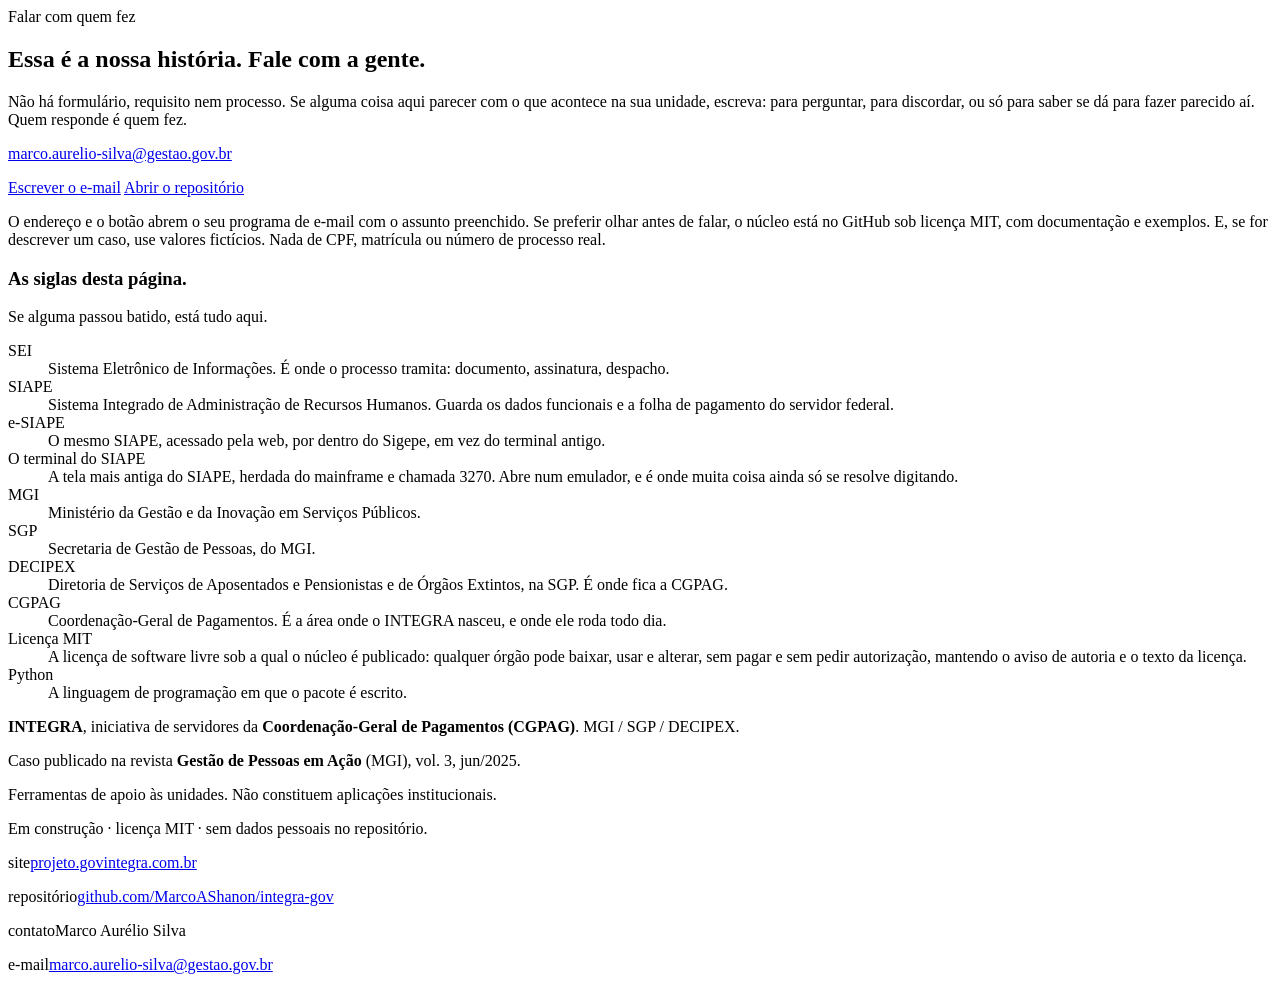
<file: site/parts/05-conversao.html>
<!-- Fatia 05 — conversao (piloto assistido) + rodape institucional.
     E o destino do CTA do hero (href="#conversao").

     Faixa de TINTA: os quinze tokens estao reescopados pela .faixa.tinta
     (contrato 4.2), entao aqui nao ha um unico hexadecimal — o mesmo
     var(--text) / .card / .btn-p das outras fatias se inverte sozinho.

     Sem dependencia de JavaScript: os .rise so ficam invisiveis se o
     head.html conseguiu marcar <html class="js"> (a regra e ".js .rise").
     Com JS bloqueado — filtro de orgao, robo de previa — a secao nasce
     inteira. Nenhum numero, nenhum link e nenhum botao daqui e gerado por
     script.

     A PROMESSA: conversa inicial e orientacao pontual. O h2 define
     "assistido" e limita o escopo na primeira frase, e o cartao "O que
     acontece depois do e-mail" fecha a porta por escrito. Nao ha
     formulario, newsletter, WhatsApp, prazo, fila nem acompanhamento. -->
<section id="conversao" class="faixa tinta">
  <div class="wrap">

    <div class="abertura rise">
      <span class="pill"><span class="ponto"></span>Falar com quem fez</span>
      <h2>Essa é a nossa história. Fale com a gente.</h2>
      <p class="lede">Não há formulário, requisito nem processo. Se alguma coisa aqui parecer com o que acontece na sua unidade, escreva: para perguntar, para discordar, ou só para saber se dá para fazer parecido aí. Quem responde é quem fez.</p>
    </div>

    <div class="fecho rise">
      <p class="endereco"><a class="link-neutro" href="mailto:marco.aurelio-silva@gestao.gov.br?subject=INTEGRA%20%E2%80%94%20conversa%20de%20diagn%C3%B3stico">marco.aurelio-silva@gestao.gov.br</a></p>
      <div class="acoes">
        <a class="btn btn-p" href="mailto:marco.aurelio-silva@gestao.gov.br?subject=INTEGRA%20%E2%80%94%20conversa%20de%20diagn%C3%B3stico">Escrever o e-mail</a>
        <a class="btn btn-s" href="https://github.com/MarcoAShanon/integra-gov">Abrir o repositório</a>
      </div>
      <p class="fuga">O endereço e o botão abrem o seu programa de e-mail com o assunto preenchido. Se preferir olhar antes de falar, o núcleo está no GitHub sob licença MIT, com documentação e exemplos. E, se for descrever um caso, use valores fictícios. Nada de CPF, matrícula ou número de processo real.</p>
    </div>

    <!-- ---------- as siglas ----------
         A pagina usa 17 termos tecnicos e siglas; os mais frequentes eram os
         menos explicados (DECIPEX 14 vezes, MGI 13, CGPAG 11, nenhum expandido
         no corpo). Um leitor que chefia uma area em outro orgao conhece SEI e
         SIAPE, mas nao tem por que conhecer a estrutura interna do MGI.

         DEZ TERMOS, nao dezessete: entram os que o leitor-alvo nao resolve
         sozinho e que aparecem com peso. OTP, CIS, TROCAHAB, headless, NUP,
         DOU e PSS ficaram de fora — aparecem uma ou duas vezes, todos na faixa
         tecnica, onde quem chega ou ja sabe ou nao precisa.

         REUSA .card.ficha, a primitiva de rotulo/valor do contrato 8.3-k: e
         exatamente a forma de um glossario, e nao precisa de CSS proprio.

         O TERMINAL entra como "O terminal do SIAPE", e nao como "3270", de
         proposito: .ficha dt tem letter-spacing .11em e o .num tem -.02em, a
         mesma colisao de tracking que fez o contrato 5.4 abrir excecao para a
         .pill. Com o numero no <dd> o problema nao existe, e o rotulo fica
         mais legivel para quem nunca ouviu falar em 3270. -->
    <div class="siglas rise" id="siglas">
      <div class="sub">
        <h3>As siglas desta página.</h3>
        <p>Se alguma passou batido, está tudo aqui.</p>
      </div>
      <div class="card ficha">
        <dl>
          <div>
            <dt>SEI</dt>
            <dd>Sistema Eletrônico de Informações. É onde o processo tramita: documento, assinatura, despacho.</dd>
          </div>
          <div>
            <dt>SIAPE</dt>
            <dd>Sistema Integrado de Administração de Recursos Humanos. Guarda os dados funcionais e a folha de pagamento do servidor federal.</dd>
          </div>
          <div>
            <dt>e-SIAPE</dt>
            <dd>O mesmo SIAPE, acessado pela web, por dentro do Sigepe, em vez do terminal antigo.</dd>
          </div>
          <div>
            <dt>O terminal do SIAPE</dt>
            <dd>A tela mais antiga do SIAPE, herdada do mainframe e chamada <span class="num">3270</span>. Abre num emulador, e é onde muita coisa ainda só se resolve digitando.</dd>
          </div>
          <div>
            <dt>MGI</dt>
            <dd>Ministério da Gestão e da Inovação em Serviços Públicos.</dd>
          </div>
          <div>
            <dt>SGP</dt>
            <dd>Secretaria de Gestão de Pessoas, do MGI.</dd>
          </div>
          <div>
            <dt>DECIPEX</dt>
            <dd>Diretoria de Serviços de Aposentados e Pensionistas e de Órgãos Extintos, na SGP. É onde fica a CGPAG.</dd>
          </div>
          <div>
            <dt>CGPAG</dt>
            <dd>Coordenação-Geral de Pagamentos. É a área onde o INTEGRA nasceu, e onde ele roda todo dia.</dd>
          </div>
          <div>
            <dt>Licença MIT</dt>
            <dd>A licença de software livre sob a qual o núcleo é publicado: qualquer órgão pode baixar, usar e alterar, sem pagar e sem pedir autorização, mantendo o aviso de autoria e o texto da licença.</dd>
          </div>
          <div>
            <dt>Python</dt>
            <dd>A linguagem de programação em que o pacote é escrito.</dd>
          </div>
        </dl>
      </div>
    </div>

    <div class="rodape">
      <div class="inst">
        <p><b>INTEGRA</b>, iniciativa de servidores da <b>Coordenação-Geral de Pagamentos (CGPAG)</b>. MGI / SGP / DECIPEX.</p>
        <p>Caso publicado na revista <b>Gestão de Pessoas em Ação</b> (MGI), vol. <span class="num">3</span>, <span class="num">jun/2025</span>.</p>
        <p>Ferramentas de apoio às unidades. Não constituem aplicações institucionais.</p>
        <p>Em construção · licença MIT · sem dados pessoais no repositório.</p>
      </div>
      <div class="contato">
        <p><span class="rot">site</span><a class="link-neutro" href="https://projeto.govintegra.com.br">projeto.govintegra.com.br</a></p>
        <p><span class="rot">repositório</span><a class="link-neutro" href="https://github.com/MarcoAShanon/integra-gov">github.com/MarcoAShanon/integra-gov</a></p>
        <p><span class="rot">contato</span><span class="val">Marco Aurélio Silva</span></p>
        <p><span class="rot">e-mail</span><a class="link-neutro" href="mailto:marco.aurelio-silva@gestao.gov.br">marco.aurelio-silva@gestao.gov.br</a></p>
      </div>
    </div>

  </div>
</section>
</file>
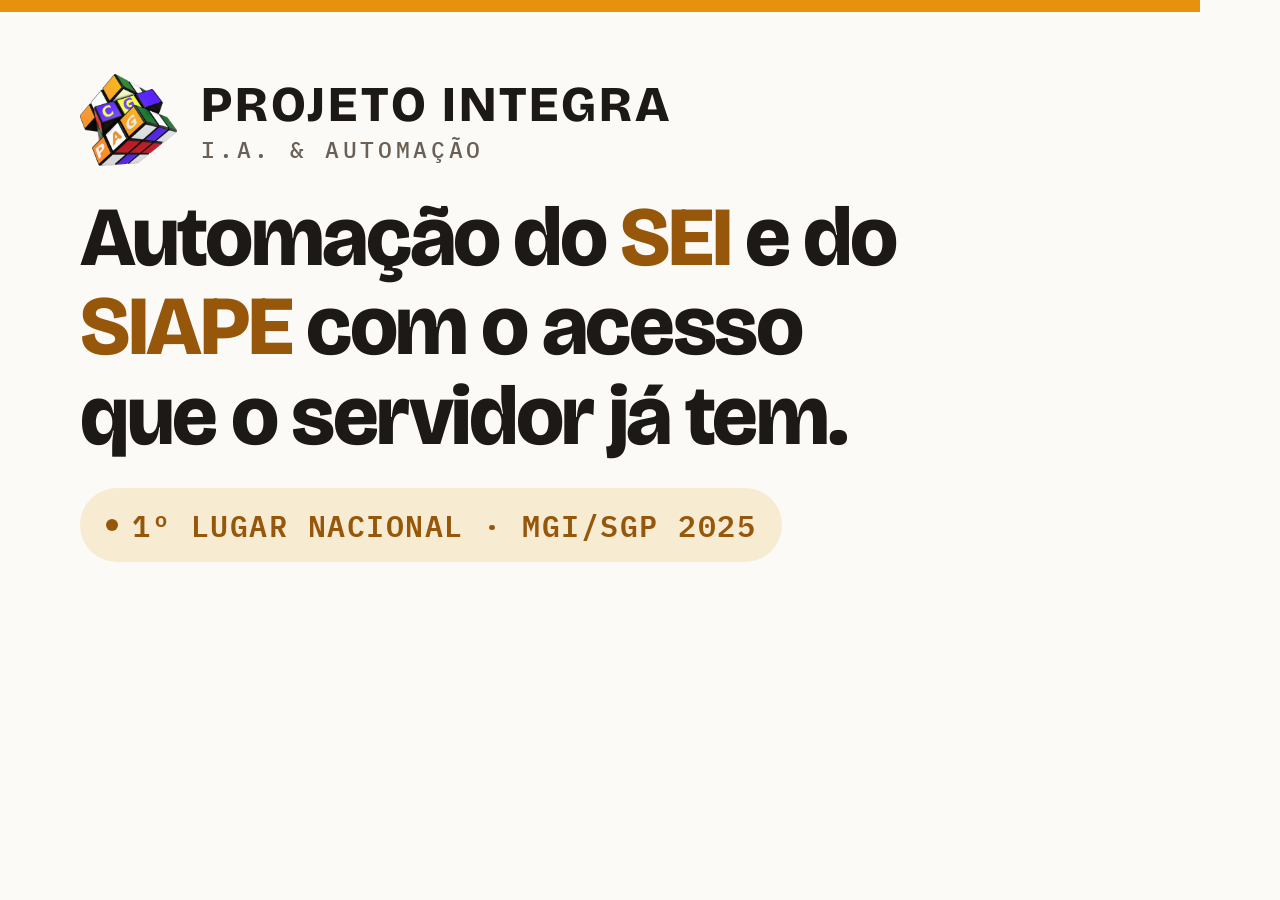
<file: site/parts/og.html>
<!doctype html>
<html lang="pt-BR">
<head>
<meta charset="utf-8">
<title>og-image do Projeto INTEGRA</title>

<!-- =====================================================================
     A FONTE DA og-image.png. Esta pagina NAO passa pelo montador: ela e
     autonoma, tem exatamente 1200x630 e existe so para ser fotografada
     por site/gerar_og.py.

     DEPENDENCIA QUE NAO PODE FICAR IMPLICITA: o contrato decidiu compor o
     wordmark em TEXTO, e isso vale para a pagina. O compartilhamento
     social continua exigindo a marca como IMAGEM — e e este arquivo,
     renderizado, que a produz. Ou seja: se o contrato trocar
     --font-display, a marca do link deixa de bater com a marca da pagina
     ate alguem rodar `python site/gerar_og.py` de novo. Nao e opcional.

     Os tokens abaixo sao COPIA do tema claro do 00-sistema.css. Copia,
     porque a pagina e standalone e nao pode importar o CSS do sistema —
     entao ela tambem nao e coberta pelo auditar_contrato.py. Se um valor
     mudar la, muda aqui.
     ===================================================================== -->

<link rel="preconnect" href="https://fonts.googleapis.com">
<link rel="preconnect" href="https://fonts.gstatic.com" crossorigin>
<link rel="stylesheet" href="https://fonts.googleapis.com/css2?family=Bricolage+Grotesque:wght@600..800&family=IBM+Plex+Mono:wght@400;500;600&display=swap">

<style>
:root{
  /* copia do tema claro do 00-sistema.css */
  --bg:#FBFAF7;
  --surface:#FFFFFF;
  --text:#1C1917;
  --text-soft:#6A6055;
  --border:#DED7C9;
  --acento:#E7920D;
  --acento-ink:#96570A;
  --acento-soft:#F7EBD2;
  --font-display:"Bricolage Grotesque","Segoe UI","Helvetica Neue",Arial,sans-serif;
  --font-mono:"IBM Plex Mono",ui-monospace,"Cascadia Mono",Consolas,"Liberation Mono",monospace;
}

*{box-sizing:border-box}
html,body{margin:0;padding:0}

body{
  width:1200px;
  height:630px;
  overflow:hidden;
  background:var(--bg);
  color:var(--text);
  -webkit-font-smoothing:antialiased;
}

.cartao{
  width:1200px;
  height:630px;
  padding:74px 80px 68px;
  display:flex;
  flex-direction:column;
  justify-content:space-between;
  position:relative;
}

/* faixa de ambar no topo: a unica coisa que sobrevive inteira em
   miniatura, e ja identifica a marca antes de qualquer texto. */
.faixa-topo{
  position:absolute;
  left:0; top:0;
  width:100%; height:12px;
  background:var(--acento);
}

/* ---------------- a marca ---------------- */
.marca{display:flex;align-items:center;gap:24px}
.marca-cubo{height:92px;width:auto;display:block;flex:none}
.marca-texto{display:flex;flex-direction:column;gap:8px}
.marca-nome{
  font-family:var(--font-display);
  font-weight:800;
  font-size:50px;
  letter-spacing:.055em;
  text-transform:uppercase;
  line-height:1.02;
  color:var(--text);
}
.marca-desc{
  font-family:var(--font-mono);
  font-weight:500;
  font-size:23px;
  letter-spacing:.16em;
  text-transform:uppercase;
  line-height:1;
  color:var(--text-soft);
}

/* ---------------- a proposicao ----------------
   E o que precisa ser legivel a 300px de largura: a 84px, uma miniatura
   de 1/4 ainda entrega 21px de altura de letra. */
.proposicao{
  margin:0;
  font-family:var(--font-display);
  font-weight:800;
  font-size:84px;
  line-height:1.06;
  letter-spacing:-.028em;
  max-width:17ch;
  text-wrap:balance;
}
/* SEI e SIAPE em ambar: aqui e fundo claro, onde --acento-ink x --text
   mede 3,05:1 (contrato 6.2-b). E <em>, entao a cor e ornamento sobre
   uma marcacao que ja carrega a enfase. */
.proposicao em{font-style:normal;color:var(--acento-ink)}

/* ---------------- o rodape ---------------- */
.rodape{display:flex;align-items:center;gap:20px}
.selo{
  display:inline-flex;
  align-items:center;
  gap:14px;
  padding:14px 26px;
  border-radius:999px;
  background:var(--acento-soft);
  color:var(--acento-ink);
  font-family:var(--font-mono);
  font-weight:600;
  font-size:30px;
  letter-spacing:.05em;
  text-transform:uppercase;
  white-space:nowrap;
}
.selo .ponto{width:12px;height:12px;border-radius:50%;background:currentColor;flex:none}
</style>
</head>
<body>
<div class="cartao">
  <div class="faixa-topo"></div>

  <div class="marca">
    <img class="marca-cubo" src="../assets/cubo-integra.png"
         alt="" aria-hidden="true" width="283" height="268">
    <span class="marca-texto">
      <b class="marca-nome">Projeto INTEGRA</b>
      <span class="marca-desc">I.A. &amp; Automação</span>
    </span>
  </div>

  <h1 class="proposicao">Automação do <em>SEI</em> e do <em>SIAPE</em> com o acesso que o servidor já tem.</h1>

  <div class="rodape">
    <span class="selo"><span class="ponto"></span>1º lugar nacional · MGI/SGP 2025</span>
  </div>
</div>
</body>
</html>
</file>
